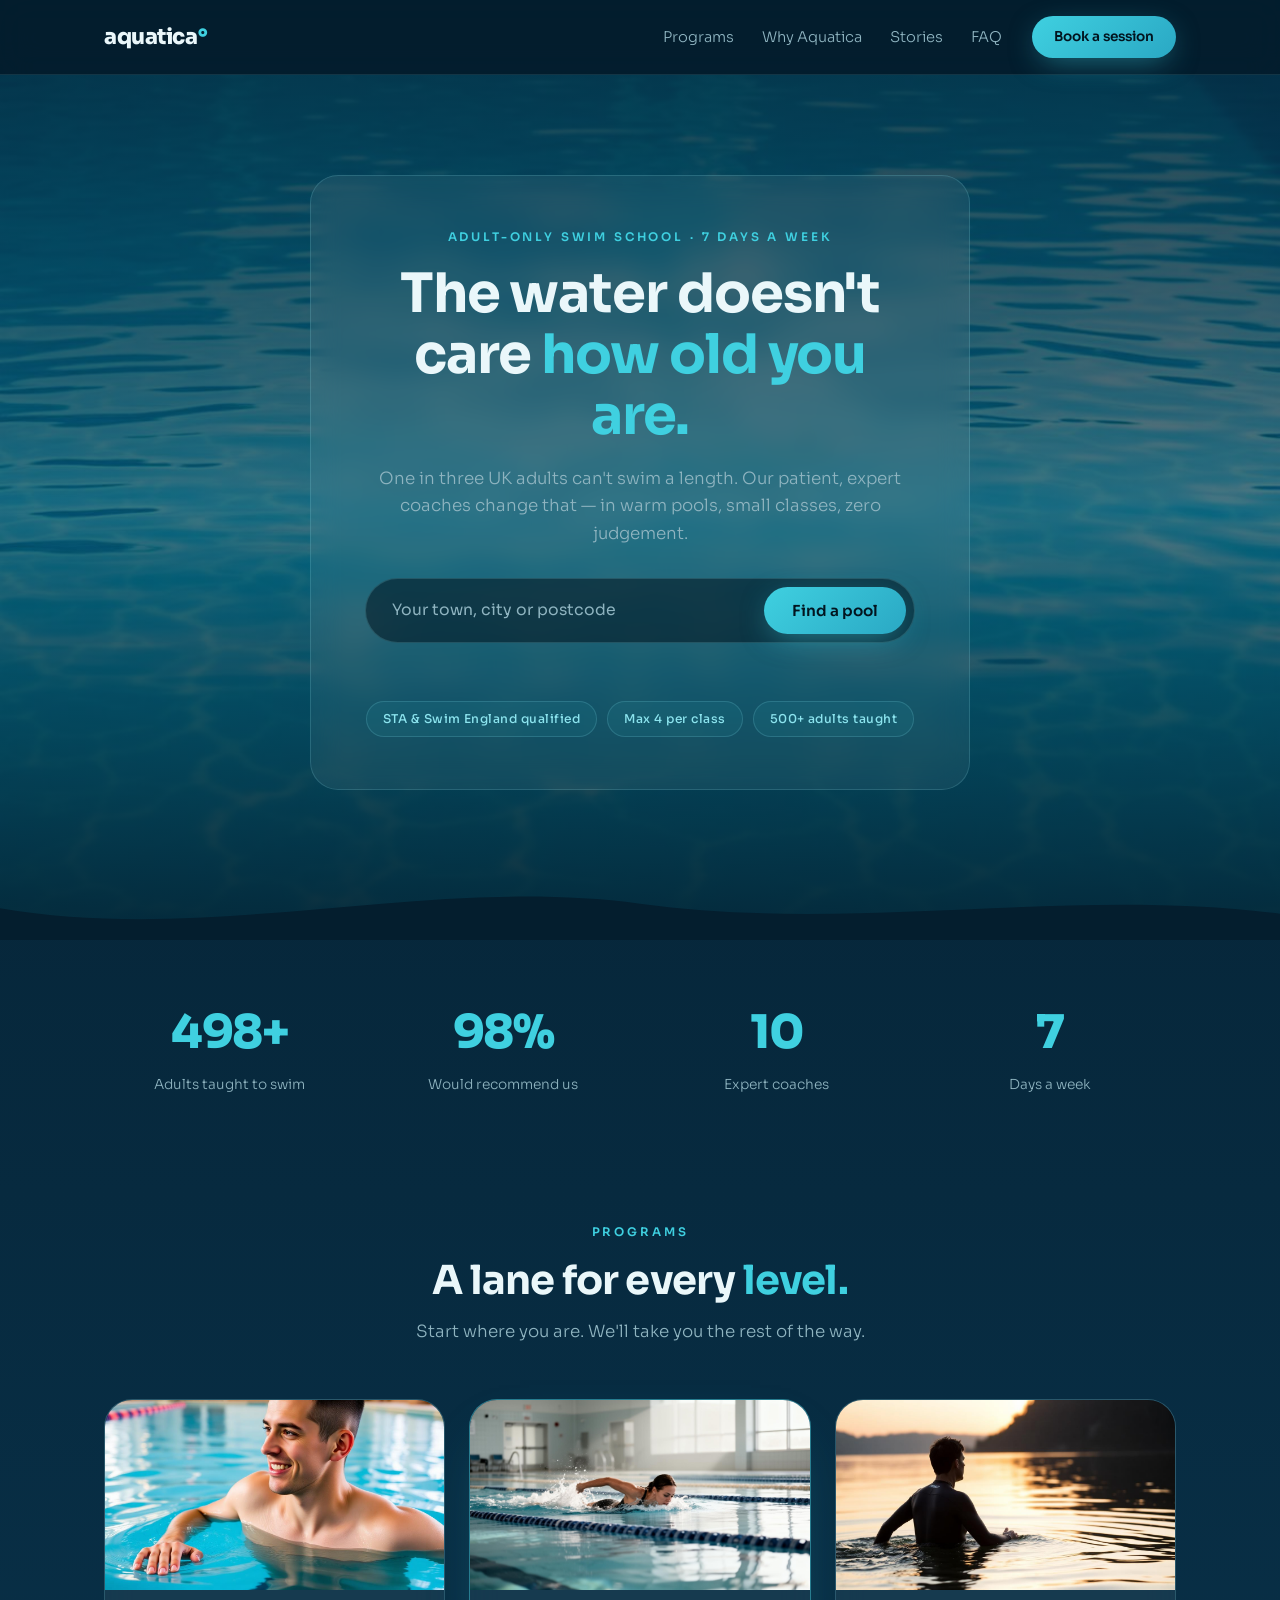
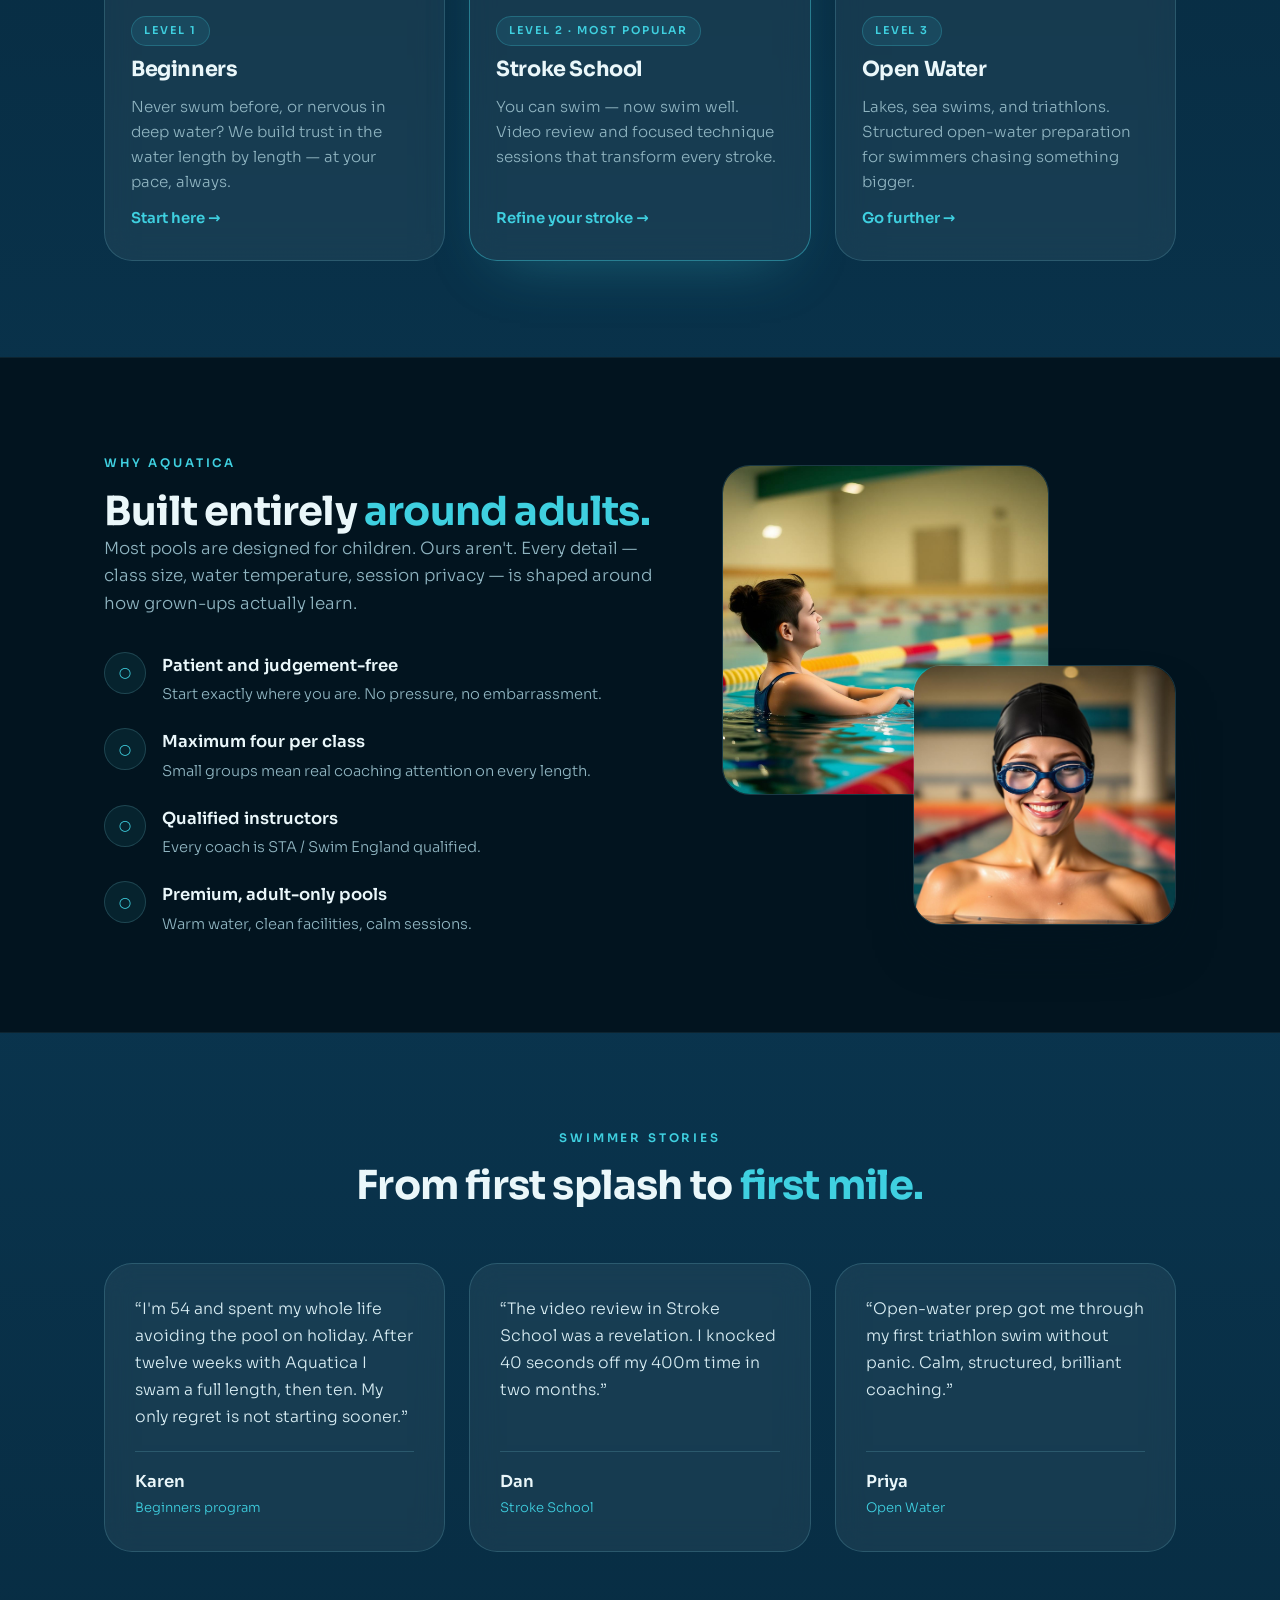
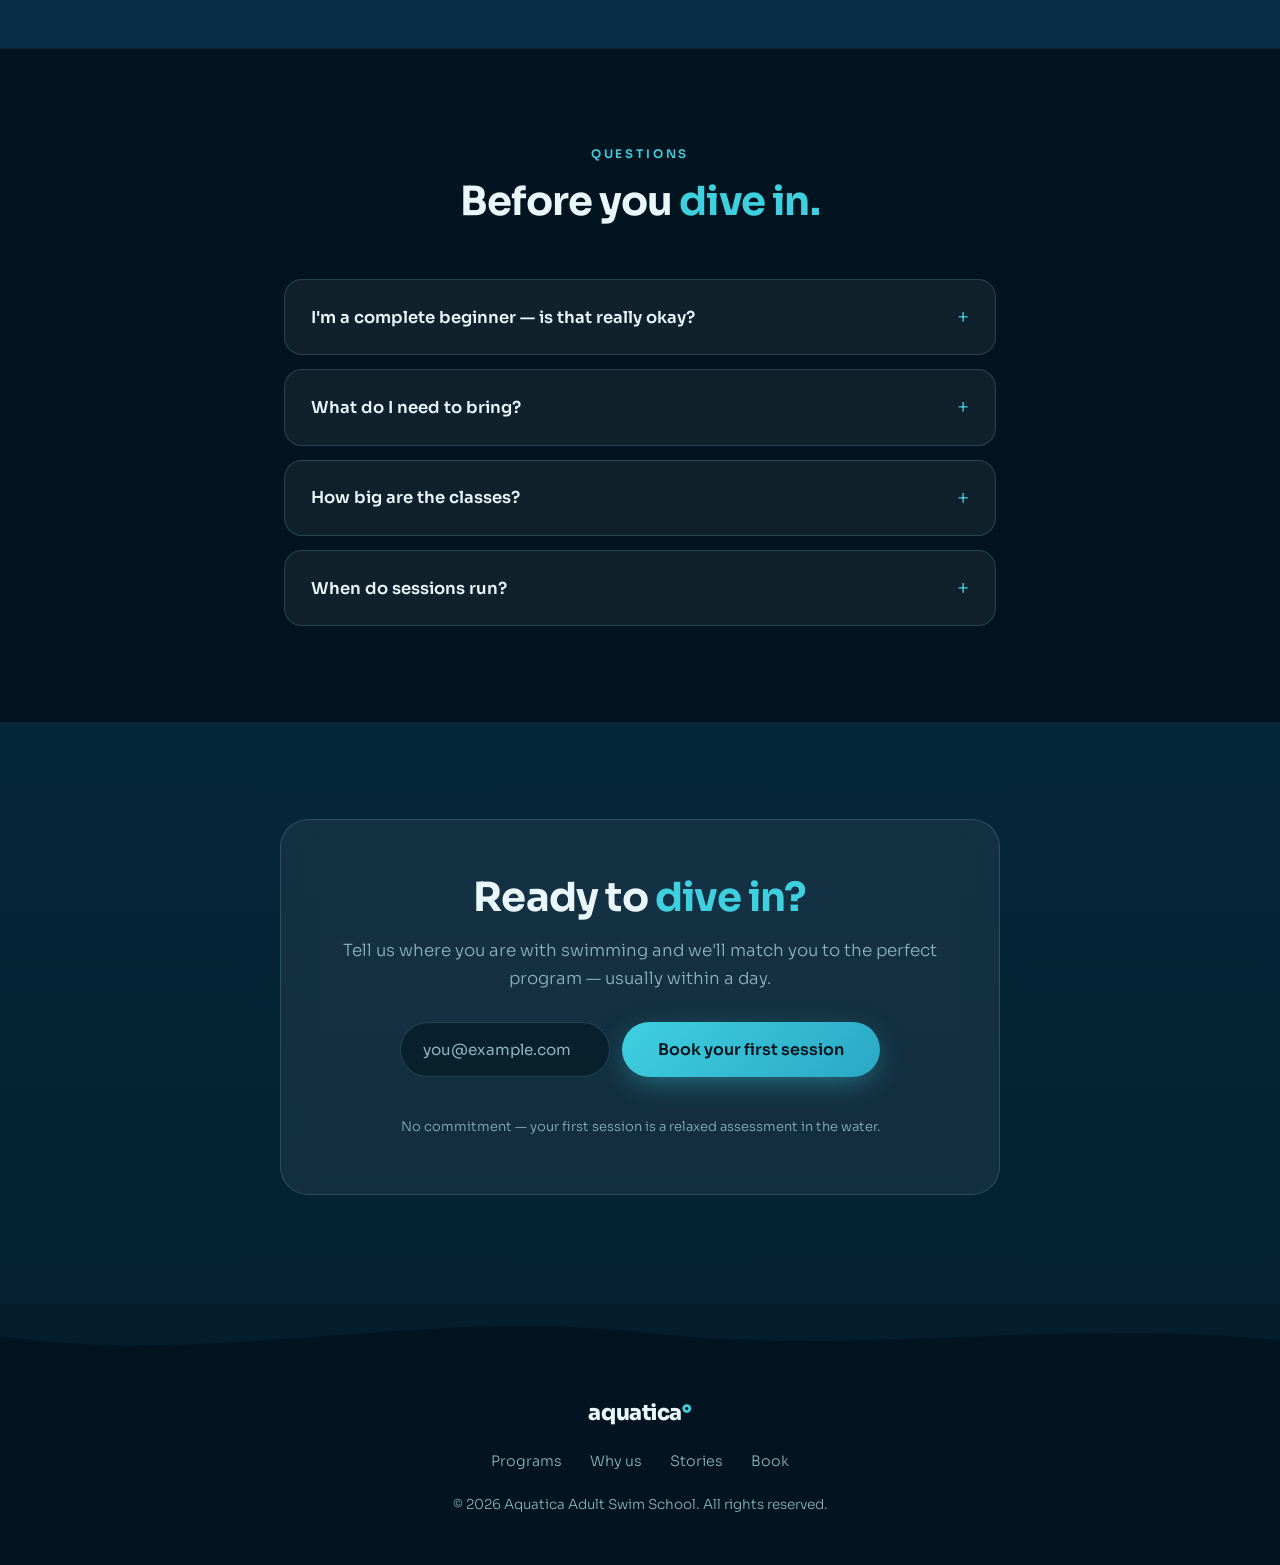
<file: portfolio/aquatica/index.html>
<!doctype html>
<html lang="en">
<head>
  <meta charset="utf-8" />
  <meta name="viewport" content="width=device-width,initial-scale=1" />
  <title>Aquatica — Adult Swim School | Learn to Swim with Confidence</title>
  <meta name="description" content="Aquatica is a specialist adult-only swim school. Patient, expert coaching in warm premium pools — beginners, stroke school, and open-water prep, 7 days a week." />
  <meta name="theme-color" content="#041e2e" />
  <meta property="og:type" content="website" />
  <meta property="og:title" content="Aquatica | Adult swim lessons for beginners & stroke improvement" />
  <meta property="og:description" content="Patient, adult-only swim programs in calm pools with expert coaching for every level." />
  <meta property="og:image" content="images/hero-swim.jpg" />
  <link rel="preconnect" href="https://fonts.googleapis.com" />
  <link rel="preconnect" href="https://fonts.gstatic.com" crossorigin />
  <link href="https://fonts.googleapis.com/css2?family=Sora:wght@300;400;500;600;700;800&display=swap" rel="stylesheet" />
  <link rel="stylesheet" href="styles.css" />
</head>
<body>
  <a class="skip-link" href="#main">Skip to main content</a>

  <!-- NAV -->
  <header class="nav-wrap">
    <nav class="nav container" aria-label="Primary navigation">
      <a href="#main" class="wordmark">aquatica<span>°</span></a>
      <div class="nav-links" id="primary-navigation" data-visible="false">
        <a href="#programs">Programs</a>
        <a href="#why">Why Aquatica</a>
        <a href="#stories">Stories</a>
        <a href="#faq">FAQ</a>
      </div>
      <a href="#book" class="btn btn-glow btn-sm nav-cta">Book a session</a>
      <button type="button" class="nav-toggle" aria-expanded="false" aria-controls="primary-navigation" aria-label="Toggle navigation">
        <span></span><span></span>
      </button>
    </nav>
  </header>

  <main id="main">

  <!-- HERO -->
  <section class="hero">
    <div class="hero-bg" aria-hidden="true">
      <div class="hero-img" style="background-image:url('images/water.jpg')"></div>
      <div class="hero-tint"></div>
    </div>
    <div class="container hero-inner">
      <div class="glass hero-panel reveal">
        <p class="eyebrow">Adult-only swim school · 7 days a week</p>
        <h1>The water doesn't care <span class="aqua">how old you are.</span></h1>
        <p class="lede">One in three UK adults can't swim a length. Our patient, expert coaches change that — in warm pools, small classes, zero judgement.</p>
        <form class="search" novalidate>
          <label class="sr-only" for="pool-search">Search by town, city or postcode</label>
          <input id="pool-search" type="search" placeholder="Your town, city or postcode" aria-describedby="pool-search-feedback" />
          <button class="btn btn-glow" type="submit">Find a pool</button>
        </form>
        <p class="search-feedback" id="pool-search-feedback" aria-live="polite"></p>
        <div class="hero-badges">
          <span>STA &amp; Swim England qualified</span>
          <span>Max 4 per class</span>
          <span>500+ adults taught</span>
        </div>
      </div>
    </div>
    <svg class="wave" viewBox="0 0 1440 90" preserveAspectRatio="none" aria-hidden="true">
      <path d="M0,48 C240,95 480,5 720,42 C960,80 1200,20 1440,55 L1440,90 L0,90 Z" fill="currentColor"/>
    </svg>
  </section>

  <!-- STATS -->
  <section class="stats">
    <div class="container stats-grid">
      <div class="reveal"><span class="stat-n" data-count="500" data-suffix="+">0</span><span class="stat-l">Adults taught to swim</span></div>
      <div class="reveal"><span class="stat-n" data-count="98" data-suffix="%">0</span><span class="stat-l">Would recommend us</span></div>
      <div class="reveal"><span class="stat-n" data-count="10">0</span><span class="stat-l">Expert coaches</span></div>
      <div class="reveal"><span class="stat-n" data-count="7">0</span><span class="stat-l">Days a week</span></div>
    </div>
  </section>

  <!-- PROGRAMS -->
  <section id="programs" class="section">
    <div class="container">
      <div class="sec-head reveal">
        <p class="eyebrow">Programs</p>
        <h2>A lane for every <span class="aqua">level.</span></h2>
        <p class="lede">Start where you are. We'll take you the rest of the way.</p>
      </div>
      <div class="programs">
        <article class="glass program reveal">
          <div class="program-img"><img src="images/beginner.jpg" alt="A beginner adult swimmer gaining confidence" loading="lazy" /></div>
          <div class="program-body">
            <span class="program-tag">Level 1</span>
            <h3>Beginners</h3>
            <p>Never swum before, or nervous in deep water? We build trust in the water length by length — at your pace, always.</p>
            <a href="#book" class="link-arrow">Start here <span aria-hidden="true">→</span></a>
          </div>
        </article>
        <article class="glass program program-featured reveal">
          <div class="program-img"><img src="images/hero-swim.jpg" alt="Swimmer refining freestyle technique" loading="lazy" /></div>
          <div class="program-body">
            <span class="program-tag">Level 2 · Most popular</span>
            <h3>Stroke School</h3>
            <p>You can swim — now swim well. Video review and focused technique sessions that transform every stroke.</p>
            <a href="#book" class="link-arrow">Refine your stroke <span aria-hidden="true">→</span></a>
          </div>
        </article>
        <article class="glass program reveal">
          <div class="program-img"><img src="images/openwater.jpg" alt="Open water swimmer training in a lake" loading="lazy" /></div>
          <div class="program-body">
            <span class="program-tag">Level 3</span>
            <h3>Open Water</h3>
            <p>Lakes, sea swims, and triathlons. Structured open-water preparation for swimmers chasing something bigger.</p>
            <a href="#book" class="link-arrow">Go further <span aria-hidden="true">→</span></a>
          </div>
        </article>
      </div>
    </div>
  </section>

  <!-- WHY -->
  <section id="why" class="section sec-deep">
    <div class="container why-grid">
      <div class="why-copy reveal">
        <p class="eyebrow">Why Aquatica</p>
        <h2>Built entirely <span class="aqua">around adults.</span></h2>
        <p class="lede">Most pools are designed for children. Ours aren't. Every detail — class size, water temperature, session privacy — is shaped around how grown-ups actually learn.</p>
        <ul class="features">
          <li>
            <span class="ficon" aria-hidden="true">○</span>
            <div><strong>Patient and judgement-free</strong><p>Start exactly where you are. No pressure, no embarrassment.</p></div>
          </li>
          <li>
            <span class="ficon" aria-hidden="true">○</span>
            <div><strong>Maximum four per class</strong><p>Small groups mean real coaching attention on every length.</p></div>
          </li>
          <li>
            <span class="ficon" aria-hidden="true">○</span>
            <div><strong>Qualified instructors</strong><p>Every coach is STA / Swim England qualified.</p></div>
          </li>
          <li>
            <span class="ficon" aria-hidden="true">○</span>
            <div><strong>Premium, adult-only pools</strong><p>Warm water, clean facilities, calm sessions.</p></div>
          </li>
        </ul>
      </div>
      <div class="why-photos reveal" aria-hidden="true">
        <div class="why-photo wp-a"><img src="images/coach.jpg" alt="" loading="lazy" /></div>
        <div class="why-photo wp-b"><img src="images/swimmer-portrait.jpg" alt="" loading="lazy" /></div>
      </div>
    </div>
  </section>

  <!-- STORIES -->
  <section id="stories" class="section">
    <div class="container">
      <div class="sec-head reveal">
        <p class="eyebrow">Swimmer stories</p>
        <h2>From first splash to <span class="aqua">first mile.</span></h2>
      </div>
      <div class="stories">
        <figure class="glass story reveal">
          <blockquote>“I'm 54 and spent my whole life avoiding the pool on holiday. After twelve weeks with Aquatica I swam a full length, then ten. My only regret is not starting sooner.”</blockquote>
          <figcaption><strong>Karen</strong><span>Beginners program</span></figcaption>
        </figure>
        <figure class="glass story reveal">
          <blockquote>“The video review in Stroke School was a revelation. I knocked 40 seconds off my 400m time in two months.”</blockquote>
          <figcaption><strong>Dan</strong><span>Stroke School</span></figcaption>
        </figure>
        <figure class="glass story reveal">
          <blockquote>“Open-water prep got me through my first triathlon swim without panic. Calm, structured, brilliant coaching.”</blockquote>
          <figcaption><strong>Priya</strong><span>Open Water</span></figcaption>
        </figure>
      </div>
    </div>
  </section>

  <!-- FAQ -->
  <section id="faq" class="section sec-deep">
    <div class="container faq-wrap">
      <div class="sec-head reveal">
        <p class="eyebrow">Questions</p>
        <h2>Before you <span class="aqua">dive in.</span></h2>
      </div>
      <div class="faq-list reveal">
        <details>
          <summary>I'm a complete beginner — is that really okay?<span class="faq-x" aria-hidden="true">+</span></summary>
          <p>It's exactly who we built Aquatica for. Most of our beginners have never swum a length in their life. You'll start in shallow, warm water and progress only when you're ready.</p>
        </details>
        <details>
          <summary>What do I need to bring?<span class="faq-x" aria-hidden="true">+</span></summary>
          <p>Just swimwear, a towel, and goggles if you have them. We provide everything else, including floats and training aids.</p>
        </details>
        <details>
          <summary>How big are the classes?<span class="faq-x" aria-hidden="true">+</span></summary>
          <p>Never more than four swimmers per coach. Private one-to-one sessions are also available on request.</p>
        </details>
        <details>
          <summary>When do sessions run?<span class="faq-x" aria-hidden="true">+</span></summary>
          <p>Seven days a week — mornings, evenings, and weekends — so lessons fit around your work, not the other way round.</p>
        </details>
      </div>
    </div>
  </section>

  <!-- CTA -->
  <section id="book" class="cta">
    <div class="container">
      <div class="glass cta-panel reveal">
        <h2>Ready to <span class="aqua">dive in?</span></h2>
        <p class="lede">Tell us where you are with swimming and we'll match you to the perfect program — usually within a day.</p>
        <form class="cta-form" novalidate>
          <label class="sr-only" for="cta-email">Your email address</label>
          <input id="cta-email" type="email" placeholder="you@example.com" required />
          <button class="btn btn-glow btn-lg" type="submit">Book your first session</button>
        </form>
        <p class="cta-feedback" aria-live="polite"></p>
        <p class="cta-note">No commitment — your first session is a relaxed assessment in the water.</p>
      </div>
    </div>
  </section>

  </main>

  <!-- FOOTER -->
  <footer class="footer">
    <svg class="wave wave-footer" viewBox="0 0 1440 90" preserveAspectRatio="none" aria-hidden="true">
      <path d="M0,48 C240,95 480,5 720,42 C960,80 1200,20 1440,55 L1440,0 L0,0 Z" fill="currentColor"/>
    </svg>
    <div class="container footer-inner">
      <a href="#main" class="wordmark">aquatica<span>°</span></a>
      <nav class="footer-nav" aria-label="Footer">
        <a href="#programs">Programs</a>
        <a href="#why">Why us</a>
        <a href="#stories">Stories</a>
        <a href="#book">Book</a>
      </nav>
      <p class="muted">© <span id="year"></span> Aquatica Adult Swim School. All rights reserved.</p>
    </div>
  </footer>

  <script src="script.js" defer></script>
</body>
</html>
</file>
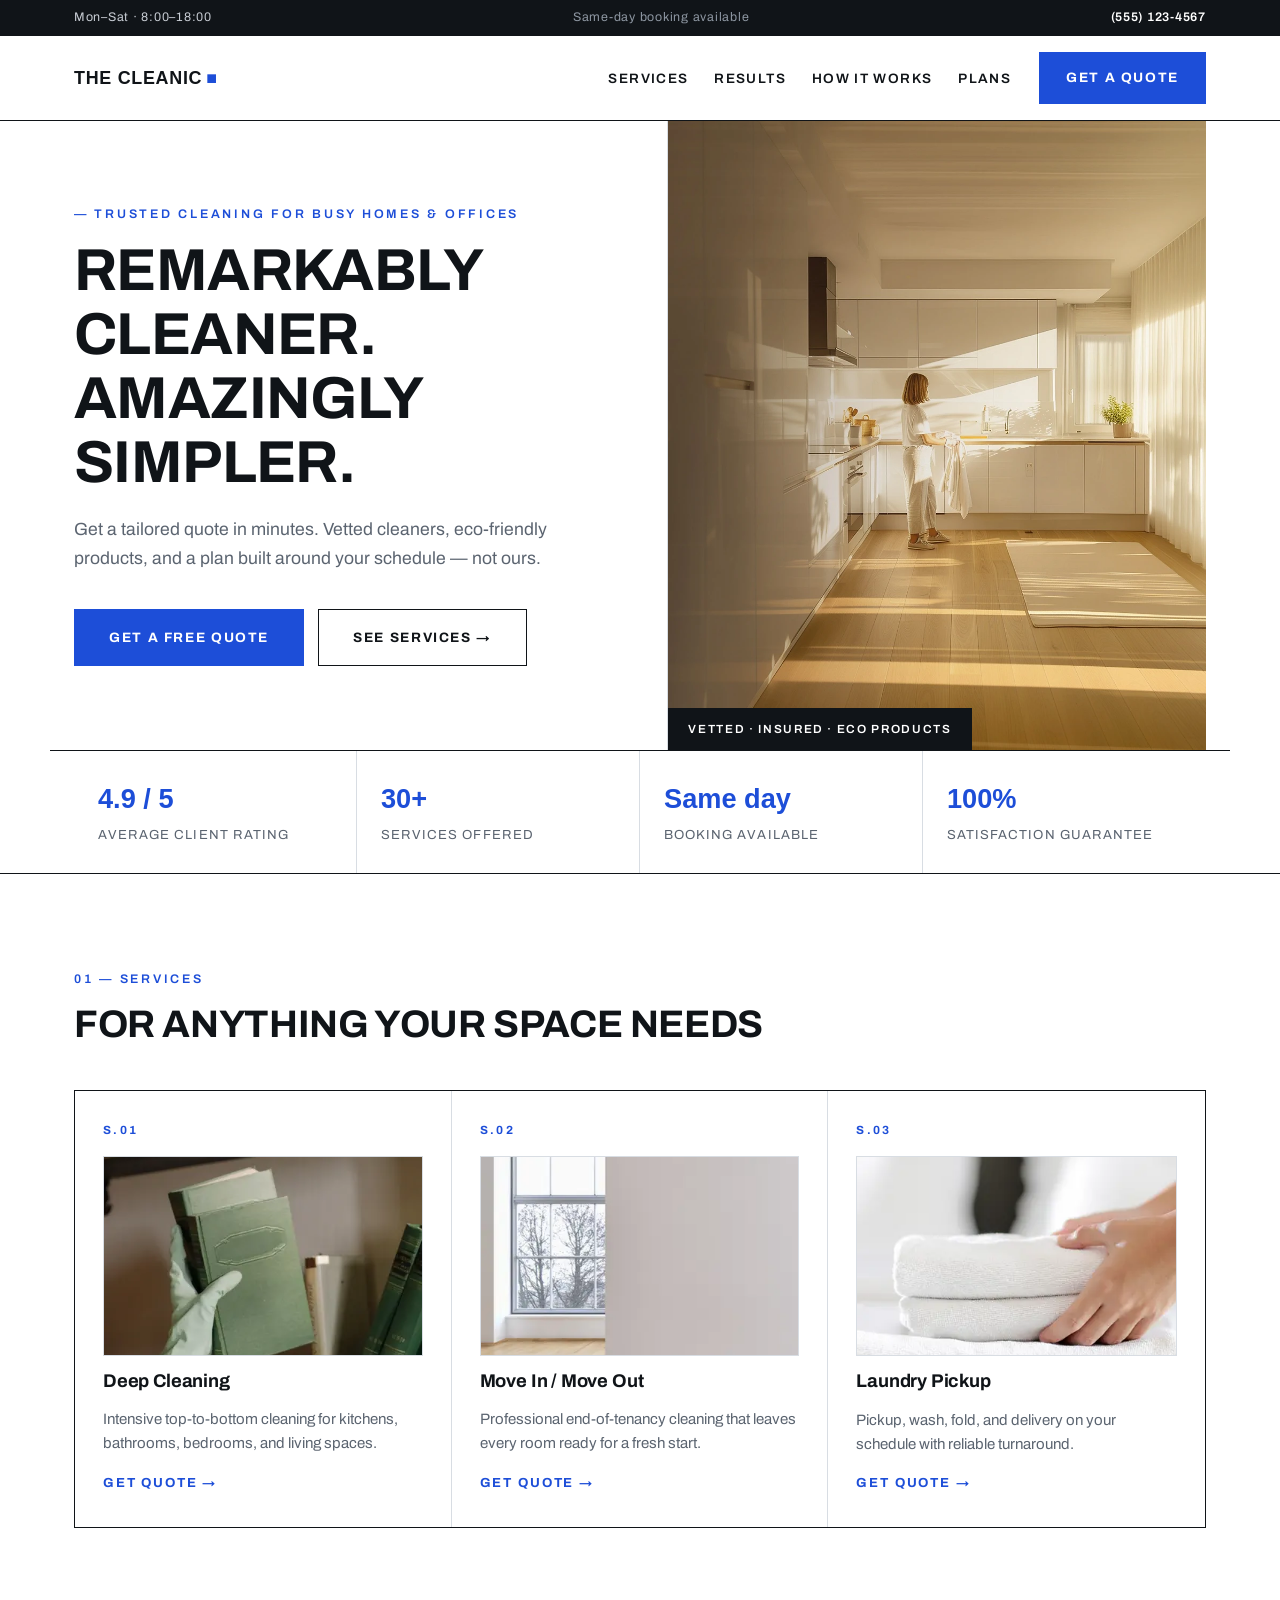
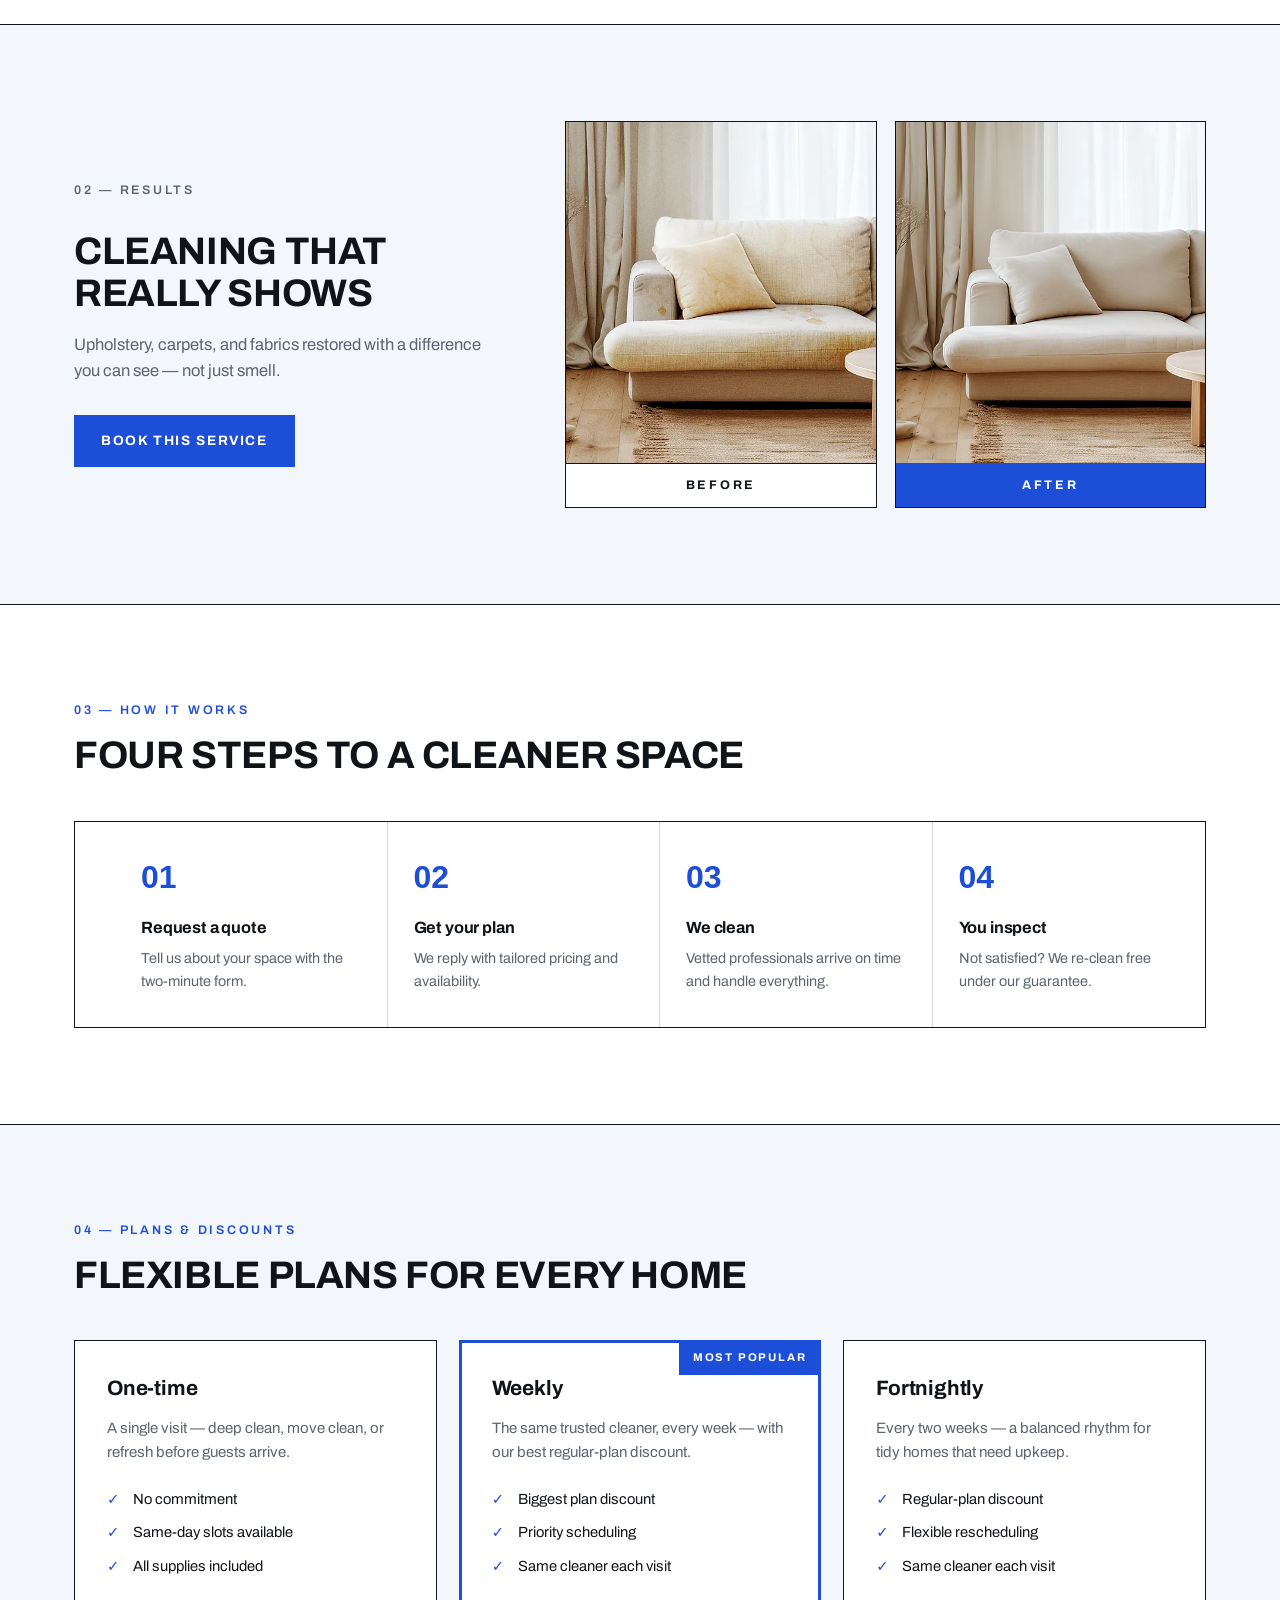
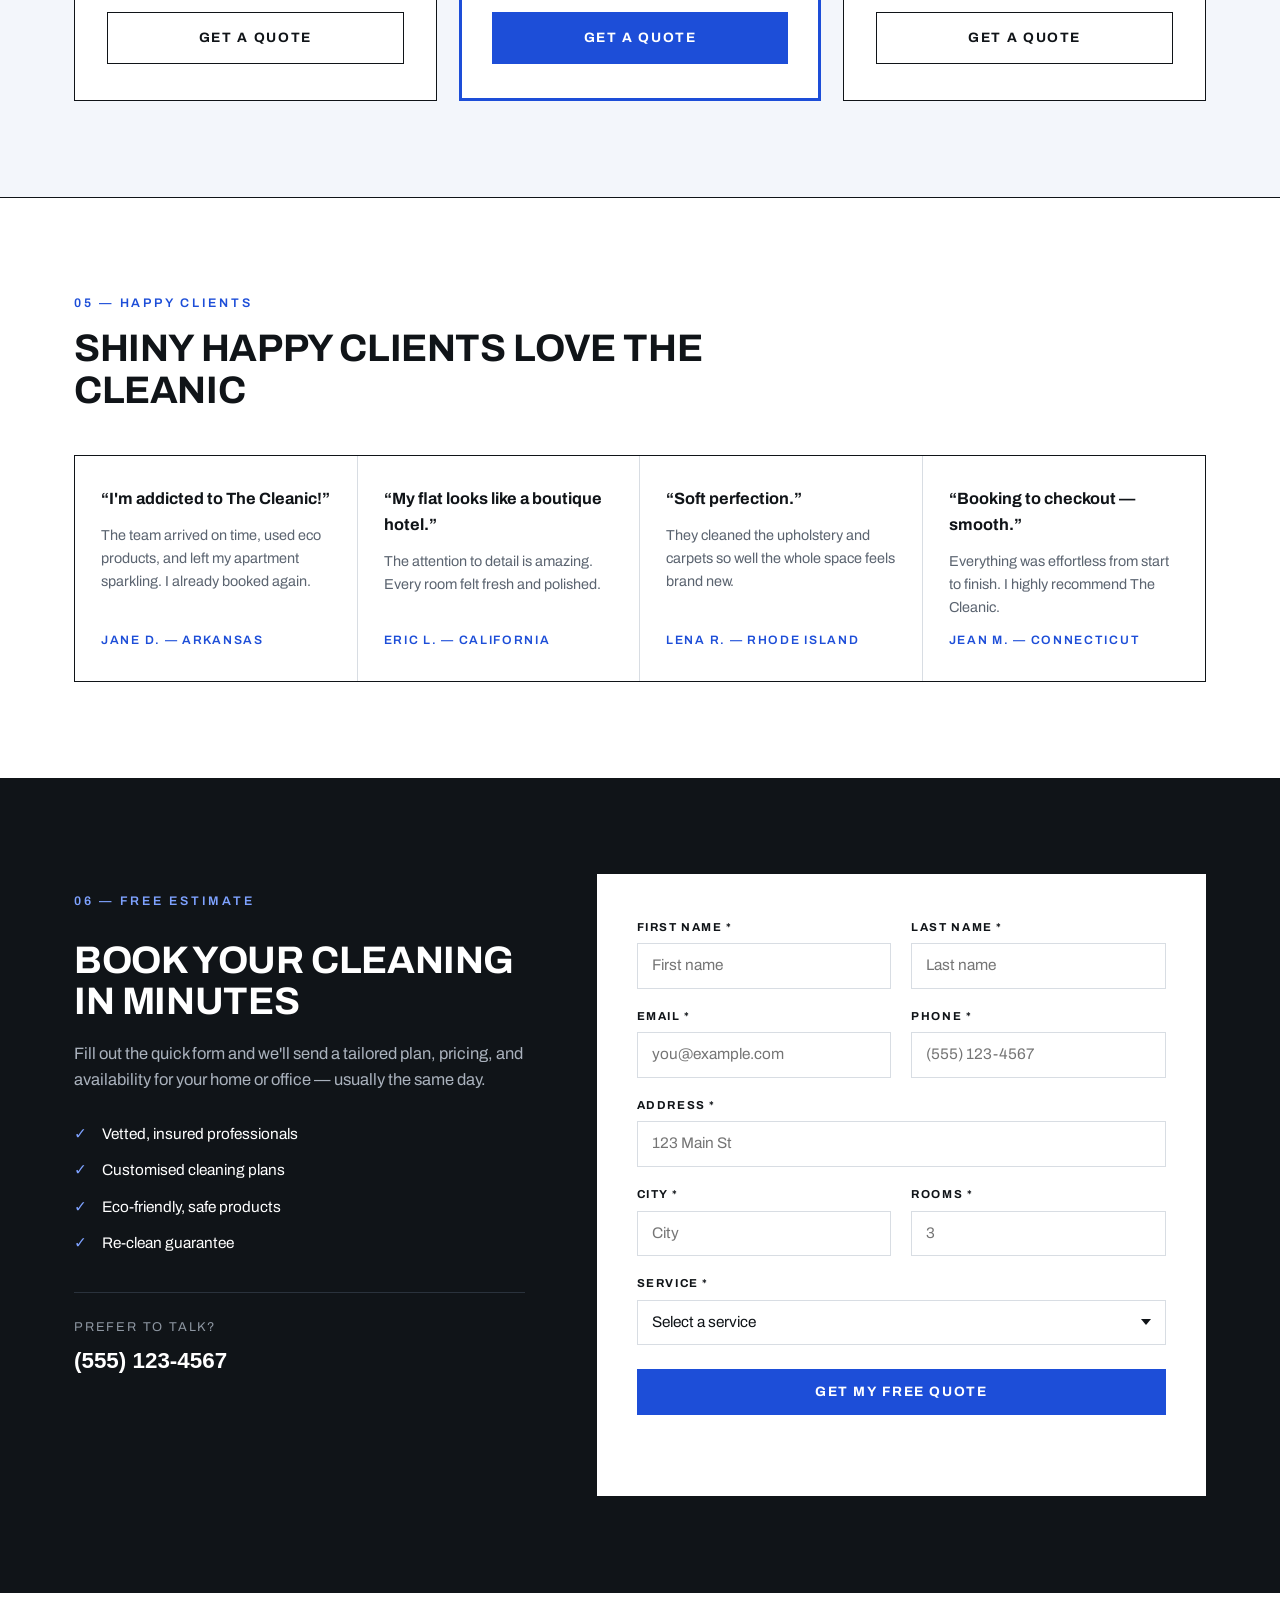
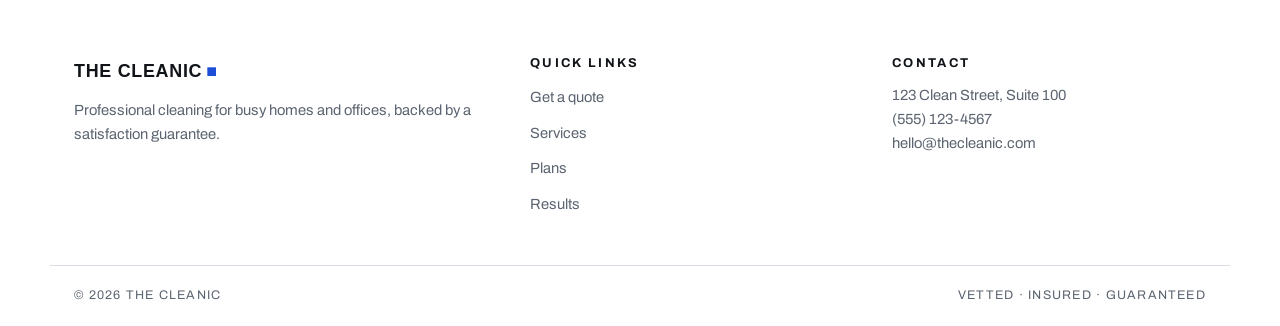
<file: portfolio/cleanic/index.html>
<!DOCTYPE html>
<html lang="en">
<head>
    <meta charset="UTF-8">
    <meta name="viewport" content="width=device-width, initial-scale=1.0">
    <title>The Cleanic — Home &amp; Office Cleaning | Free Quotes in Minutes</title>
    <meta name="description" content="Professional home and office cleaning with fast online quotes, flexible plans, vetted local cleaners, and a satisfaction guarantee. Same-day booking available.">
    <link rel="stylesheet" href="CSS/Normalize.css">
    <link rel="stylesheet" href="CSS/style.css">
    <link rel="preconnect" href="https://fonts.googleapis.com">
    <link rel="preconnect" href="https://fonts.gstatic.com" crossorigin>
    <link href="https://fonts.googleapis.com/css2?family=Archivo:wght@400;500;600;700;800&family=Archivo+Expanded:wght@600;700;800&display=swap" rel="stylesheet">
</head>
<body>
    <!-- Utility bar -->
    <div class="util-bar">
        <div class="container util-inner">
            <span>Mon–Sat · 8:00–18:00</span>
            <span class="util-mid">Same-day booking available</span>
            <a href="tel:+15551234567">(555) 123-4567</a>
        </div>
    </div>

    <header class="site-header">
        <div class="container header-inner">
            <a href="#home" class="brand">THE CLEANIC<span>■</span></a>
            <input type="checkbox" id="menu-toggle" class="menu-toggle" aria-label="Toggle navigation">
            <label for="menu-toggle" class="menu-button" aria-label="Open navigation menu">
                <span></span><span></span><span></span>
            </label>
            <nav class="main-nav" aria-label="Primary navigation">
                <ul>
                    <li><a href="#services">Services</a></li>
                    <li><a href="#proof">Results</a></li>
                    <li><a href="#process">How it works</a></li>
                    <li><a href="#plans">Plans</a></li>
                </ul>
                <a href="#estimate" class="button button-primary">Get a quote</a>
            </nav>
        </div>
    </header>

    <main>
        <!-- HERO -->
        <section id="home" class="hero">
            <div class="container hero-grid">
                <div class="hero-copy">
                    <p class="label">— Trusted cleaning for busy homes &amp; offices</p>
                    <h1>Remarkably cleaner.<br>Amazingly simpler.</h1>
                    <p class="hero-text">Get a tailored quote in minutes. Vetted cleaners, eco-friendly products, and a plan built around your schedule — not ours.</p>
                    <div class="hero-actions">
                        <a href="#estimate" class="button button-primary button-lg">Get a free quote</a>
                        <a href="#services" class="button button-ghost button-lg">See services →</a>
                    </div>
                </div>
                <div class="hero-photo">
                    <img src="images/woman2.webp" alt="Professional cleaner at work" loading="eager">
                    <span class="hero-photo-tag">Vetted · Insured · Eco products</span>
                </div>
            </div>
            <div class="container hero-stats">
                <div><strong>4.9 / 5</strong><span>Average client rating</span></div>
                <div><strong>30+</strong><span>Services offered</span></div>
                <div><strong>Same day</strong><span>Booking available</span></div>
                <div><strong>100%</strong><span>Satisfaction guarantee</span></div>
            </div>
        </section>

        <!-- SERVICES -->
        <section id="services" class="section">
            <div class="container">
                <div class="sec-head">
                    <p class="label">01 — Services</p>
                    <h2>For anything your space needs</h2>
                </div>
                <div class="services-grid">
                    <article class="service-card">
                        <span class="card-num">S.01</span>
                        <img src="images/book.webp" alt="Deep cleaning of a living space" loading="lazy">
                        <h3>Deep Cleaning</h3>
                        <p>Intensive top-to-bottom cleaning for kitchens, bathrooms, bedrooms, and living spaces.</p>
                        <a href="#estimate" class="card-link">Get quote →</a>
                    </article>
                    <article class="service-card">
                        <span class="card-num">S.02</span>
                        <img src="images/floor.webp" alt="Move-in cleaning of an empty room" loading="lazy">
                        <h3>Move In / Move Out</h3>
                        <p>Professional end-of-tenancy cleaning that leaves every room ready for a fresh start.</p>
                        <a href="#estimate" class="card-link">Get quote →</a>
                    </article>
                    <article class="service-card">
                        <span class="card-num">S.03</span>
                        <img src="images/towel.webp" alt="Folded laundry ready for delivery" loading="lazy">
                        <h3>Laundry Pickup</h3>
                        <p>Pickup, wash, fold, and delivery on your schedule with reliable turnaround.</p>
                        <a href="#estimate" class="card-link">Get quote →</a>
                    </article>
                </div>
            </div>
        </section>

        <!-- BEFORE / AFTER -->
        <section id="proof" class="section sec-bordered">
            <div class="container ba-grid">
                <div class="ba-copy">
                    <p class="label">02 — Results</p>
                    <h2>Cleaning that really shows</h2>
                    <p>Upholstery, carpets, and fabrics restored with a difference you can see — not just smell.</p>
                    <a href="#estimate" class="button button-primary">Book this service</a>
                </div>
                <div class="ba-images">
                    <figure>
                        <img src="images/before.webp" alt="Couch before professional cleaning" loading="lazy">
                        <figcaption>Before</figcaption>
                    </figure>
                    <figure class="ba-after">
                        <img src="images/after.webp" alt="Couch after professional cleaning" loading="lazy">
                        <figcaption>After</figcaption>
                    </figure>
                </div>
            </div>
        </section>

        <!-- PROCESS -->
        <section id="process" class="section">
            <div class="container">
                <div class="sec-head">
                    <p class="label">03 — How it works</p>
                    <h2>Four steps to a cleaner space</h2>
                </div>
                <ol class="process-row">
                    <li><span>01</span><h3>Request a quote</h3><p>Tell us about your space with the two-minute form.</p></li>
                    <li><span>02</span><h3>Get your plan</h3><p>We reply with tailored pricing and availability.</p></li>
                    <li><span>03</span><h3>We clean</h3><p>Vetted professionals arrive on time and handle everything.</p></li>
                    <li><span>04</span><h3>You inspect</h3><p>Not satisfied? We re-clean free under our guarantee.</p></li>
                </ol>
            </div>
        </section>

        <!-- PLANS -->
        <section id="plans" class="section sec-bordered">
            <div class="container">
                <div class="sec-head">
                    <p class="label">04 — Plans &amp; discounts</p>
                    <h2>Flexible plans for every home</h2>
                </div>
                <div class="plans-grid">
                    <article class="plan-card">
                        <h3>One-time</h3>
                        <p class="plan-desc">A single visit — deep clean, move clean, or refresh before guests arrive.</p>
                        <ul>
                            <li>No commitment</li>
                            <li>Same-day slots available</li>
                            <li>All supplies included</li>
                        </ul>
                        <a href="#estimate" class="button button-ghost button-block">Get a quote</a>
                    </article>
                    <article class="plan-card plan-featured">
                        <span class="plan-tag">Most popular</span>
                        <h3>Weekly</h3>
                        <p class="plan-desc">The same trusted cleaner, every week — with our best regular-plan discount.</p>
                        <ul>
                            <li>Biggest plan discount</li>
                            <li>Priority scheduling</li>
                            <li>Same cleaner each visit</li>
                        </ul>
                        <a href="#estimate" class="button button-primary button-block">Get a quote</a>
                    </article>
                    <article class="plan-card">
                        <h3>Fortnightly</h3>
                        <p class="plan-desc">Every two weeks — a balanced rhythm for tidy homes that need upkeep.</p>
                        <ul>
                            <li>Regular-plan discount</li>
                            <li>Flexible rescheduling</li>
                            <li>Same cleaner each visit</li>
                        </ul>
                        <a href="#estimate" class="button button-ghost button-block">Get a quote</a>
                    </article>
                </div>
            </div>
        </section>

        <!-- TESTIMONIALS -->
        <section class="section">
            <div class="container">
                <div class="sec-head">
                    <p class="label">05 — Happy clients</p>
                    <h2>Shiny happy clients love The Cleanic</h2>
                </div>
                <div class="testimonial-grid">
                    <article class="testimonial-card">
                        <p class="t-title">“I'm addicted to The Cleanic!”</p>
                        <p class="t-text">The team arrived on time, used eco products, and left my apartment sparkling. I already booked again.</p>
                        <p class="t-author">Jane D. — Arkansas</p>
                    </article>
                    <article class="testimonial-card">
                        <p class="t-title">“My flat looks like a boutique hotel.”</p>
                        <p class="t-text">The attention to detail is amazing. Every room felt fresh and polished.</p>
                        <p class="t-author">Eric L. — California</p>
                    </article>
                    <article class="testimonial-card">
                        <p class="t-title">“Soft perfection.”</p>
                        <p class="t-text">They cleaned the upholstery and carpets so well the whole space feels brand new.</p>
                        <p class="t-author">Lena R. — Rhode Island</p>
                    </article>
                    <article class="testimonial-card">
                        <p class="t-title">“Booking to checkout — smooth.”</p>
                        <p class="t-text">Everything was effortless from start to finish. I highly recommend The Cleanic.</p>
                        <p class="t-author">Jean M. — Connecticut</p>
                    </article>
                </div>
            </div>
        </section>

        <!-- QUOTE FORM -->
        <section id="estimate" class="section estimate-section">
            <div class="container estimate-grid">
                <div class="estimate-copy">
                    <p class="label">06 — Free estimate</p>
                    <h2>Book your cleaning in minutes</h2>
                    <p>Fill out the quick form and we'll send a tailored plan, pricing, and availability for your home or office — usually the same day.</p>
                    <ul class="benefits-list">
                        <li>Vetted, insured professionals</li>
                        <li>Customised cleaning plans</li>
                        <li>Eco-friendly, safe products</li>
                        <li>Re-clean guarantee</li>
                    </ul>
                    <div class="estimate-contact">
                        <span>Prefer to talk?</span>
                        <a href="tel:+15551234567">(555) 123-4567</a>
                    </div>
                </div>
                <form class="estimate-form" novalidate>
                    <div class="field-group">
                        <label for="first">First name *</label>
                        <input type="text" id="first" name="first" placeholder="First name" required>
                    </div>
                    <div class="field-group">
                        <label for="last">Last name *</label>
                        <input type="text" id="last" name="last" placeholder="Last name" required>
                    </div>
                    <div class="field-group">
                        <label for="email">Email *</label>
                        <input type="email" id="email" name="email" placeholder="you@example.com" required>
                    </div>
                    <div class="field-group">
                        <label for="phone">Phone *</label>
                        <input type="tel" id="phone" name="phone" placeholder="(555) 123-4567" required>
                    </div>
                    <div class="field-group full-width">
                        <label for="address">Address *</label>
                        <input type="text" id="address" name="address" placeholder="123 Main St" required>
                    </div>
                    <div class="field-group">
                        <label for="city">City *</label>
                        <input type="text" id="city" name="city" placeholder="City" required>
                    </div>
                    <div class="field-group">
                        <label for="rooms">Rooms *</label>
                        <input type="number" id="rooms" name="rooms" placeholder="3" min="1" required>
                    </div>
                    <div class="field-group full-width">
                        <label for="service">Service *</label>
                        <select id="service" name="service" required>
                            <option value="" disabled selected>Select a service</option>
                            <option>Standard home cleaning</option>
                            <option>Deep cleaning</option>
                            <option>Move in / move out</option>
                            <option>Laundry pickup</option>
                            <option>Office cleaning</option>
                        </select>
                    </div>
                    <button type="submit" class="button button-primary button-block submit-button">Get my free quote</button>
                    <p class="form-feedback" aria-live="polite"></p>
                </form>
            </div>
        </section>
    </main>

    <footer class="site-footer">
        <div class="container footer-grid">
            <div>
                <a href="#home" class="brand footer-brand">THE CLEANIC<span>■</span></a>
                <p>Professional cleaning for busy homes and offices, backed by a satisfaction guarantee.</p>
            </div>
            <div>
                <h3>Quick links</h3>
                <ul>
                    <li><a href="#estimate">Get a quote</a></li>
                    <li><a href="#services">Services</a></li>
                    <li><a href="#plans">Plans</a></li>
                    <li><a href="#proof">Results</a></li>
                </ul>
            </div>
            <div>
                <h3>Contact</h3>
                <p>123 Clean Street, Suite 100</p>
                <p><a href="tel:+15551234567">(555) 123-4567</a></p>
                <p><a href="mailto:hello@thecleanic.com">hello@thecleanic.com</a></p>
            </div>
        </div>
        <div class="container footer-bottom">
            <span>© <span id="year"></span> The Cleanic</span>
            <span>Vetted · Insured · Guaranteed</span>
        </div>
    </footer>

    <script>
    document.addEventListener('DOMContentLoaded', function () {
        var form = document.querySelector('.estimate-form');
        var feedback = document.querySelector('.form-feedback');
        if (form && feedback) {
            form.addEventListener('submit', function (e) {
                e.preventDefault();
                var ok = true;
                form.querySelectorAll('[required]').forEach(function (field) {
                    var bad = !field.value || (field.type === 'email' && !field.checkValidity());
                    field.classList.toggle('field-error', bad);
                    if (bad) ok = false;
                });
                if (!ok) {
                    feedback.textContent = 'Please complete all required fields.';
                    feedback.classList.remove('ok');
                    return;
                }
                feedback.textContent = 'Thank you — your quote request is in. We’ll reply with a tailored plan today.';
                feedback.classList.add('ok');
                form.reset();
            });
            form.addEventListener('input', function (e) {
                e.target.classList.remove('field-error');
            });
        }
        var year = document.getElementById('year');
        if (year) year.textContent = new Date().getFullYear();
    });
    </script>
</body>
</html>
</file>
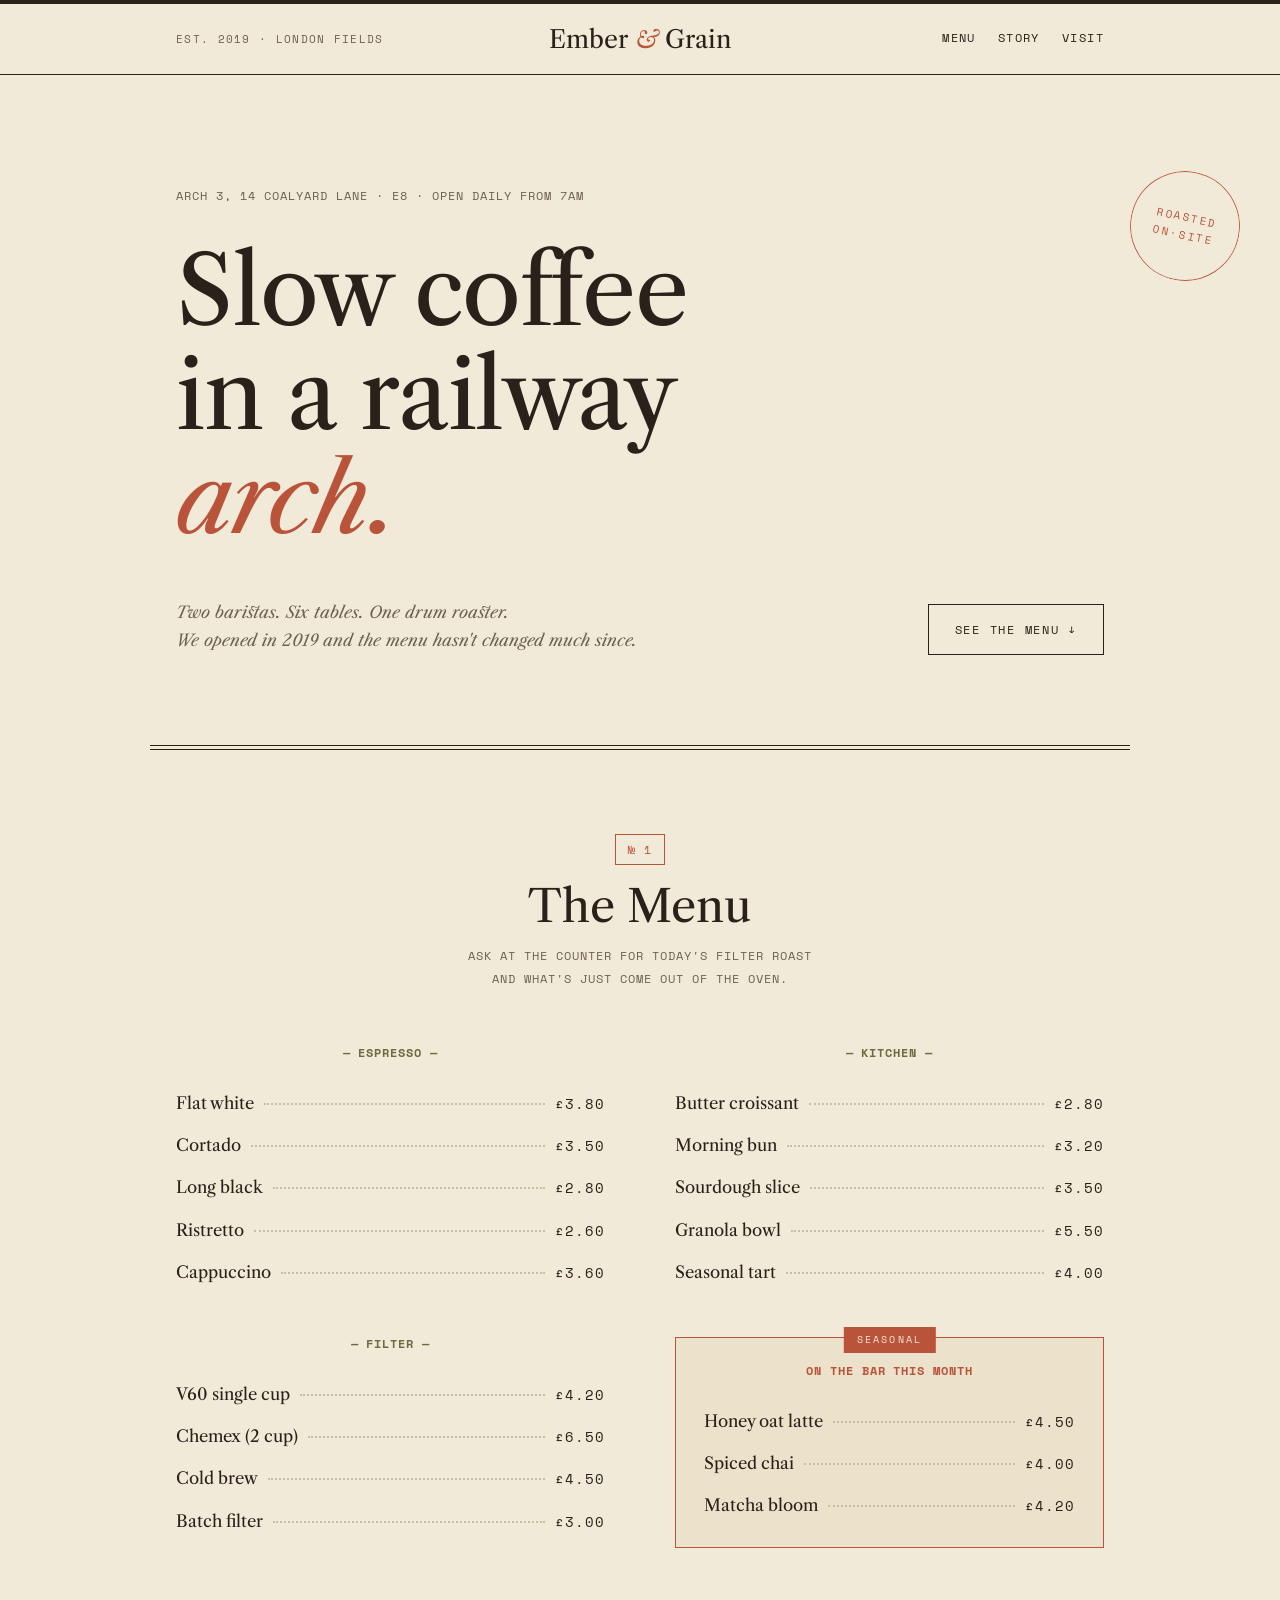
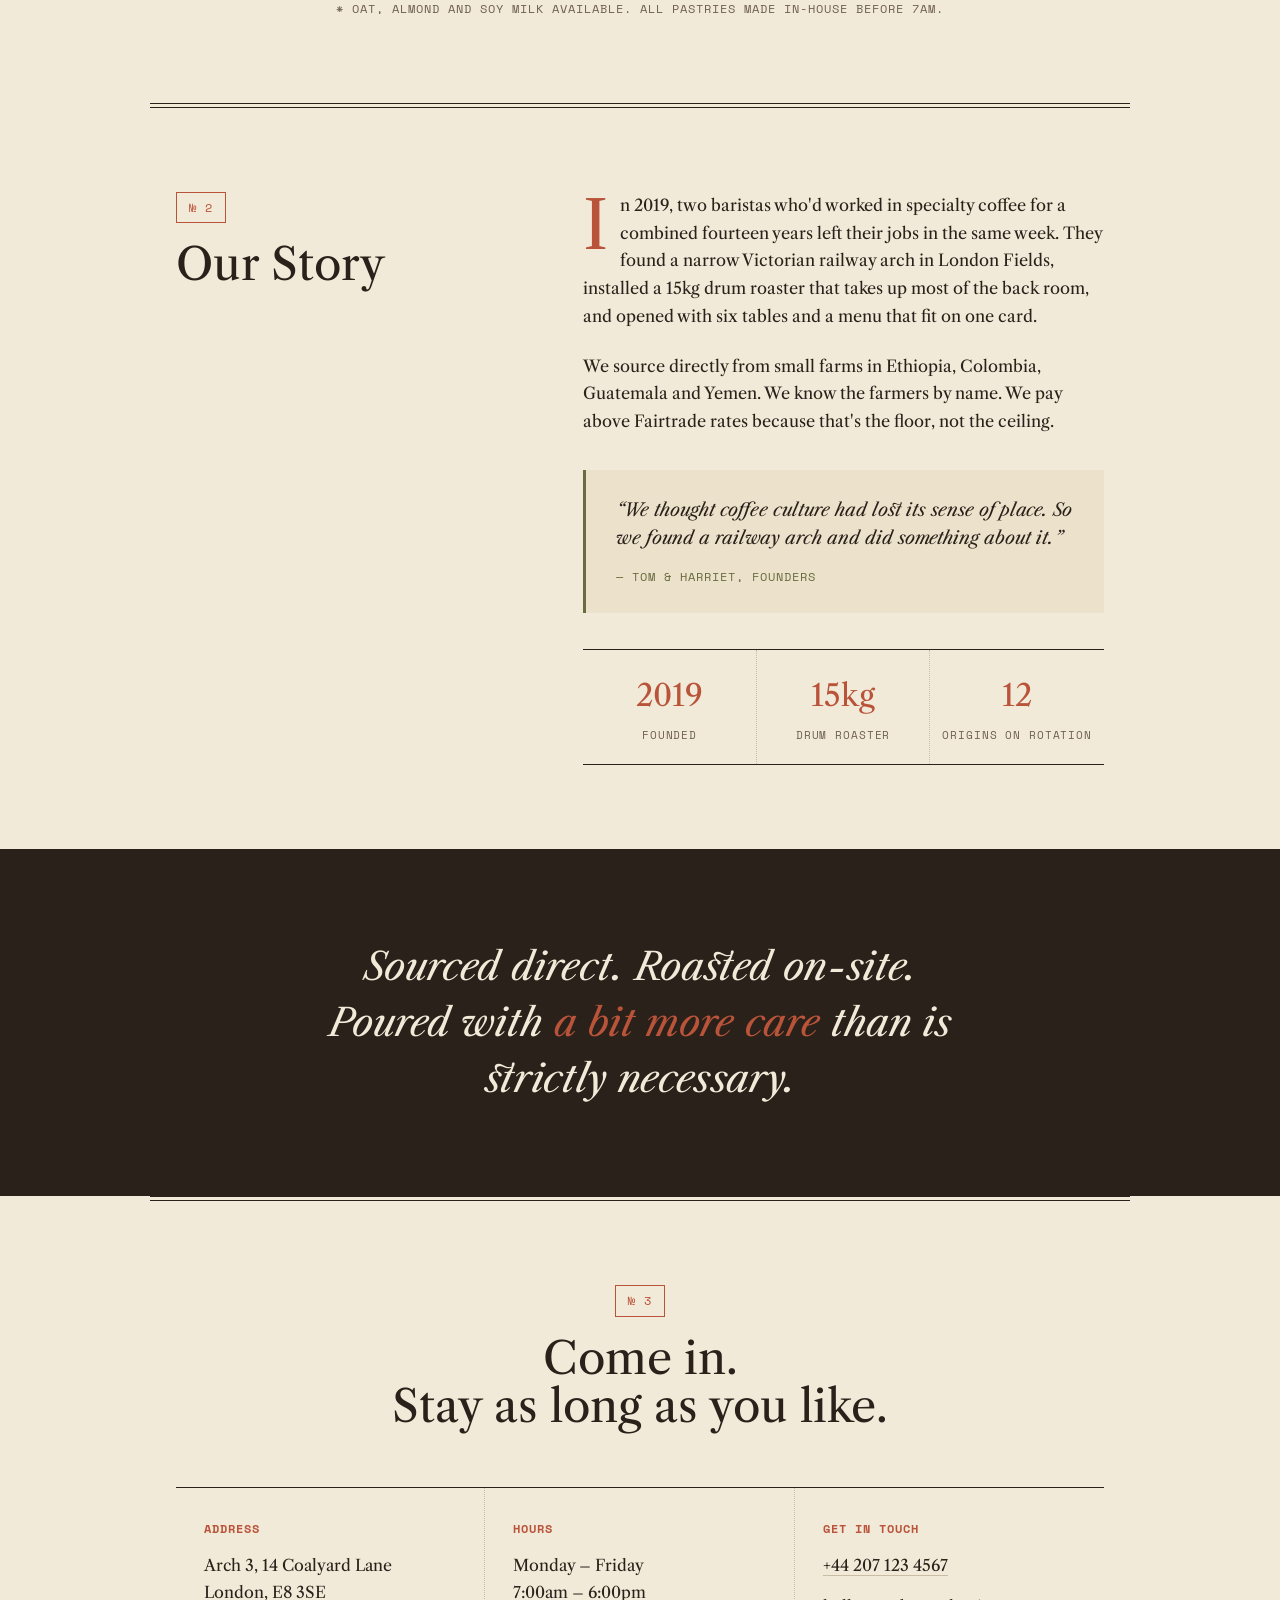
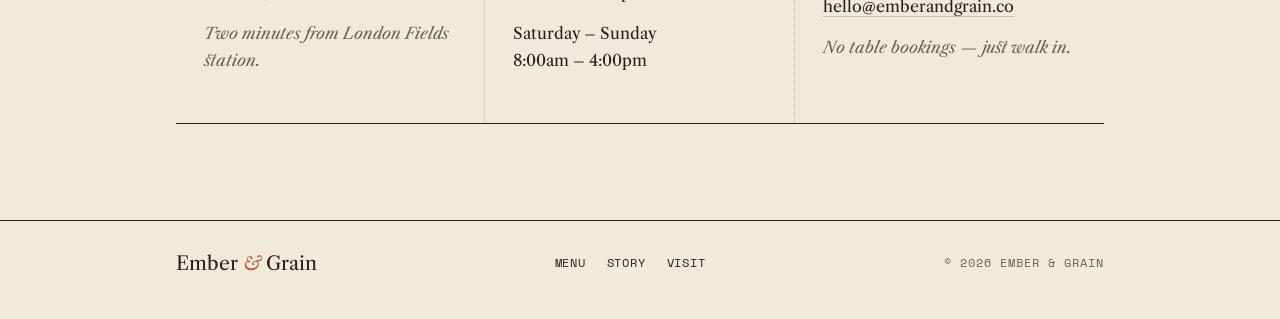
<file: portfolio/coffee/index.html>
<!doctype html>
<html lang="en">
<head>
  <meta charset="utf-8" />
  <meta name="viewport" content="width=device-width,initial-scale=1" />
  <title>Ember &amp; Grain — Slow Coffee, London E8</title>
  <meta name="description" content="Slow-craft coffee and baked goods in a railway arch off London Fields. Roasted on-site, sourced direct. Open daily from 7am." />
  <meta name="theme-color" content="#f2ead9" />
  <link rel="preconnect" href="https://fonts.googleapis.com" />
  <link rel="preconnect" href="https://fonts.gstatic.com" crossorigin />
  <link href="https://fonts.googleapis.com/css2?family=Libre+Caslon+Text:ital,wght@0,400;0,700;1,400&family=Space+Mono:wght@400;700&display=swap" rel="stylesheet" />
  <link rel="stylesheet" href="styles.css" />
</head>
<body>

  <a class="skip-link" href="#main">Skip to main content</a>

  <!-- MASTHEAD -->
  <header class="masthead">
    <div class="masthead-rule masthead-rule-top"></div>
    <div class="masthead-inner">
      <span class="masthead-est">Est. 2019 · London Fields</span>
      <a href="#main" class="masthead-brand">Ember <em>&amp;</em> Grain</a>
      <nav class="masthead-nav" aria-label="Primary navigation">
        <a href="#menu">Menu</a>
        <a href="#story">Story</a>
        <a href="#visit">Visit</a>
      </nav>
    </div>
    <div class="masthead-rule"></div>
  </header>

  <main id="main">

  <!-- COVER -->
  <section class="cover">
    <div class="container">
      <p class="cover-line mono">Arch 3, 14 Coalyard Lane · E8 · Open daily from 7am</p>
      <h1>Slow coffee<br>in a railway<br><em>arch.</em></h1>
      <div class="cover-foot">
        <p>Two baristas. Six tables. One drum roaster.<br>We opened in 2019 and the menu hasn't changed much since.</p>
        <a href="#menu" class="btn-ink">See the menu ↓</a>
      </div>
      <div class="cover-stamp" aria-hidden="true">
        <span>Roasted<br>on·site</span>
      </div>
    </div>
  </section>

  <div class="double-rule container" aria-hidden="true"></div>

  <!-- MENU -->
  <section id="menu" class="section-menu">
    <div class="container">
      <header class="menu-head">
        <span class="mono menu-no">№ 1</span>
        <h2>The Menu</h2>
        <p class="mono">Ask at the counter for today's filter roast<br>and what's just come out of the oven.</p>
      </header>

      <div class="menu-cols">
        <div class="menu-col">
          <div class="menu-cat">
            <h3 class="mono">— Espresso —</h3>
            <div class="menu-row"><span>Flat white</span><i></i><span class="mono">£3.80</span></div>
            <div class="menu-row"><span>Cortado</span><i></i><span class="mono">£3.50</span></div>
            <div class="menu-row"><span>Long black</span><i></i><span class="mono">£2.80</span></div>
            <div class="menu-row"><span>Ristretto</span><i></i><span class="mono">£2.60</span></div>
            <div class="menu-row"><span>Cappuccino</span><i></i><span class="mono">£3.60</span></div>
          </div>
          <div class="menu-cat">
            <h3 class="mono">— Filter —</h3>
            <div class="menu-row"><span>V60 single cup</span><i></i><span class="mono">£4.20</span></div>
            <div class="menu-row"><span>Chemex (2 cup)</span><i></i><span class="mono">£6.50</span></div>
            <div class="menu-row"><span>Cold brew</span><i></i><span class="mono">£4.50</span></div>
            <div class="menu-row"><span>Batch filter</span><i></i><span class="mono">£3.00</span></div>
          </div>
        </div>
        <div class="menu-col">
          <div class="menu-cat">
            <h3 class="mono">— Kitchen —</h3>
            <div class="menu-row"><span>Butter croissant</span><i></i><span class="mono">£2.80</span></div>
            <div class="menu-row"><span>Morning bun</span><i></i><span class="mono">£3.20</span></div>
            <div class="menu-row"><span>Sourdough slice</span><i></i><span class="mono">£3.50</span></div>
            <div class="menu-row"><span>Granola bowl</span><i></i><span class="mono">£5.50</span></div>
            <div class="menu-row"><span>Seasonal tart</span><i></i><span class="mono">£4.00</span></div>
          </div>
          <div class="menu-special">
            <h3 class="mono">On the bar this month</h3>
            <div class="menu-row"><span>Honey oat latte</span><i></i><span class="mono">£4.50</span></div>
            <div class="menu-row"><span>Spiced chai</span><i></i><span class="mono">£4.00</span></div>
            <div class="menu-row"><span>Matcha bloom</span><i></i><span class="mono">£4.20</span></div>
          </div>
        </div>
      </div>
      <p class="menu-foot mono">* Oat, almond and soy milk available. All pastries made in-house before 7am.</p>
    </div>
  </section>

  <div class="double-rule container" aria-hidden="true"></div>

  <!-- STORY -->
  <section id="story" class="section-story">
    <div class="container story-grid">
      <header class="story-head">
        <span class="mono menu-no">№ 2</span>
        <h2>Our Story</h2>
      </header>
      <div class="story-body">
        <p class="has-dropcap">In 2019, two baristas who'd worked in specialty coffee for a combined fourteen years left their jobs in the same week. They found a narrow Victorian railway arch in London Fields, installed a 15kg drum roaster that takes up most of the back room, and opened with six tables and a menu that fit on one card.</p>
        <p>We source directly from small farms in Ethiopia, Colombia, Guatemala and Yemen. We know the farmers by name. We pay above Fairtrade rates because that's the floor, not the ceiling.</p>
        <blockquote>
          “We thought coffee culture had lost its sense of place. So we found a railway arch and did something about it.”
          <cite class="mono">— Tom &amp; Harriet, founders</cite>
        </blockquote>
        <div class="story-facts">
          <div><span class="fact-n">2019</span><span class="mono">Founded</span></div>
          <div><span class="fact-n">15kg</span><span class="mono">Drum roaster</span></div>
          <div><span class="fact-n">12</span><span class="mono">Origins on rotation</span></div>
        </div>
      </div>
    </div>
  </section>

  <!-- PULL -->
  <section class="section-pull">
    <div class="container">
      <p class="pull-text">Sourced direct. Roasted on-site. Poured with <em>a bit more care</em> than is strictly necessary.</p>
    </div>
  </section>

  <div class="double-rule container" aria-hidden="true"></div>

  <!-- VISIT -->
  <section id="visit" class="section-visit">
    <div class="container">
      <header class="menu-head">
        <span class="mono menu-no">№ 3</span>
        <h2>Come in.<br>Stay as long as you like.</h2>
      </header>
      <div class="visit-grid">
        <div class="visit-block">
          <h3 class="mono">Address</h3>
          <p>Arch 3, 14 Coalyard Lane<br>London, E8 3SE</p>
          <p class="visit-note">Two minutes from London Fields station.</p>
        </div>
        <div class="visit-block">
          <h3 class="mono">Hours</h3>
          <p>Monday – Friday<br>7:00am – 6:00pm</p>
          <p>Saturday – Sunday<br>8:00am – 4:00pm</p>
        </div>
        <div class="visit-block">
          <h3 class="mono">Get in touch</h3>
          <p><a href="tel:+442071234567">+44 207 123 4567</a></p>
          <p><a href="mailto:hello@emberandgrain.co">hello@emberandgrain.co</a></p>
          <p class="visit-note">No table bookings — just walk in.</p>
        </div>
      </div>
    </div>
  </section>

  </main>

  <!-- FOOTER -->
  <footer class="site-footer">
    <div class="masthead-rule"></div>
    <div class="container footer-inner">
      <span class="footer-brand">Ember <em>&amp;</em> Grain</span>
      <nav class="footer-nav mono" aria-label="Footer">
        <a href="#menu">Menu</a>
        <a href="#story">Story</a>
        <a href="#visit">Visit</a>
      </nav>
      <span class="mono copyright">© <span id="year"></span> Ember &amp; Grain</span>
    </div>
  </footer>

  <script src="script.js" defer></script>
</body>
</html>
</file>
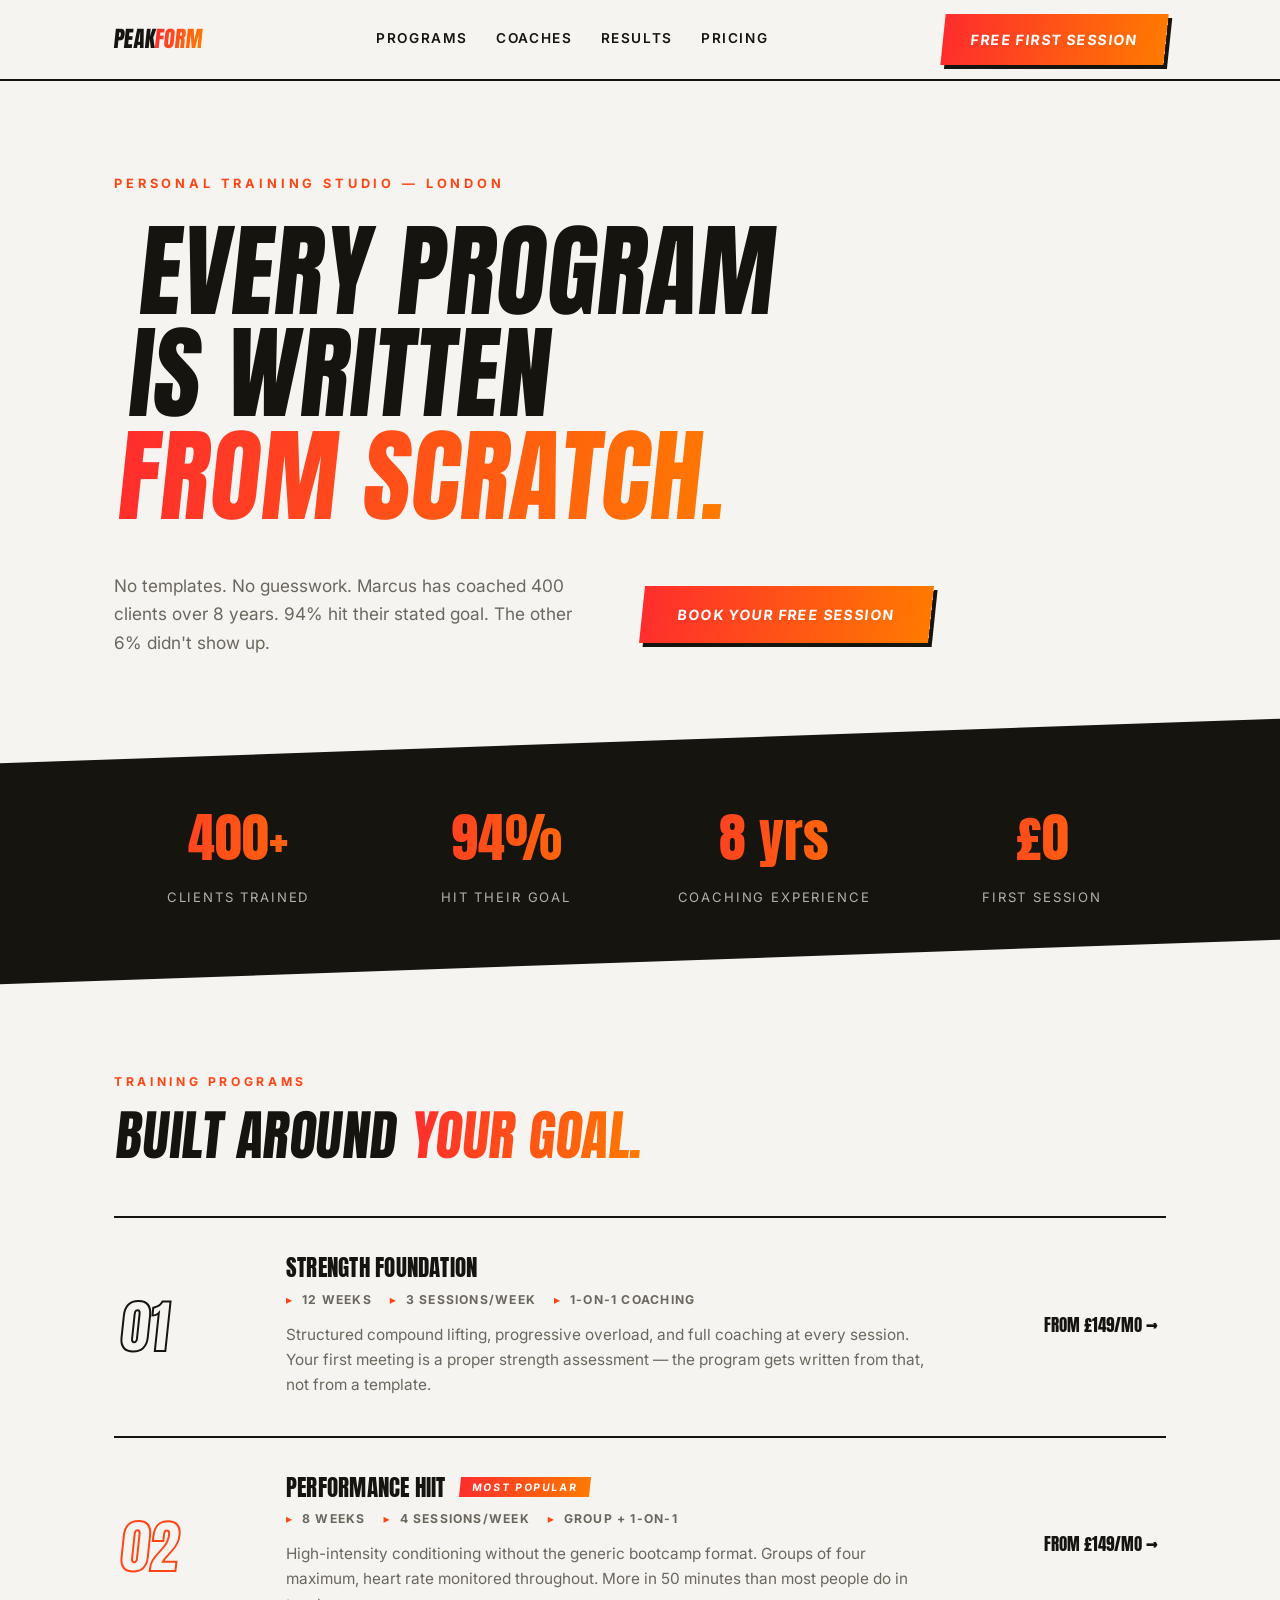
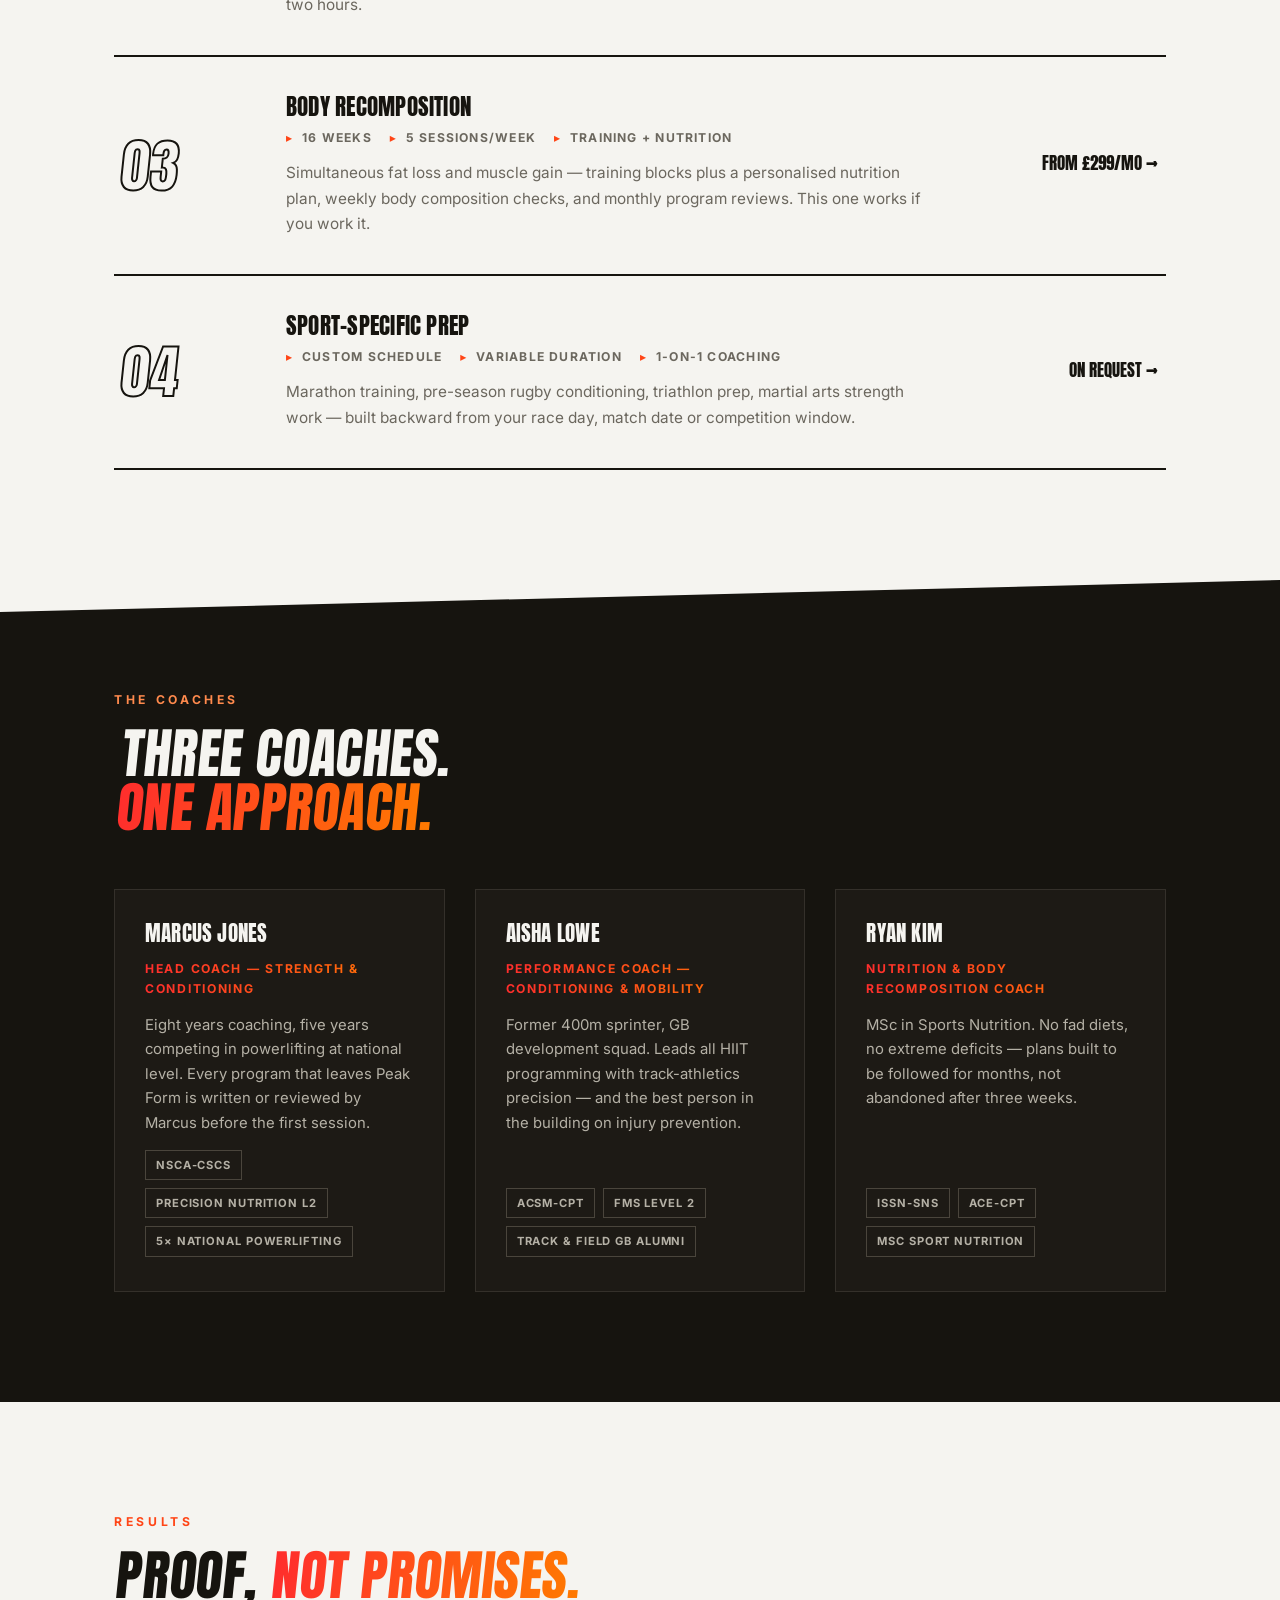
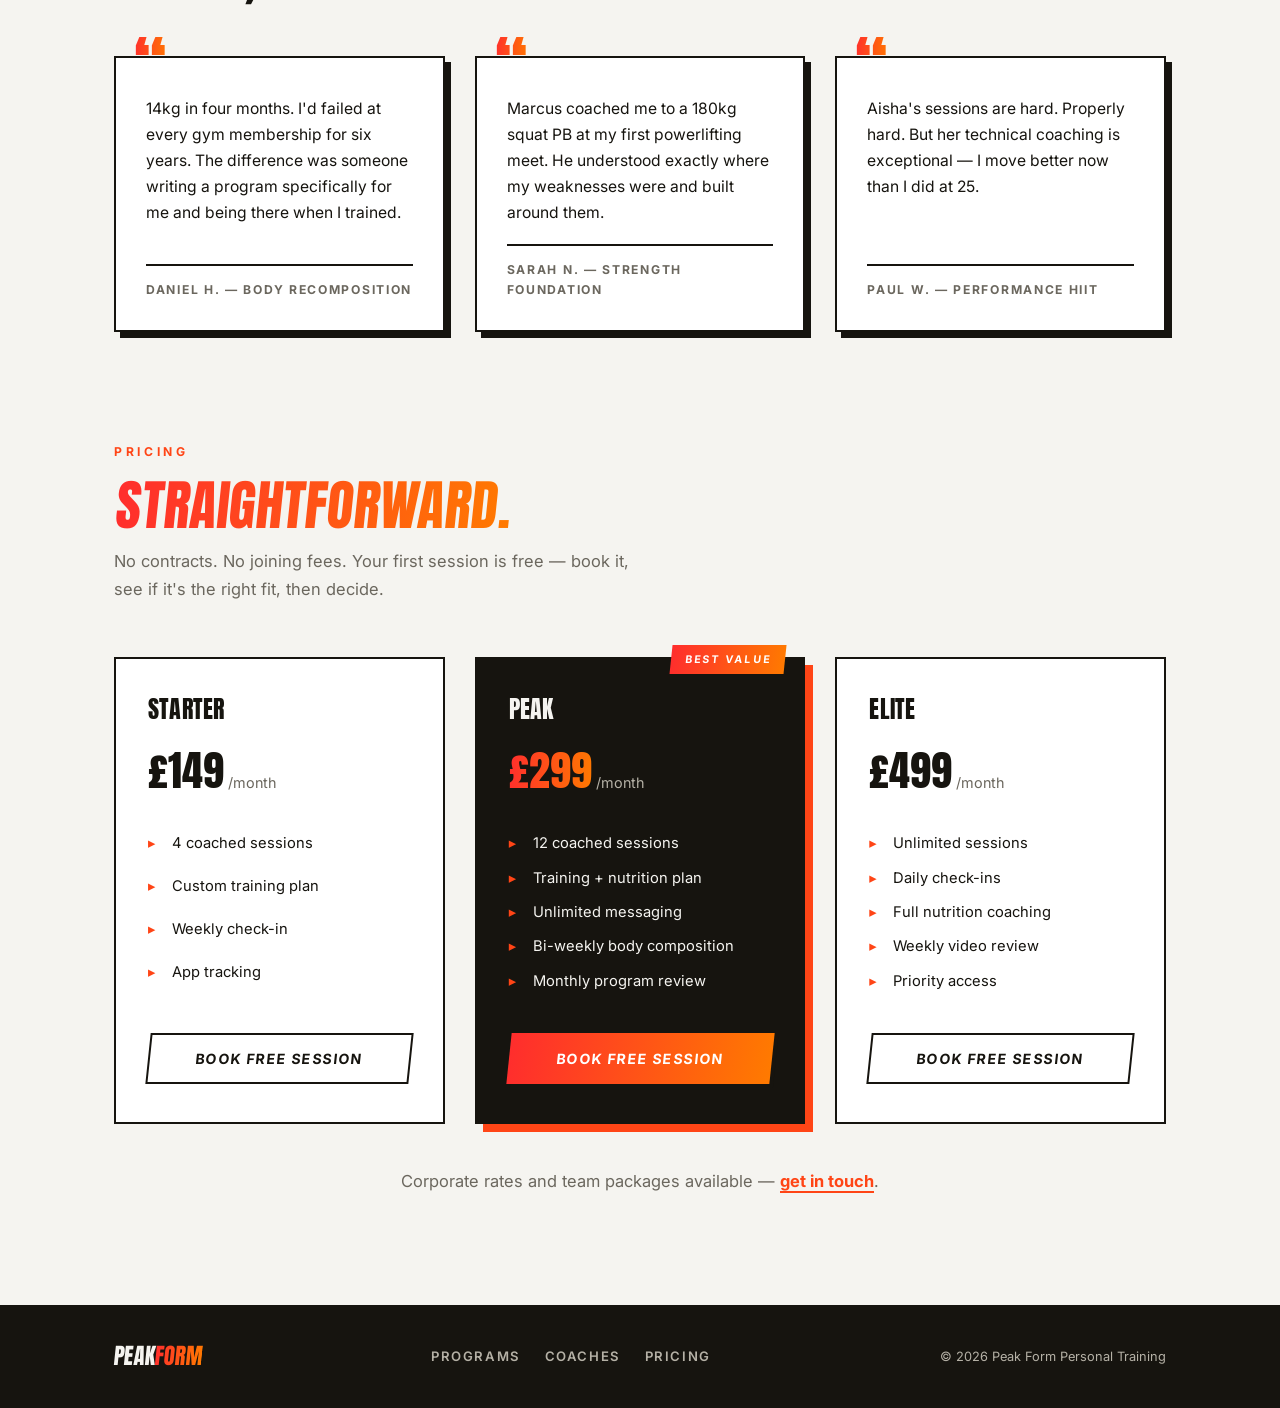
<file: portfolio/fitness/index.html>
<!doctype html>
<html lang="en">
<head>
  <meta charset="utf-8" />
  <meta name="viewport" content="width=device-width,initial-scale=1" />
  <title>Peak Form — Personal Training, London | First Session Free</title>
  <meta name="description" content="Peak Form personal training, London. Every program written from scratch. 400+ clients coached, 94% hit their goal. Strength, HIIT, body recomposition. First session free." />
  <meta name="theme-color" content="#f5f4f0" />
  <link rel="preconnect" href="https://fonts.googleapis.com" />
  <link rel="preconnect" href="https://fonts.gstatic.com" crossorigin />
  <link href="https://fonts.googleapis.com/css2?family=Anton&family=Inter:wght@300;400;500;600;700&display=swap" rel="stylesheet" />
  <link rel="stylesheet" href="styles.css" />
</head>
<body>

  <a class="skip-link" href="#main">Skip to main content</a>

  <header class="site-header">
    <div class="container header-inner">
      <a href="#main" class="wordmark">PEAK<span>FORM</span></a>
      <nav class="desktop-nav" aria-label="Primary navigation">
        <a href="#programs">Programs</a>
        <a href="#coaches">Coaches</a>
        <a href="#results">Results</a>
        <a href="#pricing">Pricing</a>
      </nav>
      <a href="#pricing" class="btn-grad header-cta">Free first session</a>
      <button class="hamburger" id="menu-toggle" aria-label="Open menu" aria-expanded="false" aria-controls="mobile-nav">
        <span></span><span></span>
      </button>
    </div>
    <nav class="mobile-nav" id="mobile-nav" aria-hidden="true">
      <a href="#programs">Programs</a>
      <a href="#coaches">Coaches</a>
      <a href="#results">Results</a>
      <a href="#pricing">Pricing</a>
      <a href="#pricing" class="btn-grad">Free first session</a>
    </nav>
  </header>

  <main id="main">

    <!-- HERO -->
    <section class="hero">
      <div class="container">
        <p class="hero-label">Personal training studio — London</p>
        <h1 class="skew">Every program<br>is written<br><em>from scratch.</em></h1>
        <div class="hero-body">
          <p>No templates. No guesswork. Marcus has coached 400 clients over 8 years. 94% hit their stated goal. The other 6% didn't show up.</p>
          <a href="#pricing" class="btn-grad btn-lg">Book your free session</a>
        </div>
      </div>
      <div class="stats-band">
        <div class="container stats-inner">
          <div class="stat"><span class="stat-n">400+</span><span class="stat-l">Clients trained</span></div>
          <div class="stat"><span class="stat-n">94%</span><span class="stat-l">Hit their goal</span></div>
          <div class="stat"><span class="stat-n">8 yrs</span><span class="stat-l">Coaching experience</span></div>
          <div class="stat"><span class="stat-n">£0</span><span class="stat-l">First session</span></div>
        </div>
      </div>
    </section>

    <!-- PROGRAMS -->
    <section id="programs" class="section-programs">
      <div class="container">
        <div class="section-head reveal">
          <p class="label">Training programs</p>
          <h2 class="skew">Built around <em>your goal.</em></h2>
        </div>
        <div class="programs-list">

          <article class="program-row reveal">
            <span class="prog-n" aria-hidden="true">01</span>
            <div class="prog-info">
              <h3>Strength Foundation</h3>
              <ul class="prog-meta">
                <li>12 weeks</li><li>3 sessions/week</li><li>1-on-1 coaching</li>
              </ul>
              <p>Structured compound lifting, progressive overload, and full coaching at every session. Your first meeting is a proper strength assessment — the program gets written from that, not from a template.</p>
            </div>
            <a href="#pricing" class="prog-link">From £149/mo<span aria-hidden="true"> →</span></a>
          </article>

          <article class="program-row prog-hot reveal">
            <span class="prog-n" aria-hidden="true">02</span>
            <div class="prog-info">
              <h3>Performance HIIT <span class="prog-tag">Most popular</span></h3>
              <ul class="prog-meta">
                <li>8 weeks</li><li>4 sessions/week</li><li>Group + 1-on-1</li>
              </ul>
              <p>High-intensity conditioning without the generic bootcamp format. Groups of four maximum, heart rate monitored throughout. More in 50 minutes than most people do in two hours.</p>
            </div>
            <a href="#pricing" class="prog-link">From £149/mo<span aria-hidden="true"> →</span></a>
          </article>

          <article class="program-row reveal">
            <span class="prog-n" aria-hidden="true">03</span>
            <div class="prog-info">
              <h3>Body Recomposition</h3>
              <ul class="prog-meta">
                <li>16 weeks</li><li>5 sessions/week</li><li>Training + nutrition</li>
              </ul>
              <p>Simultaneous fat loss and muscle gain — training blocks plus a personalised nutrition plan, weekly body composition checks, and monthly program reviews. This one works if you work it.</p>
            </div>
            <a href="#pricing" class="prog-link">From £299/mo<span aria-hidden="true"> →</span></a>
          </article>

          <article class="program-row reveal">
            <span class="prog-n" aria-hidden="true">04</span>
            <div class="prog-info">
              <h3>Sport-Specific Prep</h3>
              <ul class="prog-meta">
                <li>Custom schedule</li><li>Variable duration</li><li>1-on-1 coaching</li>
              </ul>
              <p>Marathon training, pre-season rugby conditioning, triathlon prep, martial arts strength work — built backward from your race day, match date or competition window.</p>
            </div>
            <a href="#pricing" class="prog-link">On request<span aria-hidden="true"> →</span></a>
          </article>

        </div>
      </div>
    </section>

    <!-- COACHES (dark band) -->
    <section id="coaches" class="section-coaches">
      <div class="container">
        <div class="section-head reveal">
          <p class="label">The coaches</p>
          <h2 class="skew">Three coaches.<br><em>One approach.</em></h2>
        </div>
        <div class="coaches-grid">
          <article class="coach reveal">
            <h3>Marcus Jones</h3>
            <p class="coach-role">Head Coach — Strength &amp; Conditioning</p>
            <p class="coach-bio">Eight years coaching, five years competing in powerlifting at national level. Every program that leaves Peak Form is written or reviewed by Marcus before the first session.</p>
            <ul class="coach-certs">
              <li>NSCA-CSCS</li><li>Precision Nutrition L2</li><li>5× National Powerlifting</li>
            </ul>
          </article>
          <article class="coach reveal">
            <h3>Aisha Lowe</h3>
            <p class="coach-role">Performance Coach — Conditioning &amp; Mobility</p>
            <p class="coach-bio">Former 400m sprinter, GB development squad. Leads all HIIT programming with track-athletics precision — and the best person in the building on injury prevention.</p>
            <ul class="coach-certs">
              <li>ACSM-CPT</li><li>FMS Level 2</li><li>Track &amp; Field GB Alumni</li>
            </ul>
          </article>
          <article class="coach reveal">
            <h3>Ryan Kim</h3>
            <p class="coach-role">Nutrition &amp; Body Recomposition Coach</p>
            <p class="coach-bio">MSc in Sports Nutrition. No fad diets, no extreme deficits — plans built to be followed for months, not abandoned after three weeks.</p>
            <ul class="coach-certs">
              <li>ISSN-SNS</li><li>ACE-CPT</li><li>MSc Sport Nutrition</li>
            </ul>
          </article>
        </div>
      </div>
    </section>

    <!-- RESULTS -->
    <section id="results" class="section-results">
      <div class="container">
        <div class="section-head reveal">
          <p class="label">Results</p>
          <h2 class="skew">Proof, <em>not promises.</em></h2>
        </div>
        <div class="testi-grid">
          <blockquote class="testi reveal">
            <span class="testi-mark" aria-hidden="true">“</span>
            <p>14kg in four months. I'd failed at every gym membership for six years. The difference was someone writing a program specifically for me and being there when I trained.</p>
            <cite>Daniel H. — Body Recomposition</cite>
          </blockquote>
          <blockquote class="testi reveal">
            <span class="testi-mark" aria-hidden="true">“</span>
            <p>Marcus coached me to a 180kg squat PB at my first powerlifting meet. He understood exactly where my weaknesses were and built around them.</p>
            <cite>Sarah N. — Strength Foundation</cite>
          </blockquote>
          <blockquote class="testi reveal">
            <span class="testi-mark" aria-hidden="true">“</span>
            <p>Aisha's sessions are hard. Properly hard. But her technical coaching is exceptional — I move better now than I did at 25.</p>
            <cite>Paul W. — Performance HIIT</cite>
          </blockquote>
        </div>
      </div>
    </section>

    <!-- PRICING -->
    <section id="pricing" class="section-pricing">
      <div class="container">
        <div class="section-head reveal">
          <p class="label">Pricing</p>
          <h2 class="skew"><em>Straightforward.</em></h2>
          <p class="pricing-sub">No contracts. No joining fees. Your first session is free — book it, see if it's the right fit, then decide.</p>
        </div>
        <div class="pricing-grid">
          <article class="price-card reveal">
            <h3>Starter</h3>
            <p class="price"><span>£149</span>/month</p>
            <ul>
              <li>4 coached sessions</li>
              <li>Custom training plan</li>
              <li>Weekly check-in</li>
              <li>App tracking</li>
            </ul>
            <a href="mailto:hello@peakform.co" class="btn-line btn-block">Book free session</a>
          </article>
          <article class="price-card price-featured reveal">
            <span class="best-val">Best value</span>
            <h3>Peak</h3>
            <p class="price"><span>£299</span>/month</p>
            <ul>
              <li>12 coached sessions</li>
              <li>Training + nutrition plan</li>
              <li>Unlimited messaging</li>
              <li>Bi-weekly body composition</li>
              <li>Monthly program review</li>
            </ul>
            <a href="mailto:hello@peakform.co" class="btn-grad btn-block">Book free session</a>
          </article>
          <article class="price-card reveal">
            <h3>Elite</h3>
            <p class="price"><span>£499</span>/month</p>
            <ul>
              <li>Unlimited sessions</li>
              <li>Daily check-ins</li>
              <li>Full nutrition coaching</li>
              <li>Weekly video review</li>
              <li>Priority access</li>
            </ul>
            <a href="mailto:hello@peakform.co" class="btn-line btn-block">Book free session</a>
          </article>
        </div>
        <p class="pricing-foot reveal">Corporate rates and team packages available — <a href="mailto:hello@peakform.co">get in touch</a>.</p>
      </div>
    </section>

  </main>

  <footer class="site-footer">
    <div class="container footer-inner">
      <span class="wordmark">PEAK<span>FORM</span></span>
      <nav class="footer-nav" aria-label="Footer">
        <a href="#programs">Programs</a>
        <a href="#coaches">Coaches</a>
        <a href="#pricing">Pricing</a>
      </nav>
      <span class="copyright">© <span id="year"></span> Peak Form Personal Training</span>
    </div>
  </footer>

  <script src="script.js" defer></script>
</body>
</html>
</file>
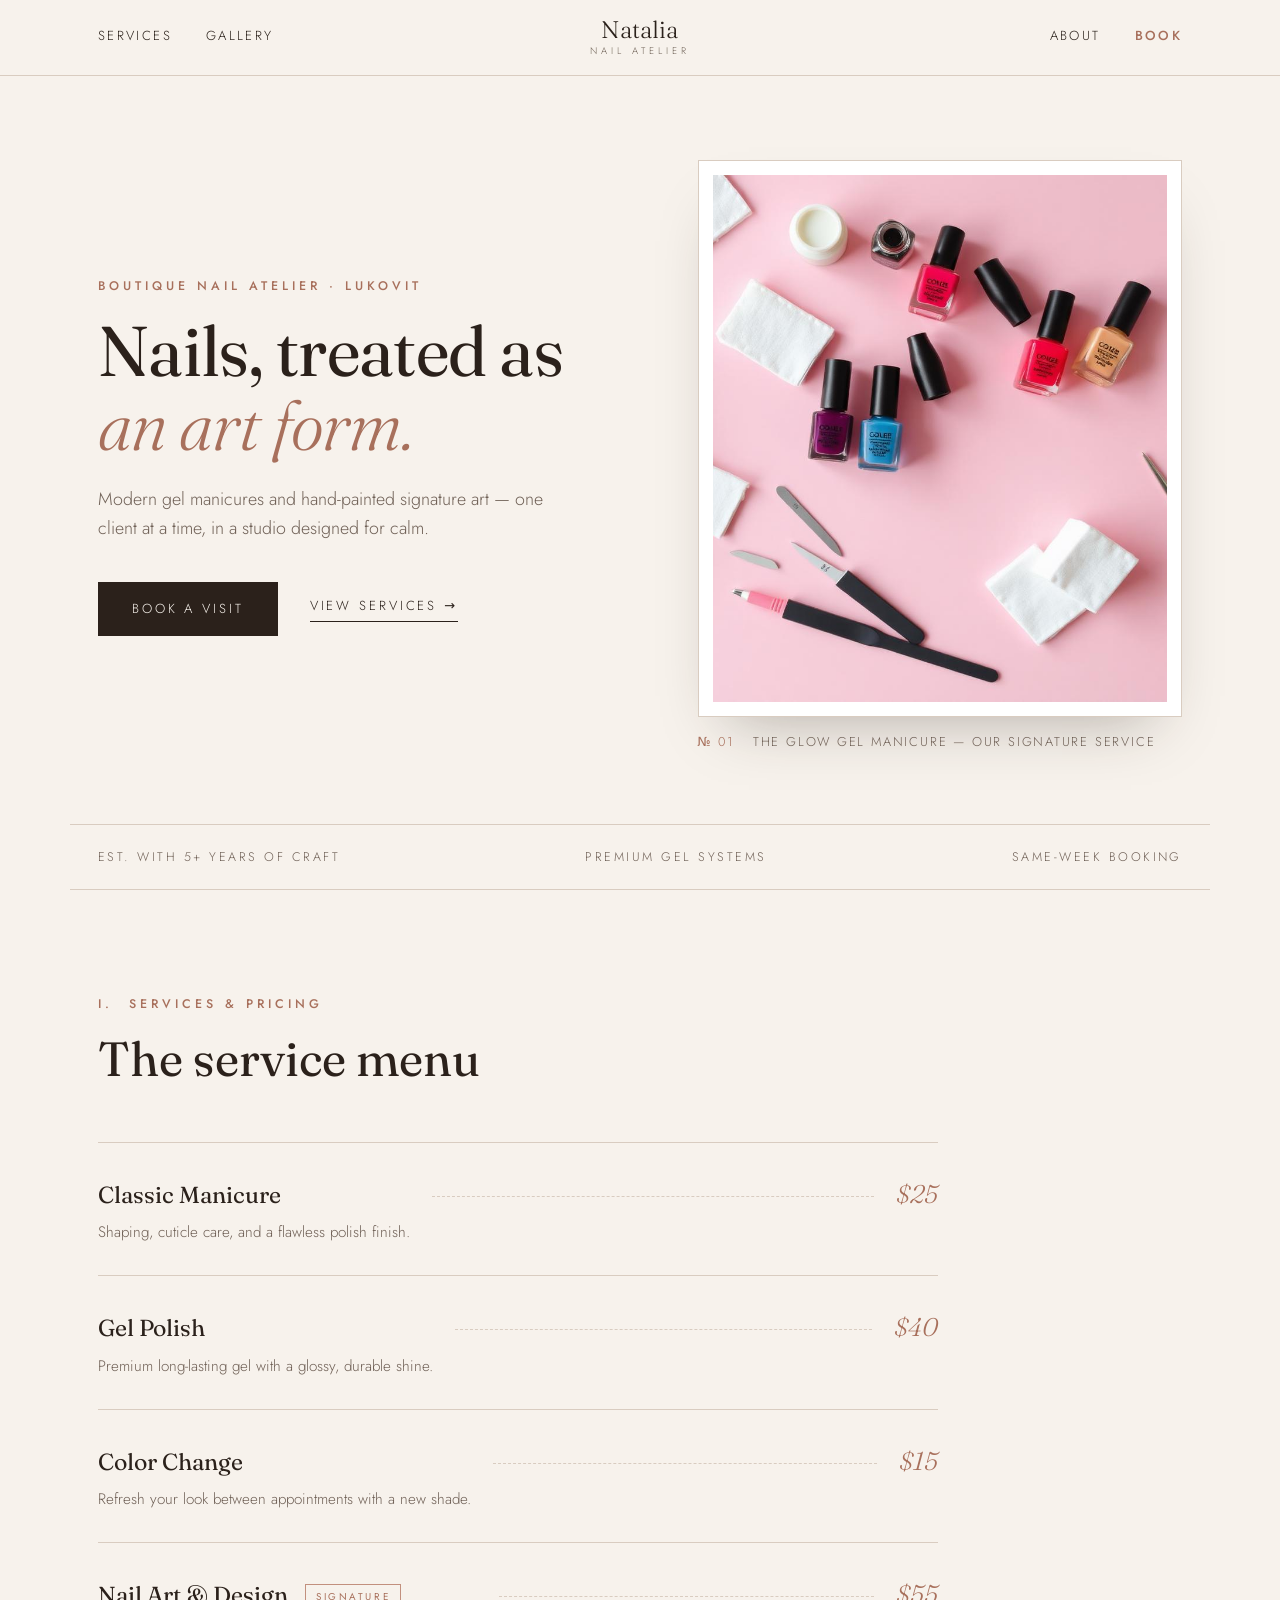
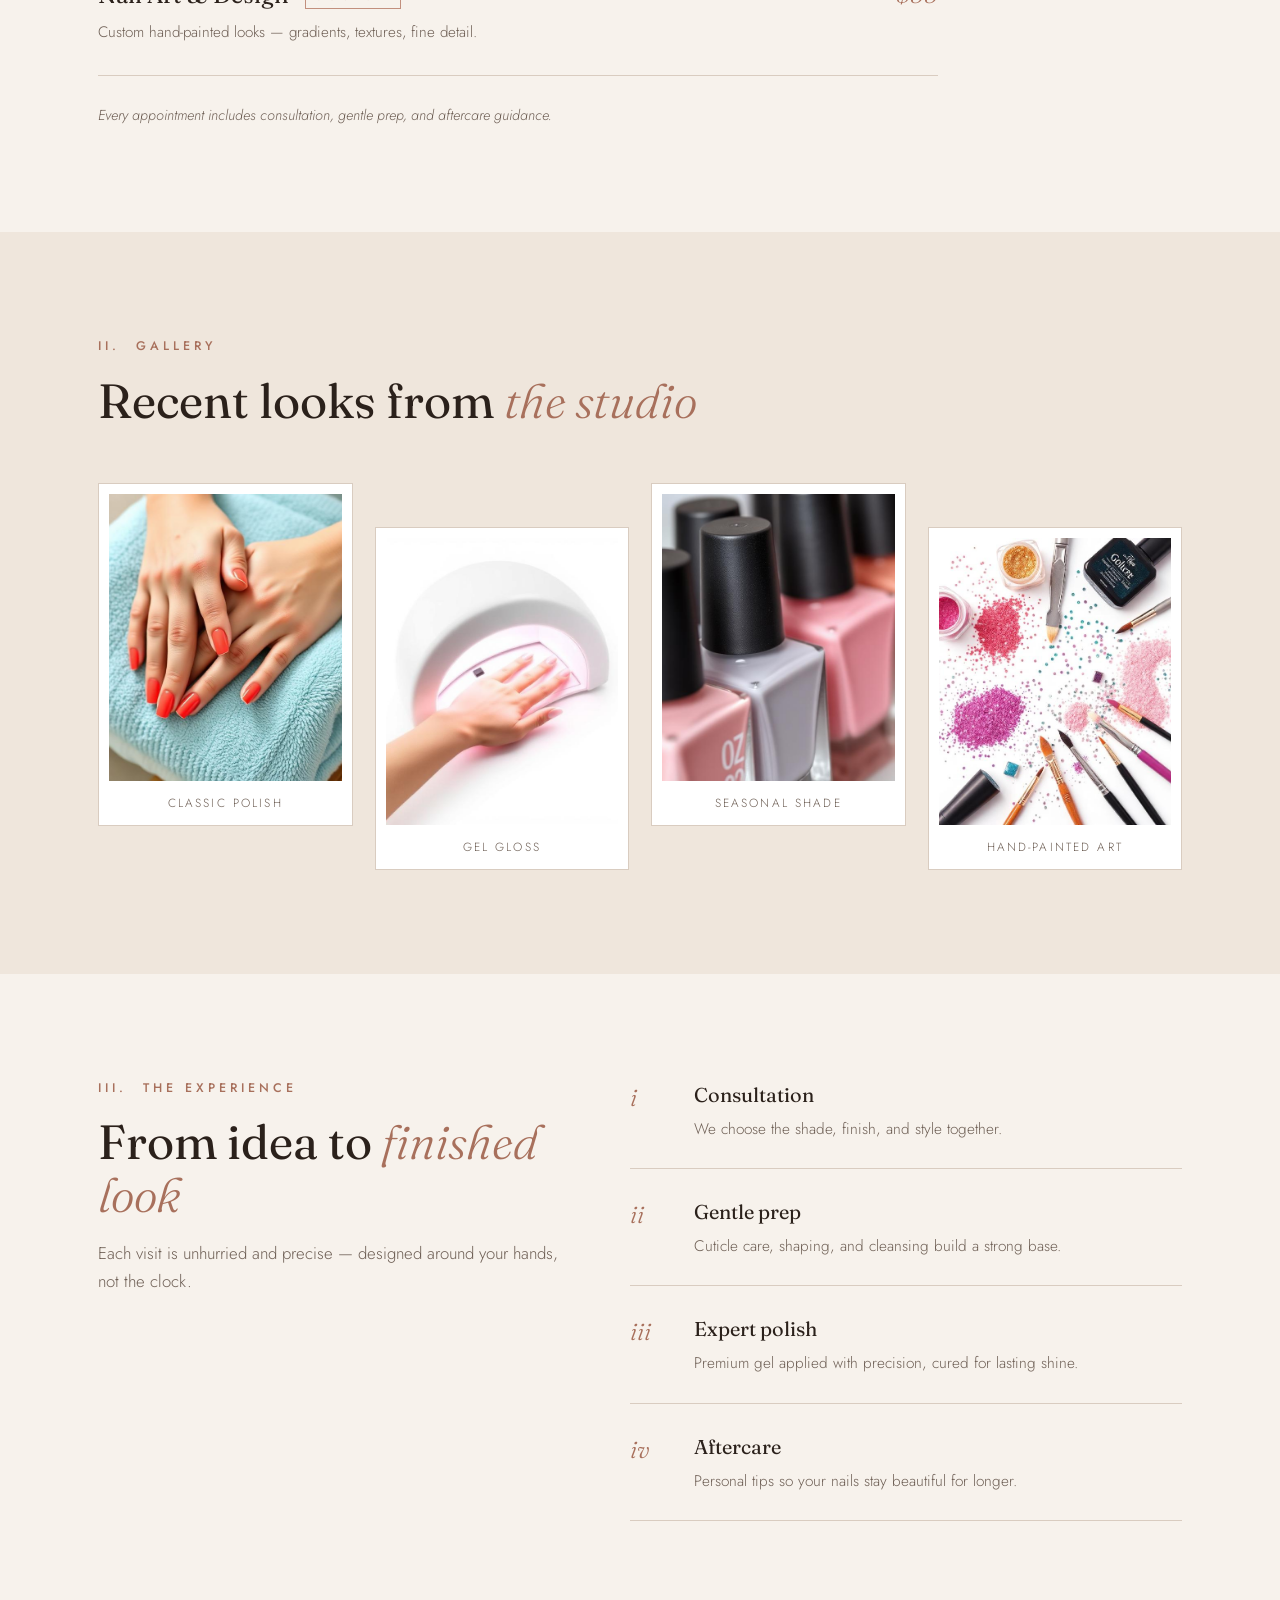
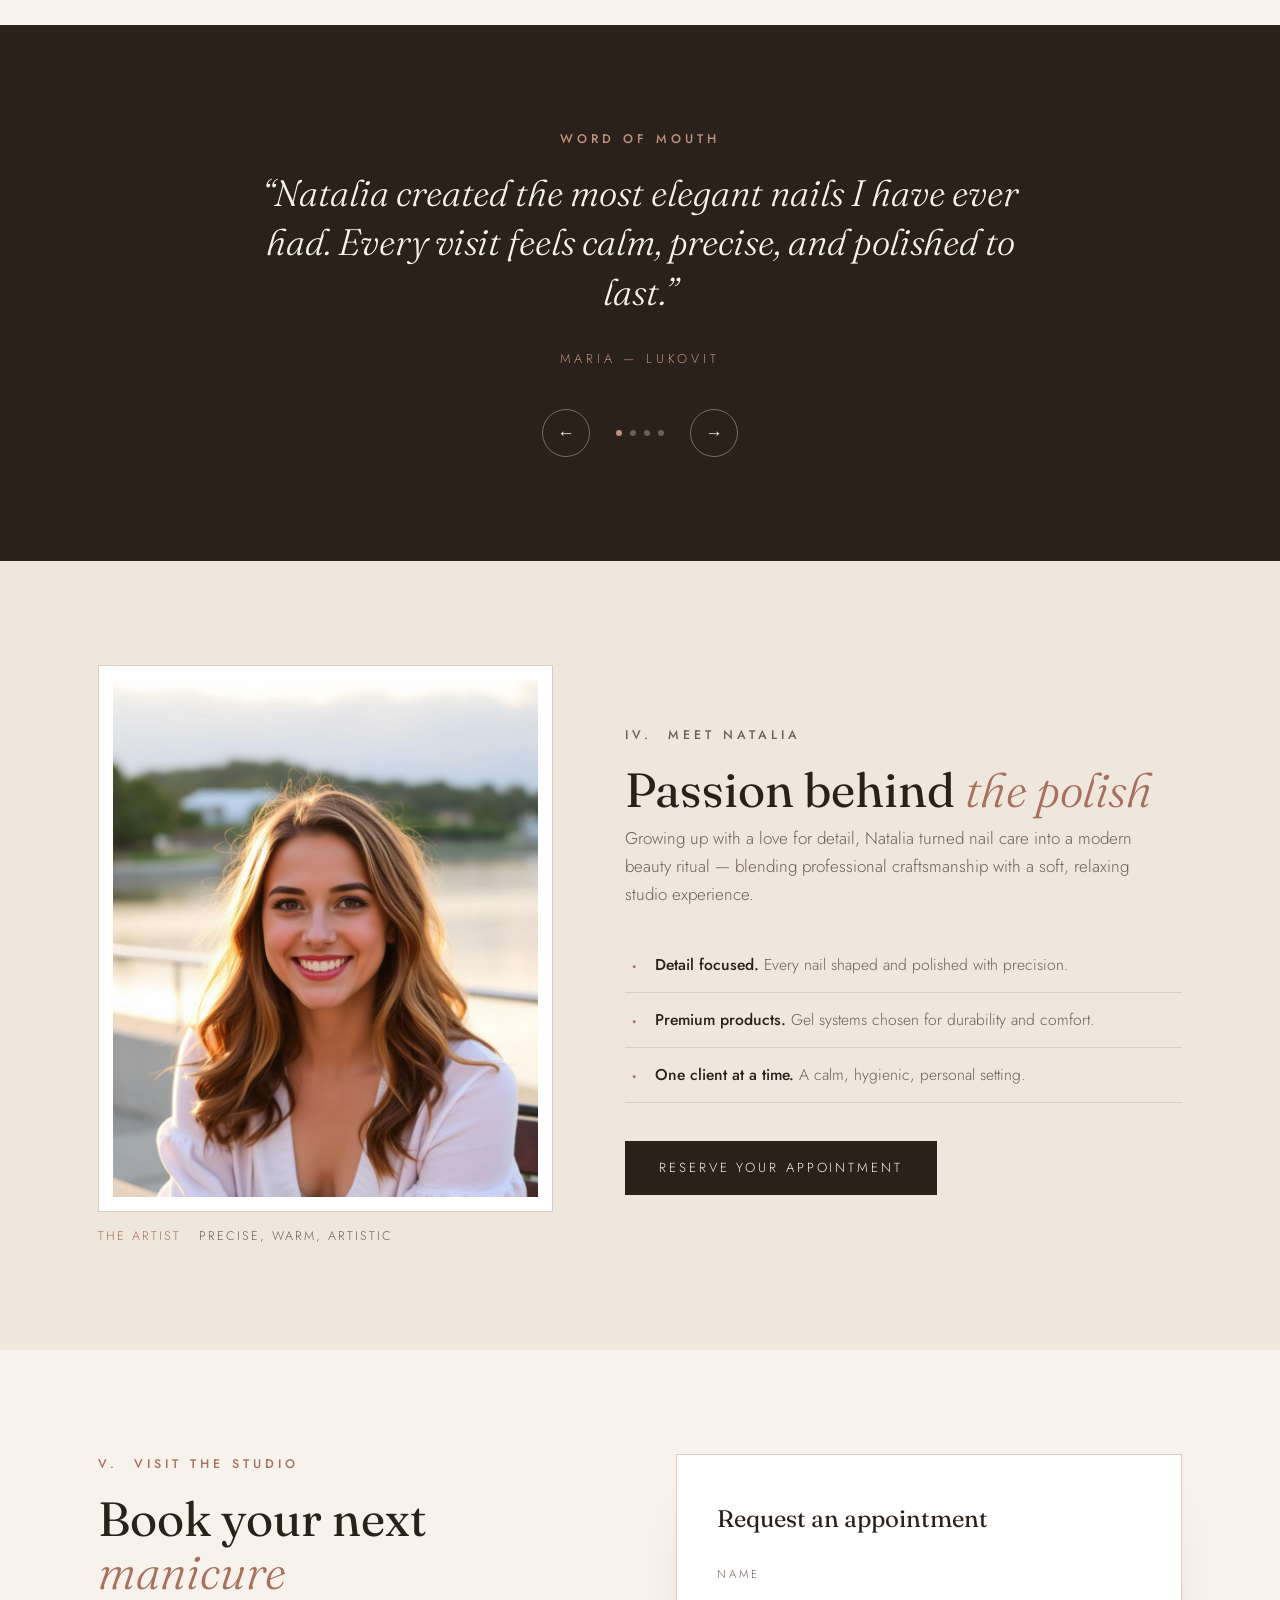
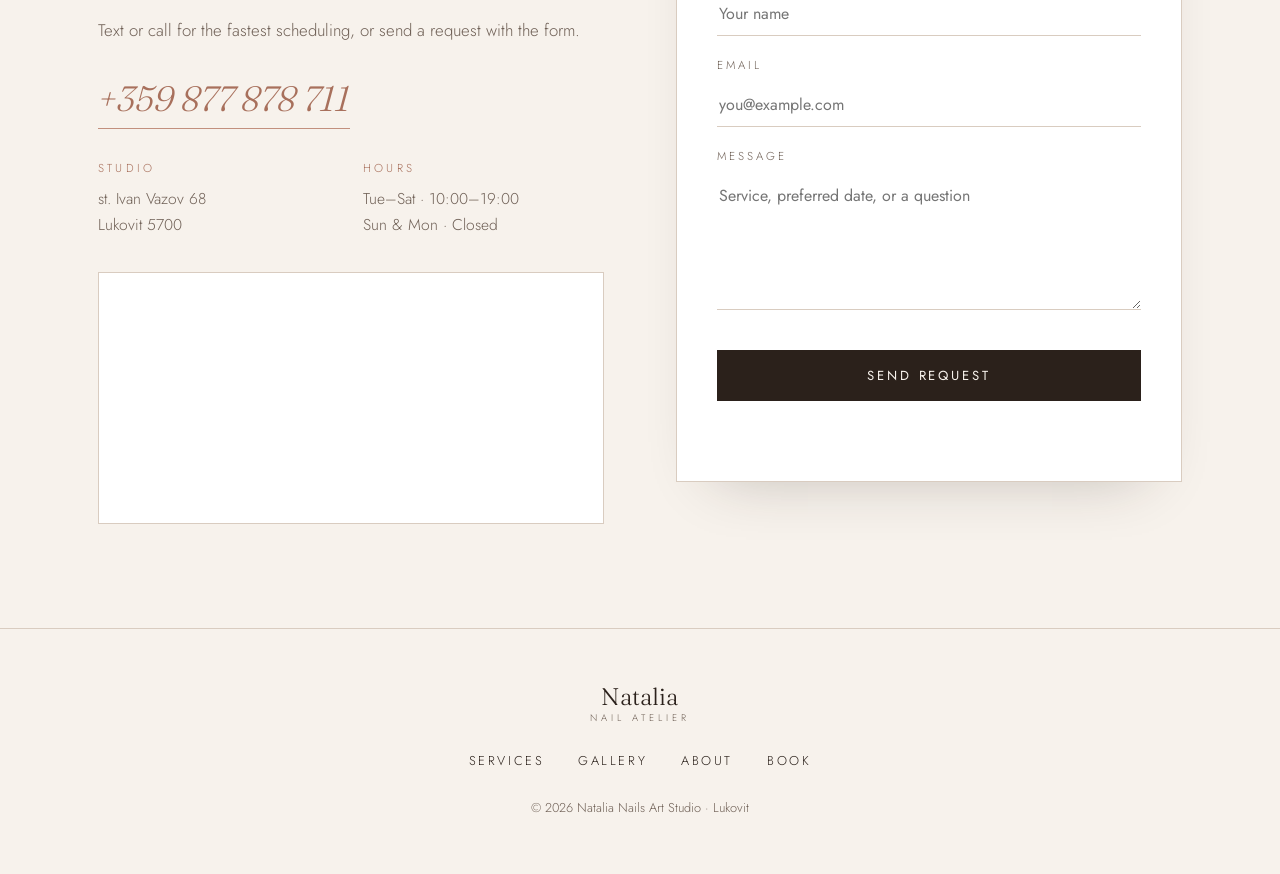
<file: portfolio/nails/index.html>
<!DOCTYPE html>
<html lang="en">
<head>
<meta charset="UTF-8" />
<meta name="viewport" content="width=device-width, initial-scale=1" />
<title>Natalia Nails Art Studio — Boutique Manicure & Nail Art, Lukovit</title>
<meta name="description" content="A boutique nail atelier in Lukovit. Gel manicures, signature nail art, and one-client-at-a-time care. Tue–Sat, 10:00–19:00." />
<meta name="theme-color" content="#f7f2ec" />
<meta property="og:title" content="Natalia Nails Art Studio — Boutique Manicure & Nail Art" />
<meta property="og:description" content="Gel manicures, signature nail art, and one-client-at-a-time care in a calm boutique studio." />
<meta property="og:image" content="images/hero.jpg" />
<link rel="icon" href="images/nail_site_logo.png" />
<link rel="preconnect" href="https://fonts.googleapis.com">
<link rel="preconnect" href="https://fonts.gstatic.com" crossorigin>
<link href="https://fonts.googleapis.com/css2?family=Fraunces:ital,opsz,wght@0,9..144,300;0,9..144,400;0,9..144,500;1,9..144,300;1,9..144,400&family=Jost:wght@300;400;500&display=swap" rel="stylesheet">
<link rel="stylesheet" href="styles.css" />
</head>
<body>
<a class="skip-link" href="#main">Skip to main content</a>

<header class="site-header" id="top">
  <div class="header-inner">
    <nav class="nav-side nav-left" aria-label="Primary navigation">
      <a href="#services">Services</a>
      <a href="#gallery">Gallery</a>
    </nav>
    <a href="#top" class="wordmark">Natalia<span>Nail Atelier</span></a>
    <nav class="nav-side nav-right" aria-label="Secondary navigation">
      <a href="#about">About</a>
      <a href="#visit" class="nav-book">Book</a>
    </nav>
    <button id="menu-toggle" class="menu-btn" aria-controls="mobile-nav" aria-label="Open menu" aria-expanded="false">
      <span></span><span></span>
    </button>
  </div>
  <nav id="mobile-nav" class="mobile-nav" aria-hidden="true" aria-label="Mobile navigation">
    <a href="#services">Services</a>
    <a href="#gallery">Gallery</a>
    <a href="#about">About</a>
    <a href="#visit">Book a visit</a>
  </nav>
</header>

<main id="main">

<!-- HERO -->
<section class="hero">
  <div class="wrap hero-grid">
    <div class="hero-copy">
      <p class="label">Boutique nail atelier · Lukovit</p>
      <h1>Nails, treated as <em>an art form.</em></h1>
      <p class="hero-sub">Modern gel manicures and hand-painted signature art — one client at a time, in a studio designed for calm.</p>
      <div class="hero-actions">
        <a href="#visit" class="btn-fill">Book a visit</a>
        <a href="#services" class="btn-text">View services <span aria-hidden="true">→</span></a>
      </div>
    </div>
    <figure class="hero-figure">
      <img src="images/hero.jpg" alt="Manicure tools and polish flat lay" loading="eager" />
      <figcaption><span>№ 01</span> The Glow Gel Manicure — our signature service</figcaption>
    </figure>
  </div>
  <div class="hero-rule wrap">
    <span>Est. with 5+ years of craft</span>
    <span>Premium gel systems</span>
    <span>Same-week booking</span>
  </div>
</section>

<!-- SERVICES -->
<section id="services" class="section">
  <div class="wrap">
    <div class="sec-head reveal">
      <p class="label">I.&nbsp;&nbsp;Services &amp; pricing</p>
      <h2>The service menu</h2>
    </div>
    <div class="menu-list reveal">
      <article class="menu-row">
        <div class="menu-row-name">
          <h3>Classic Manicure</h3>
          <p>Shaping, cuticle care, and a flawless polish finish.</p>
        </div>
        <span class="menu-row-rule" aria-hidden="true"></span>
        <span class="menu-row-price">$25</span>
      </article>
      <article class="menu-row">
        <div class="menu-row-name">
          <h3>Gel Polish</h3>
          <p>Premium long-lasting gel with a glossy, durable shine.</p>
        </div>
        <span class="menu-row-rule" aria-hidden="true"></span>
        <span class="menu-row-price">$40</span>
      </article>
      <article class="menu-row">
        <div class="menu-row-name">
          <h3>Color Change</h3>
          <p>Refresh your look between appointments with a new shade.</p>
        </div>
        <span class="menu-row-rule" aria-hidden="true"></span>
        <span class="menu-row-price">$15</span>
      </article>
      <article class="menu-row">
        <div class="menu-row-name">
          <h3>Nail Art &amp; Design <span class="menu-tag">Signature</span></h3>
          <p>Custom hand-painted looks — gradients, textures, fine detail.</p>
        </div>
        <span class="menu-row-rule" aria-hidden="true"></span>
        <span class="menu-row-price">$55</span>
      </article>
    </div>
    <p class="menu-note reveal">Every appointment includes consultation, gentle prep, and aftercare guidance.</p>
  </div>
</section>

<!-- GALLERY -->
<section id="gallery" class="section sec-tinted">
  <div class="wrap">
    <div class="sec-head reveal">
      <p class="label">II.&nbsp;&nbsp;Gallery</p>
      <h2>Recent looks from <em>the studio</em></h2>
    </div>
    <div class="gallery reveal">
      <figure><img src="images/svc1.jpg" alt="Classic manicure example" loading="lazy" /><figcaption>Classic polish</figcaption></figure>
      <figure class="gallery-tall"><img src="images/svc2.jpg" alt="Gel polish example" loading="lazy" /><figcaption>Gel gloss</figcaption></figure>
      <figure><img src="images/svc3.jpg" alt="Soft color change look" loading="lazy" /><figcaption>Seasonal shade</figcaption></figure>
      <figure class="gallery-tall"><img src="images/svc4.jpg" alt="Hand painted nail art" loading="lazy" /><figcaption>Hand-painted art</figcaption></figure>
    </div>
  </div>
</section>

<!-- PROCESS -->
<section id="process" class="section">
  <div class="wrap process-grid">
    <div class="sec-head reveal">
      <p class="label">III.&nbsp;&nbsp;The experience</p>
      <h2>From idea to <em>finished look</em></h2>
      <p class="sec-sub">Each visit is unhurried and precise — designed around your hands, not the clock.</p>
    </div>
    <ol class="process-list reveal">
      <li><span>i</span><div><h3>Consultation</h3><p>We choose the shade, finish, and style together.</p></div></li>
      <li><span>ii</span><div><h3>Gentle prep</h3><p>Cuticle care, shaping, and cleansing build a strong base.</p></div></li>
      <li><span>iii</span><div><h3>Expert polish</h3><p>Premium gel applied with precision, cured for lasting shine.</p></div></li>
      <li><span>iv</span><div><h3>Aftercare</h3><p>Personal tips so your nails stay beautiful for longer.</p></div></li>
    </ol>
  </div>
</section>

<!-- QUOTE -->
<section class="section sec-quote" aria-label="Client testimonials">
  <div class="wrap">
    <p class="label centered reveal">Word of mouth</p>
    <blockquote class="big-quote reveal">
      <p id="testimonial-quote">“Natalia created the most elegant nails I have ever had. Every visit feels calm, precise, and polished to last.”</p>
      <cite id="testimonial-author">Maria — Lukovit</cite>
    </blockquote>
    <div class="quote-controls reveal">
      <button type="button" id="testimonial-prev" aria-label="Previous testimonial">←</button>
      <span class="quote-dots" id="quote-dots" aria-hidden="true"></span>
      <button type="button" id="testimonial-next" aria-label="Next testimonial">→</button>
    </div>
  </div>
</section>

<!-- ABOUT -->
<section id="about" class="section sec-tinted">
  <div class="wrap about-grid">
    <figure class="about-figure reveal">
      <img src="images/portrait.jpg" alt="Natalia in her nail studio" loading="lazy" />
      <figcaption><span>The artist</span> Precise, warm, artistic</figcaption>
    </figure>
    <div class="about-copy reveal">
      <p class="label">IV.&nbsp;&nbsp;Meet Natalia</p>
      <h2>Passion behind <em>the polish</em></h2>
      <p>Growing up with a love for detail, Natalia turned nail care into a modern beauty ritual — blending professional craftsmanship with a soft, relaxing studio experience.</p>
      <ul class="about-list">
        <li><strong>Detail focused.</strong> Every nail shaped and polished with precision.</li>
        <li><strong>Premium products.</strong> Gel systems chosen for durability and comfort.</li>
        <li><strong>One client at a time.</strong> A calm, hygienic, personal setting.</li>
      </ul>
      <a href="#visit" class="btn-fill">Reserve your appointment</a>
    </div>
  </div>
</section>

<!-- VISIT / CONTACT -->
<section id="visit" class="section">
  <div class="wrap visit-grid">
    <div class="visit-info reveal">
      <p class="label">V.&nbsp;&nbsp;Visit the studio</p>
      <h2>Book your next <em>manicure</em></h2>
      <p class="sec-sub">Text or call for the fastest scheduling, or send a request with the form.</p>
      <a class="visit-phone" href="tel:+359877878711">+359 877 878 711</a>
      <dl class="visit-details">
        <div><dt>Studio</dt><dd>st. Ivan Vazov 68<br/>Lukovit 5700</dd></div>
        <div><dt>Hours</dt><dd>Tue–Sat · 10:00–19:00<br/>Sun &amp; Mon · Closed</dd></div>
      </dl>
      <div class="map-frame">
        <iframe title="Map showing the studio location in Lukovit" src="https://www.openstreetmap.org/export/embed.html?bbox=24.16%2C43.20%2C24.20%2C43.22&layer=mapnik" loading="lazy"></iframe>
      </div>
    </div>
    <form class="visit-form reveal" novalidate>
      <h3>Request an appointment</h3>
      <label for="name">Name</label>
      <input type="text" id="name" name="name" required autocomplete="name" placeholder="Your name" />
      <label for="email">Email</label>
      <input type="email" id="email" name="email" required autocomplete="email" placeholder="you@example.com" />
      <label for="message">Message</label>
      <textarea id="message" name="message" rows="5" required placeholder="Service, preferred date, or a question"></textarea>
      <button type="submit" class="btn-fill btn-block">Send request</button>
      <p class="form-message" aria-live="polite" role="status"></p>
    </form>
  </div>
</section>
</main>

<footer class="footer">
  <div class="wrap footer-inner">
    <a href="#top" class="wordmark wordmark-footer">Natalia<span>Nail Atelier</span></a>
    <nav class="footer-nav" aria-label="Footer">
      <a href="#services">Services</a>
      <a href="#gallery">Gallery</a>
      <a href="#about">About</a>
      <a href="#visit">Book</a>
    </nav>
    <p class="copyright">© <span id="year"></span> Natalia Nails Art Studio · Lukovit</p>
  </div>
</footer>

<script src="script.js" defer></script>
</body>
</html>
</file>
<file: portfolio/aquatica/styles.css>
/* ============================================================
   AQUATICA — liquid glass
   Deep ocean gradient, glassmorphic panels, wave dividers.
   Sora — rounded geometric sans.
   ============================================================ */

:root {
  --deep: #041e2e;
  --deeper: #02141f;
  --mid: #0a3650;
  --aqua: #3fd0e0;
  --aqua-soft: #8ce4ee;
  --foam: #eaf7fa;
  --text: #d7ecf2;
  --text-dim: #8fb4c0;
  --glass-bg: rgba(255, 255, 255, 0.06);
  --glass-line: rgba(140, 228, 238, 0.18);
  --r-lg: 28px;
  --r-full: 999px;
}

* { margin: 0; padding: 0; box-sizing: border-box; }

html { scroll-behavior: smooth; }

body {
  background: linear-gradient(180deg, var(--deep) 0%, var(--mid) 50%, var(--deep) 100%);
  color: var(--text);
  font-family: "Sora", system-ui, sans-serif;
  font-weight: 300;
  font-size: 16.5px;
  line-height: 1.65;
  -webkit-font-smoothing: antialiased;
}

img { display: block; max-width: 100%; }
a { color: inherit; text-decoration: none; }

.container { max-width: 1120px; margin: 0 auto; padding: 0 24px; }

.sr-only {
  position: absolute; width: 1px; height: 1px;
  clip: rect(0 0 0 0); overflow: hidden; white-space: nowrap;
}

.skip-link { position: absolute; left: -999px; background: var(--aqua); color: var(--deeper); padding: 10px 16px; z-index: 99; border-radius: 0 0 12px 0; }
.skip-link:focus { left: 0; top: 0; }

/* ---------- type ---------- */
h1, h2, h3 { font-weight: 700; line-height: 1.12; color: var(--foam); letter-spacing: -0.02em; }

h1 { font-size: clamp(2.1rem, 4.6vw, 3.4rem); }
h2 { font-size: clamp(1.7rem, 3.4vw, 2.5rem); }

.aqua { color: var(--aqua); }

.eyebrow {
  font-size: .74rem;
  font-weight: 600;
  letter-spacing: .24em;
  text-transform: uppercase;
  color: var(--aqua);
  margin-bottom: 16px;
}

.lede { color: var(--text-dim); font-size: 1.05rem; max-width: 56ch; }

.sec-head { text-align: center; max-width: 620px; margin: 0 auto 54px; }
.sec-head .lede { margin: 14px auto 0; }

.muted { color: var(--text-dim); font-size: .85rem; }

/* ---------- glass ---------- */
.glass {
  background: var(--glass-bg);
  border: 1px solid var(--glass-line);
  border-radius: var(--r-lg);
  backdrop-filter: blur(14px);
  -webkit-backdrop-filter: blur(14px);
}

/* ---------- nav ---------- */
.nav-wrap {
  position: sticky; top: 0; z-index: 60;
  background: rgba(4, 30, 46, 0.72);
  backdrop-filter: blur(16px);
  border-bottom: 1px solid rgba(140, 228, 238, 0.12);
}

.nav { display: flex; align-items: center; gap: 30px; padding-top: 16px; padding-bottom: 16px; }

.wordmark { font-size: 1.35rem; font-weight: 800; color: var(--foam); letter-spacing: -0.02em; }
.wordmark span { color: var(--aqua); }

.nav-links { display: flex; gap: 28px; margin-left: auto; font-size: .92rem; color: var(--text-dim); }
.nav-links a { transition: color .25s; }
.nav-links a:hover { color: var(--aqua); }

.nav-cta { white-space: nowrap; }

.nav-toggle { display: none; background: none; border: 0; cursor: pointer; padding: 8px; margin-left: auto; }
.nav-toggle span { display: block; width: 24px; height: 2px; background: var(--foam); margin: 6px 0; border-radius: 2px; transition: .3s; }
.nav-toggle[aria-expanded="true"] span:first-child { transform: translateY(4px) rotate(45deg); }
.nav-toggle[aria-expanded="true"] span:last-child { transform: translateY(-4px) rotate(-45deg); }

/* ---------- buttons ---------- */
.btn {
  display: inline-flex;
  align-items: center;
  justify-content: center;
  gap: 8px;
  border: 0;
  border-radius: var(--r-full);
  font-family: inherit;
  font-weight: 600;
  cursor: pointer;
  transition: transform .25s ease, box-shadow .25s ease, background .25s ease;
}

.btn-glow {
  background: linear-gradient(135deg, var(--aqua) 0%, #2aa8c4 100%);
  color: var(--deeper);
  padding: 14px 28px;
  font-size: .95rem;
  box-shadow: 0 8px 30px -8px rgba(63, 208, 224, 0.55);
}

.btn-glow:hover { transform: translateY(-2px); box-shadow: 0 14px 38px -8px rgba(63, 208, 224, 0.7); }

.btn-sm { padding: 10px 22px; font-size: .85rem; }
.btn-lg { padding: 17px 36px; font-size: 1rem; }

.link-arrow { color: var(--aqua); font-weight: 600; font-size: .93rem; }
.link-arrow span { display: inline-block; transition: transform .3s; }
.link-arrow:hover span { transform: translateX(5px); }

/* ---------- hero ---------- */
.hero { position: relative; padding: 100px 0 150px; overflow: hidden; }

.hero-bg { position: absolute; inset: 0; z-index: -1; }

.hero-img { position: absolute; inset: 0; background-size: cover; background-position: center; }

.hero-tint {
  position: absolute; inset: 0;
  background: linear-gradient(180deg, rgba(4, 30, 46, .82) 0%, rgba(4, 30, 46, .6) 50%, rgba(4, 30, 46, .94) 100%);
}

.hero-inner { display: flex; justify-content: center; }

.hero-panel { max-width: 660px; padding: 52px 54px; text-align: center; }

.hero-panel .lede { margin: 18px auto 30px; }

.search {
  display: flex;
  gap: 10px;
  background: rgba(2, 20, 31, 0.55);
  border: 1px solid var(--glass-line);
  border-radius: var(--r-full);
  padding: 8px;
}

.search input {
  flex: 1;
  min-width: 0;
  background: transparent;
  border: 0;
  padding: 10px 18px;
  color: var(--foam);
  font-family: inherit;
  font-size: .98rem;
}

.search input::placeholder { color: var(--text-dim); }
.search input:focus { outline: none; }

.search-feedback { margin-top: 12px; font-size: .88rem; color: var(--aqua-soft); min-height: 1.4em; }

.hero-badges {
  display: flex;
  justify-content: center;
  flex-wrap: wrap;
  gap: 10px;
  margin-top: 26px;
}

.hero-badges span {
  font-size: .76rem;
  font-weight: 500;
  letter-spacing: .04em;
  color: var(--aqua-soft);
  border: 1px solid var(--glass-line);
  border-radius: var(--r-full);
  padding: 7px 16px;
  background: rgba(63, 208, 224, 0.07);
}

/* wave dividers */
.wave {
  position: absolute;
  bottom: -1px; left: 0;
  width: 100%; height: 70px;
  color: var(--deep);
  display: block;
}

/* ---------- stats ---------- */
.stats { padding: 54px 0 30px; }

.stats-grid {
  display: grid;
  grid-template-columns: repeat(4, 1fr);
  gap: 22px;
  text-align: center;
}

.stat-n {
  display: block;
  font-size: clamp(2rem, 4vw, 2.9rem);
  font-weight: 800;
  color: var(--aqua);
  letter-spacing: -0.03em;
}

.stat-l { font-size: .86rem; color: var(--text-dim); }

/* ---------- sections ---------- */
.section { padding: 96px 0; }

.sec-deep {
  background: var(--deeper);
  border-top: 1px solid rgba(140, 228, 238, 0.08);
  border-bottom: 1px solid rgba(140, 228, 238, 0.08);
}

/* ---------- programs ---------- */
.programs {
  display: grid;
  grid-template-columns: repeat(3, 1fr);
  gap: 24px;
  align-items: stretch;
}

.program { overflow: hidden; display: flex; flex-direction: column; transition: transform .35s ease, border-color .35s ease; }

.program:hover { transform: translateY(-6px); border-color: rgba(63, 208, 224, 0.45); }

.program-featured { border-color: rgba(63, 208, 224, 0.45); box-shadow: 0 24px 60px -30px rgba(63, 208, 224, 0.35); }

.program-img { height: 190px; overflow: hidden; }

.program-img img { width: 100%; height: 100%; object-fit: cover; transition: transform .8s cubic-bezier(.22,1,.36,1); }

.program:hover .program-img img { transform: scale(1.07); }

.program-body { padding: 26px 26px 30px; display: flex; flex-direction: column; gap: 12px; flex: 1; }

.program-tag {
  align-self: flex-start;
  font-size: .68rem;
  font-weight: 600;
  letter-spacing: .18em;
  text-transform: uppercase;
  color: var(--aqua);
  background: rgba(63, 208, 224, 0.1);
  border: 1px solid rgba(63, 208, 224, 0.25);
  border-radius: var(--r-full);
  padding: 5px 12px;
}

.program h3 { font-size: 1.3rem; }

.program p { color: var(--text-dim); font-size: .95rem; flex: 1; }

/* ---------- why ---------- */
.why-grid {
  display: grid;
  grid-template-columns: 1.1fr .9fr;
  gap: 64px;
  align-items: center;
}

.features { list-style: none; margin-top: 34px; display: grid; gap: 22px; }

.features li { display: flex; gap: 16px; }

.ficon {
  flex: none;
  width: 42px; height: 42px;
  display: grid; place-items: center;
  border-radius: var(--r-full);
  border: 1px solid var(--glass-line);
  background: rgba(63, 208, 224, 0.08);
  color: var(--aqua);
  font-size: .9rem;
}

.features strong { color: var(--foam); font-weight: 600; display: block; margin-bottom: 3px; }

.features p { color: var(--text-dim); font-size: .92rem; }

.why-photos { position: relative; min-height: 460px; }

.why-photo { position: absolute; border-radius: var(--r-lg); overflow: hidden; border: 1px solid var(--glass-line); }

.why-photo img { width: 100%; height: 100%; object-fit: cover; }

.wp-a { width: 72%; height: 330px; top: 0; left: 0; }
.wp-b { width: 58%; height: 260px; bottom: 0; right: 0; box-shadow: 0 30px 60px -25px rgba(2, 20, 31, .8); }

/* ---------- stories ---------- */
.stories { display: grid; grid-template-columns: repeat(3, 1fr); gap: 24px; }

.story { padding: 32px 30px; display: flex; flex-direction: column; gap: 20px; }

.story blockquote { font-size: .99rem; color: var(--text); line-height: 1.7; flex: 1; }

.story figcaption { display: flex; flex-direction: column; gap: 2px; border-top: 1px solid var(--glass-line); padding-top: 16px; }

.story strong { color: var(--foam); font-weight: 600; }

.story span { font-size: .82rem; color: var(--aqua); }

/* ---------- FAQ ---------- */
.faq-wrap { max-width: 760px; }

.faq-list { display: grid; gap: 14px; }

.faq-list details {
  background: var(--glass-bg);
  border: 1px solid var(--glass-line);
  border-radius: 18px;
  padding: 0 26px;
  transition: border-color .3s;
}

.faq-list details[open] { border-color: rgba(63, 208, 224, 0.4); }

.faq-list summary {
  list-style: none;
  cursor: pointer;
  display: flex;
  align-items: center;
  justify-content: space-between;
  gap: 18px;
  padding: 20px 0;
  font-weight: 600;
  color: var(--foam);
}

.faq-list summary::-webkit-details-marker { display: none; }

.faq-x { color: var(--aqua); font-size: 1.3rem; font-weight: 300; transition: transform .3s; }

.faq-list details[open] .faq-x { transform: rotate(45deg); }

.faq-list details p { padding: 0 0 22px; color: var(--text-dim); font-size: .95rem; }

/* ---------- CTA ---------- */
.cta { padding: 96px 0 110px; }

.cta-panel { max-width: 720px; margin: 0 auto; padding: 56px 52px; text-align: center; }

.cta-panel .lede { margin: 16px auto 30px; }

.cta-form { display: flex; gap: 12px; max-width: 480px; margin: 0 auto; }

.cta-form input {
  flex: 1;
  min-width: 0;
  background: rgba(2, 20, 31, 0.55);
  border: 1px solid var(--glass-line);
  border-radius: var(--r-full);
  padding: 14px 22px;
  color: var(--foam);
  font-family: inherit;
  font-size: .95rem;
}

.cta-form input::placeholder { color: var(--text-dim); }
.cta-form input:focus { outline: none; border-color: var(--aqua); }

.cta-feedback { margin-top: 14px; font-size: .9rem; color: var(--aqua-soft); min-height: 1.3em; }

.cta-note { margin-top: 6px; font-size: .82rem; color: var(--text-dim); }

/* ---------- footer ---------- */
.footer { position: relative; background: var(--deeper); padding: 90px 0 48px; }

.wave-footer { position: absolute; top: -1px; bottom: auto; height: 60px; color: var(--deep); }

.footer-inner { text-align: center; display: grid; gap: 20px; justify-items: center; }

.footer-nav { display: flex; gap: 28px; font-size: .9rem; color: var(--text-dim); flex-wrap: wrap; }

.footer-nav a:hover { color: var(--aqua); }

/* ---------- reveal ---------- */
.reveal { opacity: 0; transform: translateY(28px); transition: opacity .8s ease, transform .8s ease; }
.reveal.visible { opacity: 1; transform: none; }

@media (prefers-reduced-motion: reduce) {
  .reveal { opacity: 1; transform: none; transition: none; }
  html { scroll-behavior: auto; }
}

/* ---------- responsive ---------- */
@media (max-width: 980px) {
  .programs, .stories { grid-template-columns: 1fr; max-width: 560px; margin: 0 auto; }
  .why-grid { grid-template-columns: 1fr; gap: 48px; }
  .why-photos { min-height: 380px; }
}

@media (max-width: 760px) {
  .nav-links {
    position: absolute;
    top: 100%; left: 0; right: 0;
    flex-direction: column;
    gap: 0;
    background: var(--deeper);
    border-bottom: 1px solid var(--glass-line);
    padding: 10px 24px 18px;
    display: none;
  }
  .nav-links[data-visible="true"] { display: flex; }
  .nav-links a { padding: 13px 0; border-bottom: 1px solid rgba(140, 228, 238, 0.08); font-size: 1.05rem; }
  .nav-toggle { display: block; }
  .nav-cta { display: none; }
  .hero { padding: 64px 0 120px; }
  .hero-panel { padding: 38px 26px; }
  .search { flex-direction: column; border-radius: 22px; }
  .search .btn { width: 100%; }
  .stats-grid { grid-template-columns: repeat(2, 1fr); gap: 30px 16px; }
  .section { padding: 70px 0; }
  .cta-form { flex-direction: column; }
  .cta-panel { padding: 40px 26px; }
}
</file>
<file: portfolio/cleanic/CSS/style.css>
/* ============================================================
   THE CLEANIC — Swiss utility
   Pure white, ink black, cobalt accent. Hard 1px grid,
   zero border-radius, numbered sections. Archivo.
   ============================================================ */

:root {
  --white: #ffffff;
  --ink: #101418;
  --grey: #5b6470;
  --line: #d8dde3;
  --cobalt: #1d4ed8;
  --cobalt-dark: #1638a8;
  --tint: #f3f6fb;
}

* { box-sizing: border-box; }

html { scroll-behavior: smooth; }

body {
  margin: 0;
  background: var(--white);
  color: var(--ink);
  font-family: "Archivo", system-ui, sans-serif;
  font-size: 16.5px;
  line-height: 1.6;
  -webkit-font-smoothing: antialiased;
}

img { display: block; max-width: 100%; }
a { color: inherit; text-decoration: none; }
ul { margin: 0; padding: 0; }

.container { max-width: 1180px; margin: 0 auto; padding: 0 24px; }

/* ---------- type ---------- */
h1, h2, h3 {
  font-family: "Archivo Expanded", "Archivo", sans-serif;
  font-weight: 700;
  line-height: 1.08;
  margin: 0;
  letter-spacing: -0.01em;
}

h1 { font-size: clamp(2.3rem, 5vw, 3.7rem); text-transform: uppercase; }
h2 { font-size: clamp(1.6rem, 3.2vw, 2.4rem); text-transform: uppercase; }

.label {
  font-size: .78rem;
  font-weight: 600;
  letter-spacing: .22em;
  text-transform: uppercase;
  color: var(--cobalt);
  margin: 0 0 14px;
}

.sec-head { margin-bottom: 44px; max-width: 720px; }

p { margin: 0; }

/* ---------- utility bar ---------- */
.util-bar {
  background: var(--ink);
  color: #c8cdd4;
  font-size: .78rem;
  letter-spacing: .06em;
}

.util-inner {
  display: flex;
  justify-content: space-between;
  gap: 16px;
  padding-top: 8px;
  padding-bottom: 8px;
}

.util-bar a { color: var(--white); font-weight: 600; }

.util-mid { color: #8d96a1; }

/* ---------- header ---------- */
.site-header {
  position: sticky; top: 0; z-index: 50;
  background: var(--white);
  border-bottom: 1px solid var(--ink);
}

.header-inner {
  display: flex;
  align-items: center;
  justify-content: space-between;
  padding-top: 16px;
  padding-bottom: 16px;
  gap: 24px;
}

.brand {
  font-family: "Archivo Expanded", sans-serif;
  font-weight: 800;
  font-size: 1.12rem;
  letter-spacing: .04em;
}

.brand span { color: var(--cobalt); margin-left: 4px; }

.main-nav { display: flex; align-items: center; gap: 28px; }

.main-nav ul { display: flex; gap: 26px; list-style: none; }

.main-nav ul a {
  font-size: .85rem;
  font-weight: 600;
  letter-spacing: .1em;
  text-transform: uppercase;
  padding-bottom: 4px;
  border-bottom: 2px solid transparent;
  transition: border-color .2s;
}

.main-nav ul a:hover { border-color: var(--cobalt); }

.menu-toggle { display: none; }

.menu-button { display: none; flex-direction: column; gap: 5px; cursor: pointer; padding: 6px; }
.menu-button span { width: 24px; height: 2px; background: var(--ink); transition: .25s; }

/* ---------- buttons ---------- */
.button {
  display: inline-block;
  font-family: "Archivo", sans-serif;
  font-size: .85rem;
  font-weight: 700;
  letter-spacing: .12em;
  text-transform: uppercase;
  padding: 14px 26px;
  border: 1px solid var(--ink);
  cursor: pointer;
  transition: background .2s, color .2s, transform .2s;
  text-align: center;
}

.button-primary { background: var(--cobalt); border-color: var(--cobalt); color: var(--white); }
.button-primary:hover { background: var(--cobalt-dark); border-color: var(--cobalt-dark); transform: translateY(-2px); }

.button-ghost { background: transparent; color: var(--ink); }
.button-ghost:hover { background: var(--ink); color: var(--white); }

.button-lg { padding: 17px 34px; }
.button-block { display: block; width: 100%; }

/* ---------- hero ---------- */
.hero { border-bottom: 1px solid var(--ink); }

.hero-grid {
  display: grid;
  grid-template-columns: 1.05fr .95fr;
  gap: 0;
  align-items: stretch;
}

.hero-copy { padding: 84px 56px 84px 0; border-right: 1px solid var(--line); }

.hero-text { color: var(--grey); font-size: 1.1rem; max-width: 48ch; margin: 22px 0 36px; }

.hero-actions { display: flex; gap: 14px; flex-wrap: wrap; }

.hero-photo { position: relative; }

.hero-photo img { width: 100%; height: 100%; object-fit: cover; }

.hero-photo-tag {
  position: absolute;
  left: 0; bottom: 0;
  background: var(--ink);
  color: var(--white);
  font-size: .74rem;
  font-weight: 600;
  letter-spacing: .14em;
  text-transform: uppercase;
  padding: 12px 20px;
}

.hero-stats {
  display: grid;
  grid-template-columns: repeat(4, 1fr);
  border-top: 1px solid var(--ink);
}

.hero-stats > div {
  padding: 26px 24px;
  border-right: 1px solid var(--line);
}

.hero-stats > div:last-child { border-right: 0; }

.hero-stats strong {
  display: block;
  font-family: "Archivo Expanded", sans-serif;
  font-size: 1.7rem;
  font-weight: 800;
  color: var(--cobalt);
}

.hero-stats span { font-size: .82rem; color: var(--grey); text-transform: uppercase; letter-spacing: .08em; }

/* ---------- sections ---------- */
.section { padding: 96px 0; }

.sec-bordered {
  background: var(--tint);
  border-top: 1px solid var(--ink);
  border-bottom: 1px solid var(--ink);
}

/* ---------- services ---------- */
.services-grid {
  display: grid;
  grid-template-columns: repeat(3, 1fr);
  border: 1px solid var(--ink);
}

.service-card {
  position: relative;
  padding: 30px 28px 34px;
  border-right: 1px solid var(--line);
  display: flex;
  flex-direction: column;
  gap: 16px;
  background: var(--white);
  transition: background .25s;
}

.service-card:last-child { border-right: 0; }

.service-card:hover { background: var(--tint); }

.card-num {
  font-size: .74rem;
  font-weight: 700;
  letter-spacing: .2em;
  color: var(--cobalt);
}

.service-card img { width: 100%; aspect-ratio: 16/10; object-fit: cover; border: 1px solid var(--line); }

.service-card h3 { font-size: 1.15rem; }

.service-card p { color: var(--grey); font-size: .94rem; flex: 1; }

.card-link {
  font-size: .82rem;
  font-weight: 700;
  letter-spacing: .14em;
  text-transform: uppercase;
  color: var(--cobalt);
}

.card-link:hover { text-decoration: underline; }

/* ---------- before / after ---------- */
.ba-grid {
  display: grid;
  grid-template-columns: .8fr 1.2fr;
  gap: 64px;
  align-items: center;
}

.ba-copy p { color: var(--grey); margin: 18px 0 30px; }

.ba-images { display: grid; grid-template-columns: 1fr 1fr; gap: 18px; }

.ba-images figure { margin: 0; border: 1px solid var(--ink); background: var(--white); }

.ba-images img { width: 100%; aspect-ratio: 4/4.4; object-fit: cover; }

.ba-images figcaption {
  text-align: center;
  font-size: .78rem;
  font-weight: 700;
  letter-spacing: .22em;
  text-transform: uppercase;
  padding: 12px;
  border-top: 1px solid var(--ink);
}

.ba-after figcaption { background: var(--cobalt); color: var(--white); border-top-color: var(--cobalt); }

/* ---------- process ---------- */
.process-row {
  display: grid;
  grid-template-columns: repeat(4, 1fr);
  border: 1px solid var(--ink);
  list-style: none;
  counter-reset: step;
  margin: 0;
}

.process-row li {
  padding: 30px 26px 34px;
  border-right: 1px solid var(--line);
}

.process-row li:last-child { border-right: 0; }

.process-row li > span {
  font-family: "Archivo Expanded", sans-serif;
  font-size: 2rem;
  font-weight: 800;
  color: var(--cobalt);
  display: block;
  margin-bottom: 16px;
}

.process-row h3 { font-size: 1.02rem; margin-bottom: 10px; }

.process-row p { color: var(--grey); font-size: .9rem; }

/* ---------- plans ---------- */
.plans-grid {
  display: grid;
  grid-template-columns: repeat(3, 1fr);
  gap: 22px;
  align-items: stretch;
}

.plan-card {
  background: var(--white);
  border: 1px solid var(--ink);
  padding: 36px 32px;
  display: flex;
  flex-direction: column;
  gap: 16px;
  position: relative;
}

.plan-featured { outline: 3px solid var(--cobalt); outline-offset: -3px; }

.plan-tag {
  position: absolute;
  top: 0; right: 0;
  background: var(--cobalt);
  color: var(--white);
  font-size: .7rem;
  font-weight: 700;
  letter-spacing: .16em;
  text-transform: uppercase;
  padding: 8px 14px;
}

.plan-card h3 { font-size: 1.3rem; }

.plan-desc { color: var(--grey); font-size: .94rem; }

.plan-card ul { list-style: none; display: grid; gap: 10px; margin: 8px 0 18px; flex: 1; }

.plan-card li {
  font-size: .92rem;
  padding-left: 26px;
  position: relative;
}

.plan-card li::before {
  content: "✓";
  position: absolute; left: 0;
  color: var(--cobalt);
  font-weight: 800;
}

/* ---------- testimonials ---------- */
.testimonial-grid {
  display: grid;
  grid-template-columns: repeat(4, 1fr);
  border: 1px solid var(--ink);
}

.testimonial-card {
  padding: 30px 26px;
  border-right: 1px solid var(--line);
  display: flex;
  flex-direction: column;
  gap: 12px;
}

.testimonial-card:last-child { border-right: 0; }

.t-title { font-weight: 700; font-size: 1.02rem; }

.t-text { color: var(--grey); font-size: .9rem; flex: 1; }

.t-author {
  font-size: .76rem;
  font-weight: 600;
  letter-spacing: .14em;
  text-transform: uppercase;
  color: var(--cobalt);
}

/* ---------- estimate ---------- */
.estimate-section {
  background: var(--ink);
  color: var(--white);
}

.estimate-section .label { color: #7ea2ff; }

.estimate-grid {
  display: grid;
  grid-template-columns: .85fr 1.15fr;
  gap: 72px;
  align-items: start;
}

.estimate-copy > p { color: #aab2bd; margin: 18px 0 28px; }

.benefits-list { list-style: none; display: grid; gap: 12px; }

.benefits-list li { padding-left: 28px; position: relative; font-size: .96rem; }

.benefits-list li::before {
  content: "✓";
  position: absolute; left: 0;
  color: #7ea2ff;
  font-weight: 800;
}

.estimate-contact { margin-top: 36px; padding-top: 24px; border-top: 1px solid #2a323c; }

.estimate-contact span { display: block; font-size: .8rem; color: #8d96a1; text-transform: uppercase; letter-spacing: .14em; margin-bottom: 6px; }

.estimate-contact a { font-family: "Archivo Expanded", sans-serif; font-size: 1.4rem; font-weight: 700; color: var(--white); }

.estimate-form {
  background: var(--white);
  color: var(--ink);
  padding: 44px 40px;
  display: grid;
  grid-template-columns: 1fr 1fr;
  gap: 18px 20px;
}

.field-group { display: flex; flex-direction: column; gap: 7px; }

.full-width { grid-column: 1 / -1; }

.field-group label {
  font-size: .72rem;
  font-weight: 700;
  letter-spacing: .14em;
  text-transform: uppercase;
}

.field-group input,
.field-group select {
  font-family: "Archivo", sans-serif;
  font-size: .96rem;
  padding: 13px 14px;
  border: 1px solid var(--line);
  background: var(--white);
  color: var(--ink);
  border-radius: 0;
  -webkit-appearance: none;
  appearance: none;
}

.field-group select {
  background-image: url("data:image/svg+xml;charset=utf-8,%3Csvg xmlns='http://www.w3.org/2000/svg' width='10' height='6'%3E%3Cpath d='M0 0l5 6 5-6z' fill='%23101418'/%3E%3C/svg%3E");
  background-repeat: no-repeat;
  background-position: right 14px center;
}

.field-group input:focus,
.field-group select:focus { outline: 2px solid var(--cobalt); outline-offset: -1px; border-color: var(--cobalt); }

.field-error { border-color: #cc2936 !important; }

.submit-button { grid-column: 1 / -1; margin-top: 6px; }

.form-feedback { grid-column: 1 / -1; font-size: .9rem; color: #cc2936; min-height: 1.3em; }
.form-feedback.ok { color: #1a7f4e; }

/* ---------- footer ---------- */
.site-footer { border-top: 1px solid var(--ink); padding: 64px 0 0; }

.footer-grid {
  display: grid;
  grid-template-columns: 1.3fr 1fr 1fr;
  gap: 48px;
  padding-bottom: 48px;
}

.footer-brand { display: inline-block; margin-bottom: 14px; }

.site-footer p { color: var(--grey); font-size: .92rem; }

.site-footer h3 {
  font-size: .8rem;
  letter-spacing: .18em;
  text-transform: uppercase;
  margin-bottom: 14px;
}

.site-footer ul { list-style: none; display: grid; gap: 9px; }

.site-footer ul a { color: var(--grey); font-size: .92rem; }
.site-footer ul a:hover { color: var(--cobalt); }

.footer-bottom {
  display: flex;
  justify-content: space-between;
  gap: 16px;
  border-top: 1px solid var(--line);
  padding-top: 20px;
  padding-bottom: 20px;
  font-size: .78rem;
  letter-spacing: .1em;
  text-transform: uppercase;
  color: var(--grey);
}

/* ---------- responsive ---------- */
@media (max-width: 1020px) {
  .services-grid { grid-template-columns: 1fr; }
  .service-card { border-right: 0; border-bottom: 1px solid var(--line); }
  .service-card:last-child { border-bottom: 0; }
  .testimonial-grid { grid-template-columns: 1fr 1fr; }
  .testimonial-card:nth-child(2n) { border-right: 0; }
  .testimonial-card:nth-child(-n+2) { border-bottom: 1px solid var(--line); }
  .process-row { grid-template-columns: 1fr 1fr; }
  .process-row li:nth-child(2n) { border-right: 0; }
  .process-row li:nth-child(-n+2) { border-bottom: 1px solid var(--line); }
  .plans-grid { grid-template-columns: 1fr; max-width: 480px; margin: 0 auto; }
  .hero-grid { grid-template-columns: 1fr; }
  .hero-copy { padding: 64px 0 48px; border-right: 0; }
  .hero-photo img { max-height: 420px; }
  .hero-stats { grid-template-columns: 1fr 1fr; }
  .hero-stats > div:nth-child(2n) { border-right: 0; }
  .hero-stats > div:nth-child(-n+2) { border-bottom: 1px solid var(--line); }
  .ba-grid, .estimate-grid { grid-template-columns: 1fr; gap: 44px; }
}

@media (max-width: 760px) {
  .util-mid { display: none; }
  .menu-button { display: flex; }
  .main-nav {
    display: none;
    position: absolute;
    top: 100%; left: 0; right: 0;
    background: var(--white);
    border-bottom: 1px solid var(--ink);
    flex-direction: column;
    align-items: stretch;
    padding: 12px 24px 22px;
    gap: 16px;
  }
  .main-nav ul { flex-direction: column; gap: 0; }
  .main-nav ul a { display: block; padding: 13px 0; border-bottom: 1px solid var(--line); }
  .menu-toggle:checked ~ .main-nav { display: flex; }
  .menu-toggle:checked ~ .menu-button span:nth-child(1) { transform: translateY(7px) rotate(45deg); }
  .menu-toggle:checked ~ .menu-button span:nth-child(2) { opacity: 0; }
  .menu-toggle:checked ~ .menu-button span:nth-child(3) { transform: translateY(-7px) rotate(-45deg); }
  .section { padding: 64px 0; }
  .estimate-form { grid-template-columns: 1fr; padding: 30px 22px; }
  .testimonial-grid { grid-template-columns: 1fr; }
  .testimonial-card { border-right: 0; border-bottom: 1px solid var(--line); }
  .testimonial-card:last-child { border-bottom: 0; }
  .process-row { grid-template-columns: 1fr; }
  .process-row li { border-right: 0; border-bottom: 1px solid var(--line); }
  .process-row li:last-child { border-bottom: 0; }
  .ba-images { grid-template-columns: 1fr 1fr; gap: 10px; }
  .footer-grid { grid-template-columns: 1fr; gap: 32px; }
  .footer-bottom { flex-direction: column; gap: 6px; }
}
</file>
<file: portfolio/coffee/styles.css>
/* =========================================================
   EMBER & GRAIN — letterpress paper
   Warm paper, ink brown, terracotta + olive.
   Libre Caslon Text (serif) · Space Mono (labels/prices)
   ========================================================= */

:root {
  --paper: #f2ead9;
  --paper-warm: #ece1cb;
  --ink: #2a211a;
  --ink-soft: #6e6052;
  --terra: #b9543a;
  --olive: #6a6b3f;
  --rule: #c9bda4;
}

* { margin: 0; padding: 0; box-sizing: border-box; }

html { scroll-behavior: smooth; }

body {
  background: var(--paper);
  color: var(--ink);
  font-family: "Libre Caslon Text", Georgia, serif;
  font-size: 17px;
  line-height: 1.7;
  -webkit-font-smoothing: antialiased;
}

a { color: inherit; text-decoration: none; }

.container { max-width: 980px; margin: 0 auto; padding: 0 26px; }

.mono {
  font-family: "Space Mono", monospace;
  font-size: .78rem;
  letter-spacing: .08em;
  text-transform: uppercase;
}

.skip-link { position: absolute; left: -999px; background: var(--ink); color: var(--paper); padding: 10px 16px; z-index: 99; }
.skip-link:focus { left: 0; top: 0; }

h1, h2, h3 { font-weight: 400; line-height: 1.08; }

h1 {
  font-size: clamp(3rem, 8.4vw, 6rem);
  letter-spacing: -0.015em;
}

h1 em, h2 em, .pull-text em { font-style: italic; color: var(--terra); }

h2 { font-size: clamp(1.9rem, 4vw, 2.8rem); }

/* ---------- masthead ---------- */
.masthead {
  position: sticky; top: 0; z-index: 50;
  background: var(--paper);
}

.masthead-rule { height: 1px; background: var(--ink); }

.masthead-rule-top { height: 4px; }

.masthead-inner {
  max-width: 980px;
  margin: 0 auto;
  padding: 14px 26px;
  display: grid;
  grid-template-columns: 1fr auto 1fr;
  align-items: center;
  gap: 18px;
}

.masthead-est {
  font-family: "Space Mono", monospace;
  font-size: .68rem;
  letter-spacing: .12em;
  text-transform: uppercase;
  color: var(--ink-soft);
}

.masthead-brand {
  font-size: 1.55rem;
  text-align: center;
  white-space: nowrap;
}

.masthead-brand em { font-style: italic; color: var(--terra); }

.masthead-nav {
  display: flex;
  justify-content: flex-end;
  gap: 22px;
  font-family: "Space Mono", monospace;
  font-size: .74rem;
  letter-spacing: .12em;
  text-transform: uppercase;
}

.masthead-nav a { border-bottom: 1px solid transparent; padding-bottom: 2px; transition: all .25s; }
.masthead-nav a:hover { color: var(--terra); border-color: var(--terra); }

/* ---------- cover ---------- */
.cover { padding: 110px 0 90px; position: relative; }

.cover-line { color: var(--ink-soft); margin-bottom: 34px; }

.cover h1 { max-width: 12ch; }

.cover-foot {
  display: flex;
  align-items: flex-end;
  justify-content: space-between;
  gap: 30px;
  margin-top: 48px;
  flex-wrap: wrap;
}

.cover-foot p { color: var(--ink-soft); font-size: 1.02rem; font-style: italic; }

.btn-ink {
  display: inline-block;
  font-family: "Space Mono", monospace;
  font-size: .78rem;
  letter-spacing: .14em;
  text-transform: uppercase;
  border: 1.5px solid var(--ink);
  padding: 14px 26px;
  transition: all .25s;
  background: transparent;
  white-space: nowrap;
}

.btn-ink:hover { background: var(--ink); color: var(--paper); }

.cover-stamp {
  position: absolute;
  top: 96px; right: 40px;
  width: 110px; height: 110px;
  border: 1.5px solid var(--terra);
  border-radius: 50%;
  display: grid;
  place-items: center;
  text-align: center;
  font-family: "Space Mono", monospace;
  font-size: .68rem;
  letter-spacing: .16em;
  text-transform: uppercase;
  color: var(--terra);
  transform: rotate(12deg);
  -webkit-mask-image: radial-gradient(circle, black 60%, rgba(0,0,0,.82) 100%);
}

/* ---------- rules ---------- */
.double-rule {
  border-top: 1px solid var(--ink);
  position: relative;
  height: 5px;
}

.double-rule::after {
  content: "";
  position: absolute;
  left: 0; right: 0; top: 3px;
  border-top: 1px solid var(--ink);
}

/* ---------- menu ---------- */
.section-menu { padding: 84px 0; }

.menu-head { text-align: center; margin-bottom: 56px; }

.menu-no {
  display: inline-block;
  color: var(--terra);
  border: 1px solid var(--terra);
  padding: 4px 12px;
  margin-bottom: 18px;
}

.menu-head .mono:not(.menu-no) { color: var(--ink-soft); margin-top: 14px; line-height: 1.8; }

.menu-cols {
  display: grid;
  grid-template-columns: 1fr 1fr;
  gap: 0 70px;
}

.menu-cat { margin-bottom: 44px; }

.menu-cat h3, .menu-special h3 {
  text-align: center;
  color: var(--olive);
  margin-bottom: 22px;
  font-weight: 700;
}

.menu-row {
  display: flex;
  align-items: baseline;
  gap: 10px;
  padding: 7px 0;
  font-size: 1.04rem;
}

.menu-row i {
  flex: 1;
  border-bottom: 2px dotted var(--rule);
  transform: translateY(-4px);
}

.menu-row .mono { font-size: .85rem; color: var(--ink); }

.menu-special {
  border: 1.5px solid var(--terra);
  padding: 26px 28px 20px;
  position: relative;
  background: var(--paper-warm);
}

.menu-special::before {
  content: "Seasonal";
  position: absolute;
  top: -11px; left: 50%;
  transform: translateX(-50%);
  background: var(--terra);
  color: var(--paper);
  font-family: "Space Mono", monospace;
  font-size: .64rem;
  letter-spacing: .2em;
  text-transform: uppercase;
  padding: 4px 14px;
}

.menu-special h3 { color: var(--terra); }

.menu-foot { text-align: center; color: var(--ink-soft); margin-top: 12px; }

/* ---------- story ---------- */
.section-story { padding: 84px 0; }

.story-grid {
  display: grid;
  grid-template-columns: .8fr 1.2fr;
  gap: 60px;
  align-items: start;
}

.story-head h2 { margin-top: 0; }

.story-body p { margin-bottom: 22px; font-size: 1.02rem; }

.has-dropcap::first-letter {
  font-size: 4.1em;
  line-height: .82;
  float: left;
  padding: 6px 12px 0 0;
  color: var(--terra);
  font-style: normal;
}

.story-body blockquote {
  margin: 34px 0;
  padding: 26px 30px;
  border-left: 3px solid var(--olive);
  background: var(--paper-warm);
  font-style: italic;
  font-size: 1.12rem;
  line-height: 1.6;
}

.story-body cite {
  display: block;
  margin-top: 14px;
  font-style: normal;
  color: var(--olive);
}

.story-facts {
  display: grid;
  grid-template-columns: repeat(3, 1fr);
  border-top: 1px solid var(--ink);
  border-bottom: 1px solid var(--ink);
  margin-top: 36px;
}

.story-facts > div {
  text-align: center;
  padding: 20px 10px;
  border-right: 1px dotted var(--rule);
  display: grid;
  gap: 4px;
}

.story-facts > div:last-child { border-right: 0; }

.fact-n { font-size: 1.9rem; color: var(--terra); }

.story-facts .mono { color: var(--ink-soft); font-size: .68rem; }

/* ---------- pull ---------- */
.section-pull {
  background: var(--ink);
  color: var(--paper);
  padding: 90px 0;
  text-align: center;
}

.pull-text {
  font-size: clamp(1.5rem, 3.4vw, 2.4rem);
  font-style: italic;
  line-height: 1.45;
  max-width: 26ch;
  margin: 0 auto;
}

/* ---------- visit ---------- */
.section-visit { padding: 84px 0 96px; }

.visit-grid {
  display: grid;
  grid-template-columns: repeat(3, 1fr);
  gap: 0;
  border-top: 1px solid var(--ink);
  border-bottom: 1px solid var(--ink);
}

.visit-block {
  padding: 34px 28px;
  border-right: 1px dotted var(--rule);
}

.visit-block:last-child { border-right: 0; }

.visit-block h3 {
  color: var(--terra);
  font-weight: 700;
  margin-bottom: 16px;
}

.visit-block p { margin-bottom: 14px; font-size: 1rem; }

.visit-block a { border-bottom: 1px solid var(--rule); transition: all .25s; }
.visit-block a:hover { color: var(--terra); border-color: var(--terra); }

.visit-note { font-style: italic; color: var(--ink-soft); font-size: .92rem; }

/* ---------- footer ---------- */
.site-footer { padding-bottom: 40px; }

.footer-inner {
  display: flex;
  align-items: center;
  justify-content: space-between;
  gap: 18px;
  padding-top: 26px;
  flex-wrap: wrap;
}

.footer-brand { font-size: 1.2rem; }
.footer-brand em { font-style: italic; color: var(--terra); }

.footer-nav { display: flex; gap: 20px; }
.footer-nav a:hover { color: var(--terra); }

.copyright { color: var(--ink-soft); }

/* ---------- responsive ---------- */
@media (max-width: 860px) {
  .masthead-inner { grid-template-columns: 1fr auto; }
  .masthead-est { display: none; }
  .masthead-brand { text-align: left; font-size: 1.3rem; }
  .menu-cols { grid-template-columns: 1fr; }
  .story-grid { grid-template-columns: 1fr; gap: 28px; }
  .visit-grid { grid-template-columns: 1fr; }
  .visit-block { border-right: 0; border-bottom: 1px dotted var(--rule); }
  .visit-block:last-child { border-bottom: 0; }
  .cover { padding: 70px 0 60px; }
  .cover-stamp { display: none; }
}

@media (max-width: 560px) {
  .masthead-nav { gap: 14px; }
  .story-facts { grid-template-columns: 1fr; }
  .story-facts > div { border-right: 0; border-bottom: 1px dotted var(--rule); }
  .story-facts > div:last-child { border-bottom: 0; }
}
</file>
<file: portfolio/fitness/styles.css>
/* =========================================================
   PEAK FORM — sports poster
   Off-white ground, ink, crimson→orange gradient.
   Anton (display, CSS-skewed) · Inter (body)
   ========================================================= */

:root {
  --ground: #f5f4f0;
  --ink: #16140f;
  --ink-band: #16140f;
  --grey: #6b675e;
  --line: #dcd9d0;
  --grad: linear-gradient(94deg, #ff2d2d 0%, #ff7a00 100%);
  --hot: #ff4516;
}

* { margin: 0; padding: 0; box-sizing: border-box; }

html { scroll-behavior: smooth; overflow-x: hidden; }

body {
  background: var(--ground);
  color: var(--ink);
  font-family: "Inter", system-ui, sans-serif;
  font-weight: 400;
  font-size: 16.5px;
  line-height: 1.65;
  -webkit-font-smoothing: antialiased;
  overflow-x: hidden;
}

a { color: inherit; text-decoration: none; }
ul { list-style: none; }

.container { max-width: 1100px; margin: 0 auto; padding: 0 24px; }

.skip-link { position: absolute; left: -999px; background: var(--ink); color: var(--ground); padding: 10px 16px; z-index: 99; }
.skip-link:focus { left: 0; top: 0; }

/* ---------- type ---------- */
h1, h2, h3, .wordmark {
  font-family: "Anton", sans-serif;
  font-weight: 400;
  text-transform: uppercase;
  line-height: 1.0;
  letter-spacing: .01em;
}

h1 { font-size: clamp(3rem, 9vw, 6.4rem); }
h2 { font-size: clamp(2rem, 5vw, 3.4rem); }

.skew { transform: skewX(-6deg); transform-origin: left bottom; }

h1 em, h2 em {
  font-style: normal;
  background: var(--grad);
  -webkit-background-clip: text;
  background-clip: text;
  color: transparent;
}

.label {
  font-size: .76rem;
  font-weight: 700;
  letter-spacing: .3em;
  text-transform: uppercase;
  color: var(--hot);
  margin-bottom: 16px;
}

.section-head { margin-bottom: 54px; }

/* ---------- header ---------- */
.site-header {
  position: sticky; top: 0; z-index: 60;
  background: rgba(245, 244, 240, .92);
  backdrop-filter: blur(10px);
  border-bottom: 2px solid var(--ink);
}

.header-inner {
  display: flex;
  align-items: center;
  justify-content: space-between;
  gap: 22px;
  padding-top: 14px;
  padding-bottom: 14px;
}

.wordmark { font-size: 1.4rem; transform: skewX(-6deg); }

.wordmark span {
  background: var(--grad);
  -webkit-background-clip: text;
  background-clip: text;
  color: transparent;
}

.desktop-nav { display: flex; gap: 28px; font-size: .85rem; font-weight: 600; letter-spacing: .12em; text-transform: uppercase; }

.desktop-nav a { position: relative; padding-bottom: 3px; }
.desktop-nav a::after {
  content: "";
  position: absolute; left: 0; bottom: 0;
  width: 0; height: 2px;
  background: var(--grad);
  transition: width .3s;
}
.desktop-nav a:hover::after { width: 100%; }

.hamburger { display: none; background: none; border: 0; cursor: pointer; padding: 8px; }
.hamburger span { display: block; width: 26px; height: 3px; background: var(--ink); margin: 5px 0; transition: .3s; }
.hamburger.open span:first-child { transform: translateY(4px) rotate(45deg); }
.hamburger.open span:last-child { transform: translateY(-4px) rotate(-45deg); }

.mobile-nav {
  display: none;
  flex-direction: column;
  background: var(--ground);
  border-bottom: 2px solid var(--ink);
  padding: 8px 24px 22px;
}
.mobile-nav.open { display: flex; }
.mobile-nav a {
  font-family: "Anton", sans-serif;
  text-transform: uppercase;
  font-size: 1.4rem;
  padding: 12px 0;
  border-bottom: 1px solid var(--line);
}
.mobile-nav .btn-grad { margin-top: 18px; text-align: center; font-family: "Inter", sans-serif; font-size: .9rem; }

/* ---------- buttons ---------- */
.btn-grad {
  display: inline-block;
  background: var(--grad);
  color: #fff;
  font-weight: 700;
  font-size: .88rem;
  letter-spacing: .1em;
  text-transform: uppercase;
  padding: 14px 28px;
  transform: skewX(-6deg);
  transition: transform .25s, box-shadow .25s;
  box-shadow: 4px 4px 0 var(--ink);
}

.btn-grad:hover { transform: skewX(-6deg) translate(-2px, -2px); box-shadow: 7px 7px 0 var(--ink); }

.btn-grad > * { transform: skewX(6deg); }

.btn-line {
  display: inline-block;
  border: 2px solid var(--ink);
  color: var(--ink);
  font-weight: 700;
  font-size: .88rem;
  letter-spacing: .1em;
  text-transform: uppercase;
  padding: 12px 26px;
  transform: skewX(-6deg);
  transition: background .25s, color .25s;
}

.btn-line:hover { background: var(--ink); color: var(--ground); }

.btn-lg { padding: 17px 36px; }
.btn-block { display: block; text-align: center; }

/* ---------- hero ---------- */
.hero { padding-top: 92px; }

.hero-label {
  font-size: .8rem;
  font-weight: 700;
  letter-spacing: .3em;
  text-transform: uppercase;
  color: var(--hot);
  margin-bottom: 26px;
}

.hero-body {
  display: flex;
  align-items: center;
  gap: 44px;
  margin: 44px 0 84px;
  flex-wrap: wrap;
}

.hero-body p { max-width: 44ch; color: var(--grey); font-size: 1.08rem; }

/* stats band */
.stats-band {
  background: var(--ink-band);
  color: var(--ground);
  transform: skewY(-2deg);
}

.stats-inner {
  transform: skewY(2deg);
  display: grid;
  grid-template-columns: repeat(4, 1fr);
  gap: 20px;
  padding: 52px 24px;
  text-align: center;
}

.stat-n {
  display: block;
  font-family: "Anton", sans-serif;
  font-size: clamp(2.2rem, 4.6vw, 3.4rem);
  background: var(--grad);
  -webkit-background-clip: text;
  background-clip: text;
  color: transparent;
}

.stat-l { font-size: .82rem; letter-spacing: .14em; text-transform: uppercase; color: #b5b1a6; }

/* ---------- programs ---------- */
.section-programs { padding: 110px 0 90px; }

.programs-list { display: grid; gap: 0; border-top: 2px solid var(--ink); }

.program-row {
  display: grid;
  grid-template-columns: 130px 1fr auto;
  gap: 34px;
  align-items: center;
  padding: 38px 8px;
  border-bottom: 2px solid var(--ink);
  transition: background .25s, padding-left .25s;
}

.program-row:hover { background: #fff; padding-left: 22px; }

.prog-n {
  font-family: "Anton", sans-serif;
  font-size: 3.6rem;
  color: transparent;
  -webkit-text-stroke: 2px var(--ink);
  transform: skewX(-6deg);
  line-height: 1;
}

.prog-hot .prog-n { -webkit-text-stroke: 2px var(--hot); }

.prog-info h3 {
  font-size: 1.45rem;
  margin-bottom: 10px;
  display: flex;
  align-items: center;
  gap: 14px;
  flex-wrap: wrap;
}

.prog-tag {
  font-family: "Inter", sans-serif;
  font-size: .64rem;
  font-weight: 700;
  letter-spacing: .18em;
  background: var(--grad);
  color: #fff;
  padding: 5px 12px;
  transform: skewX(-6deg);
  white-space: nowrap;
}

.prog-meta { display: flex; gap: 18px; margin-bottom: 12px; flex-wrap: wrap; }

.prog-meta li {
  font-size: .76rem;
  font-weight: 700;
  letter-spacing: .1em;
  text-transform: uppercase;
  color: var(--grey);
  padding-left: 16px;
  position: relative;
}

.prog-meta li::before {
  content: "▸";
  position: absolute; left: 0;
  color: var(--hot);
}

.prog-info > p { color: var(--grey); font-size: .96rem; max-width: 64ch; }

.prog-link {
  font-family: "Anton", sans-serif;
  font-size: 1.06rem;
  text-transform: uppercase;
  white-space: nowrap;
  border-bottom: 3px solid transparent;
  transition: border-color .25s, color .25s;
}

.prog-link:hover { color: var(--hot); border-color: var(--hot); }

/* ---------- coaches (dark band) ---------- */
.section-coaches {
  background: var(--ink-band);
  color: var(--ground);
  padding: 110px 0;
  clip-path: polygon(0 2.5vw, 100% 0, 100% 100%, 0 100%);
  margin-top: 20px;
}

.section-coaches .label { color: #ff8a4d; }

.coaches-grid {
  display: grid;
  grid-template-columns: repeat(3, 1fr);
  gap: 30px;
}

.coach {
  border: 1px solid #34302a;
  background: #1d1a15;
  padding: 34px 30px;
  display: flex;
  flex-direction: column;
  gap: 14px;
  transition: transform .3s, border-color .3s;
}

.coach:hover { transform: translateY(-6px); border-color: var(--hot); }

.coach h3 { font-size: 1.3rem; }

.coach-role {
  font-size: .76rem;
  font-weight: 700;
  letter-spacing: .14em;
  text-transform: uppercase;
  background: var(--grad);
  -webkit-background-clip: text;
  background-clip: text;
  color: transparent;
}

.coach-bio { color: #b5b1a6; font-size: .93rem; flex: 1; }

.coach-certs { display: flex; flex-wrap: wrap; gap: 8px; }

.coach-certs li {
  font-size: .7rem;
  font-weight: 700;
  letter-spacing: .08em;
  text-transform: uppercase;
  border: 1px solid #4a453c;
  color: #b5b1a6;
  padding: 5px 10px;
}

/* ---------- results ---------- */
.section-results { padding: 110px 0 90px; }

.testi-grid { display: grid; grid-template-columns: repeat(3, 1fr); gap: 30px; }

.testi {
  position: relative;
  background: #fff;
  border: 2px solid var(--ink);
  box-shadow: 6px 6px 0 var(--ink);
  padding: 38px 30px 30px;
  display: flex;
  flex-direction: column;
  gap: 18px;
}

.testi-mark {
  position: absolute;
  top: -26px; left: 18px;
  font-family: "Anton", sans-serif;
  font-size: 4.4rem;
  line-height: 1;
  background: var(--grad);
  -webkit-background-clip: text;
  background-clip: text;
  color: transparent;
}

.testi p { font-size: .98rem; flex: 1; }

.testi cite {
  font-style: normal;
  font-size: .76rem;
  font-weight: 700;
  letter-spacing: .14em;
  text-transform: uppercase;
  color: var(--grey);
  border-top: 2px solid var(--ink);
  padding-top: 14px;
}

/* ---------- pricing ---------- */
.section-pricing { padding: 20px 0 110px; }

.pricing-sub { color: var(--grey); max-width: 52ch; margin-top: 16px; }

.pricing-grid {
  display: grid;
  grid-template-columns: repeat(3, 1fr);
  gap: 30px;
  align-items: stretch;
}

.price-card {
  background: #fff;
  border: 2px solid var(--ink);
  padding: 38px 32px;
  display: flex;
  flex-direction: column;
  gap: 16px;
  position: relative;
}

.price-featured {
  background: var(--ink-band);
  color: var(--ground);
  box-shadow: 8px 8px 0 var(--hot);
}

.best-val {
  position: absolute;
  top: -14px; right: 18px;
  background: var(--grad);
  color: #fff;
  font-size: .66rem;
  font-weight: 700;
  letter-spacing: .2em;
  text-transform: uppercase;
  padding: 6px 14px;
  transform: skewX(-6deg);
}

.price-card h3 { font-size: 1.5rem; }

.price { color: var(--grey); font-size: .9rem; }

.price span {
  font-family: "Anton", sans-serif;
  font-size: 2.6rem;
  color: var(--ink);
  margin-right: 4px;
}

.price-featured .price span {
  background: var(--grad);
  -webkit-background-clip: text;
  background-clip: text;
  color: transparent;
}

.price-featured .price { color: #b5b1a6; }

.price-card ul { display: grid; gap: 10px; margin: 10px 0 24px; flex: 1; }

.price-card li {
  font-size: .92rem;
  padding-left: 24px;
  position: relative;
}

.price-card li::before {
  content: "▸";
  position: absolute; left: 0;
  color: var(--hot);
  font-weight: 700;
}

.price-featured .btn-line { border-color: var(--ground); color: var(--ground); }
.price-featured .btn-line:hover { background: var(--ground); color: var(--ink); }

.pricing-foot { margin-top: 44px; text-align: center; color: var(--grey); }

.pricing-foot a { font-weight: 700; color: var(--hot); border-bottom: 2px solid var(--hot); }

/* ---------- footer ---------- */
.site-footer {
  background: var(--ink-band);
  color: var(--ground);
  padding: 40px 0;
}

.footer-inner {
  display: flex;
  align-items: center;
  justify-content: space-between;
  gap: 18px;
  flex-wrap: wrap;
}

.footer-nav { display: flex; gap: 24px; font-size: .82rem; font-weight: 600; letter-spacing: .12em; text-transform: uppercase; color: #b5b1a6; }
.footer-nav a:hover { color: var(--ground); }

.copyright { font-size: .8rem; color: #b5b1a6; }

/* ---------- reveal ---------- */
.reveal { opacity: 0; transform: translateY(26px); transition: opacity .7s ease, transform .7s ease; }
.reveal.visible { opacity: 1; transform: none; }

@media (prefers-reduced-motion: reduce) {
  .reveal { opacity: 1; transform: none; transition: none; }
  html { scroll-behavior: auto; }
}

/* ---------- responsive ---------- */
@media (max-width: 980px) {
  .coaches-grid, .testi-grid, .pricing-grid { grid-template-columns: 1fr; max-width: 540px; margin-left: auto; margin-right: auto; }
  .testi-grid { gap: 44px; }
  .program-row { grid-template-columns: 80px 1fr; }
  .prog-link { grid-column: 2; justify-self: start; }
}

@media (max-width: 760px) {
  .desktop-nav, .header-cta { display: none; }
  .hamburger { display: block; }
  .hero { padding-top: 56px; }
  .stats-inner { grid-template-columns: 1fr 1fr; padding: 40px 24px; }
  .section-programs, .section-coaches, .section-results { padding: 76px 0; }
  .program-row { grid-template-columns: 1fr; gap: 14px; padding: 30px 4px; }
  .prog-n { font-size: 2.6rem; }
  .prog-link { grid-column: 1; }
  .hero-body { margin-bottom: 64px; }
}
</file>
<file: portfolio/nails/styles.css>
/* ============================================================
   Natalia Nails Art Studio — quiet-luxury editorial
   Ivory paper, espresso ink, dusty-rose accents.
   Fraunces (display serif) + Jost (geometric sans).
   ============================================================ */

:root {
  --paper: #f7f2ec;
  --paper-deep: #efe6dc;
  --ink: #2b211b;
  --ink-soft: #6f6056;
  --rose: #c2907e;
  --rose-deep: #a8705c;
  --hairline: #d9ccc0;
  --serif: "Fraunces", Georgia, serif;
  --sans: "Jost", system-ui, sans-serif;
}

* { margin: 0; padding: 0; box-sizing: border-box; }

html { scroll-behavior: smooth; }

body {
  background: var(--paper);
  color: var(--ink);
  font-family: var(--sans);
  font-weight: 300;
  font-size: 17px;
  line-height: 1.65;
  -webkit-font-smoothing: antialiased;
}

img { display: block; max-width: 100%; }

a { color: inherit; text-decoration: none; }

.wrap { max-width: 1140px; margin: 0 auto; padding: 0 28px; }

.skip-link {
  position: absolute; left: -999px; top: 0;
  background: var(--ink); color: var(--paper); padding: 10px 18px; z-index: 99;
}
.skip-link:focus { left: 12px; top: 12px; }

/* ---------- type ---------- */
h1, h2, h3 { font-family: var(--serif); font-weight: 400; }

h1 {
  font-size: clamp(2.6rem, 5.6vw, 4.4rem);
  line-height: 1.04;
  letter-spacing: -0.01em;
}

h2 {
  font-size: clamp(2rem, 3.8vw, 3rem);
  line-height: 1.1;
}

h1 em, h2 em {
  font-style: italic;
  font-weight: 300;
  color: var(--rose-deep);
}

.label {
  font-family: var(--sans);
  font-size: .78rem;
  font-weight: 500;
  letter-spacing: .32em;
  text-transform: uppercase;
  color: var(--rose-deep);
  margin-bottom: 18px;
}

.label.centered { text-align: center; }

/* ---------- header ---------- */
.site-header {
  position: sticky; top: 0; z-index: 50;
  background: color-mix(in srgb, var(--paper) 92%, transparent);
  backdrop-filter: blur(10px);
  border-bottom: 1px solid var(--hairline);
}

.header-inner {
  max-width: 1140px; margin: 0 auto; padding: 18px 28px;
  display: grid;
  grid-template-columns: 1fr auto 1fr;
  align-items: center;
}

.wordmark {
  font-family: var(--serif);
  font-size: 1.5rem;
  text-align: center;
  line-height: 1;
}

.wordmark span {
  display: block;
  font-family: var(--sans);
  font-size: .6rem;
  letter-spacing: .42em;
  text-transform: uppercase;
  color: var(--ink-soft);
  margin-top: 5px;
}

.nav-side { display: flex; gap: 34px; font-size: .82rem; letter-spacing: .18em; text-transform: uppercase; }
.nav-left { justify-content: flex-start; }
.nav-right { justify-content: flex-end; }

.nav-side a { position: relative; padding-bottom: 3px; }
.nav-side a::after {
  content: ""; position: absolute; left: 0; bottom: 0;
  width: 0; height: 1px; background: var(--rose-deep);
  transition: width .3s ease;
}
.nav-side a:hover::after { width: 100%; }

.nav-book { color: var(--rose-deep); font-weight: 500; }

.menu-btn { display: none; background: none; border: 0; cursor: pointer; padding: 8px; justify-self: end; }
.menu-btn span { display: block; width: 26px; height: 1.5px; background: var(--ink); margin: 6px 0; transition: .3s; }
.menu-btn.open span:first-child { transform: translateY(4px) rotate(45deg); }
.menu-btn.open span:last-child { transform: translateY(-3.5px) rotate(-45deg); }

.mobile-nav {
  display: none;
  flex-direction: column;
  border-top: 1px solid var(--hairline);
  background: var(--paper);
  padding: 12px 28px 26px;
}
.mobile-nav a {
  font-family: var(--serif);
  font-size: 1.5rem;
  padding: 12px 0;
  border-bottom: 1px solid var(--hairline);
}
.mobile-nav.open { display: flex; }

/* ---------- buttons ---------- */
.btn-fill {
  display: inline-block;
  background: var(--ink);
  color: var(--paper);
  font-size: .82rem;
  letter-spacing: .22em;
  text-transform: uppercase;
  padding: 16px 34px;
  transition: background .3s ease, transform .3s ease;
}
.btn-fill:hover { background: var(--rose-deep); transform: translateY(-2px); }
.btn-block { width: 100%; text-align: center; border: 0; cursor: pointer; font-family: var(--sans); }

.btn-text {
  font-size: .82rem;
  letter-spacing: .22em;
  text-transform: uppercase;
  border-bottom: 1px solid var(--ink);
  padding-bottom: 4px;
  transition: color .3s, border-color .3s;
}
.btn-text:hover { color: var(--rose-deep); border-color: var(--rose-deep); }
.btn-text span { display: inline-block; transition: transform .3s; }
.btn-text:hover span { transform: translateX(4px); }

/* ---------- hero ---------- */
.hero { padding: 84px 0 0; }

.hero-grid {
  display: grid;
  grid-template-columns: 1.05fr .95fr;
  gap: 64px;
  align-items: center;
}

.hero-sub { font-size: 1.12rem; color: var(--ink-soft); max-width: 46ch; margin-top: 24px; }

.hero-actions { display: flex; align-items: center; gap: 32px; margin-top: 38px; flex-wrap: wrap; }

.hero-figure { position: relative; }

.hero-figure img {
  width: 100%;
  aspect-ratio: 4 / 4.6;
  object-fit: cover;
  border: 1px solid var(--hairline);
  padding: 14px;
  background: #fff;
  box-shadow: 0 30px 60px -30px rgba(43, 33, 27, .35);
}

.hero-figure figcaption {
  margin-top: 14px;
  font-size: .8rem;
  letter-spacing: .14em;
  text-transform: uppercase;
  color: var(--ink-soft);
}

.hero-figure figcaption span { color: var(--rose-deep); margin-right: 12px; }

.hero-rule {
  display: flex;
  justify-content: space-between;
  gap: 20px;
  margin-top: 72px;
  padding-top: 22px !important;
  padding-bottom: 22px !important;
  border-top: 1px solid var(--hairline);
  border-bottom: 1px solid var(--hairline);
  font-size: .78rem;
  letter-spacing: .2em;
  text-transform: uppercase;
  color: var(--ink-soft);
  flex-wrap: wrap;
}

/* ---------- sections ---------- */
.section { padding: 104px 0; }

.sec-tinted { background: var(--paper-deep); }

.sec-head { max-width: 640px; margin-bottom: 56px; }

.sec-sub { color: var(--ink-soft); margin-top: 18px; font-size: 1.05rem; }

/* ---------- service menu ---------- */
.menu-list { max-width: 840px; }

.menu-row {
  display: flex;
  align-items: baseline;
  gap: 22px;
  padding: 30px 0;
  border-bottom: 1px solid var(--hairline);
}

.menu-row:first-child { border-top: 1px solid var(--hairline); }

.menu-row-name h3 { font-size: 1.45rem; }

.menu-row-name p { color: var(--ink-soft); font-size: .95rem; margin-top: 6px; }

.menu-tag {
  font-family: var(--sans);
  font-size: .62rem;
  letter-spacing: .26em;
  text-transform: uppercase;
  color: var(--rose-deep);
  border: 1px solid var(--rose);
  padding: 4px 10px;
  vertical-align: middle;
  margin-left: 12px;
  white-space: nowrap;
}

.menu-row-rule { flex: 1; border-bottom: 1px dashed var(--hairline); transform: translateY(-6px); }

.menu-row-price {
  font-family: var(--serif);
  font-size: 1.6rem;
  font-style: italic;
  color: var(--rose-deep);
  white-space: nowrap;
}

.menu-note { margin-top: 28px; font-size: .9rem; color: var(--ink-soft); font-style: italic; }

/* ---------- gallery ---------- */
.gallery {
  display: grid;
  grid-template-columns: repeat(4, 1fr);
  gap: 22px;
  align-items: start;
}

.gallery figure { position: relative; overflow: hidden; background: #fff; border: 1px solid var(--hairline); padding: 10px 10px 0; }

.gallery img {
  width: 100%;
  aspect-ratio: 3 / 3.7;
  object-fit: cover;
  transition: transform .8s cubic-bezier(.22, 1, .36, 1), filter .8s;
}

.gallery-tall { margin-top: 44px; }

.gallery figure:hover img { transform: scale(1.06); }

.gallery figcaption {
  padding: 12px 4px;
  font-size: .74rem;
  letter-spacing: .18em;
  text-transform: uppercase;
  color: var(--ink-soft);
  text-align: center;
}

/* ---------- process ---------- */
.process-grid {
  display: grid;
  grid-template-columns: 1fr 1.2fr;
  gap: 72px;
  align-items: start;
}

.process-grid .sec-head { margin-bottom: 0; }

.process-list { list-style: none; }

.process-list li {
  display: flex;
  gap: 26px;
  padding: 26px 0;
  border-bottom: 1px solid var(--hairline);
}

.process-list li:first-child { padding-top: 0; }

.process-list li > span {
  font-family: var(--serif);
  font-style: italic;
  font-size: 1.5rem;
  color: var(--rose-deep);
  min-width: 38px;
}

.process-list h3 { font-size: 1.25rem; margin-bottom: 6px; }

.process-list p { color: var(--ink-soft); font-size: .96rem; }

/* ---------- quote ---------- */
.sec-quote { background: var(--ink); color: var(--paper); }

.sec-quote .label { color: var(--rose); }

.big-quote { max-width: 820px; margin: 0 auto; text-align: center; }

.big-quote p {
  font-family: var(--serif);
  font-style: italic;
  font-weight: 300;
  font-size: clamp(1.5rem, 3.2vw, 2.3rem);
  line-height: 1.35;
  min-height: 4.2em;
}

.big-quote cite {
  display: block;
  margin-top: 26px;
  font-family: var(--sans);
  font-style: normal;
  font-size: .8rem;
  letter-spacing: .3em;
  text-transform: uppercase;
  color: var(--rose);
}

.quote-controls {
  display: flex;
  align-items: center;
  justify-content: center;
  gap: 26px;
  margin-top: 40px;
}

.quote-controls button {
  background: none;
  border: 1px solid rgba(247, 242, 236, .35);
  color: var(--paper);
  width: 48px; height: 48px;
  border-radius: 50%;
  font-size: 1.1rem;
  cursor: pointer;
  transition: border-color .3s, background .3s;
}

.quote-controls button:hover { border-color: var(--rose); background: rgba(194, 144, 126, .15); }

.quote-dots { display: flex; gap: 8px; }

.quote-dots i {
  width: 6px; height: 6px; border-radius: 50%;
  background: rgba(247, 242, 236, .3);
  transition: background .3s;
}

.quote-dots i.on { background: var(--rose); }

/* ---------- about ---------- */
.about-grid {
  display: grid;
  grid-template-columns: .9fr 1.1fr;
  gap: 72px;
  align-items: center;
}

.about-figure img {
  width: 100%;
  aspect-ratio: 4 / 4.8;
  object-fit: cover;
  border: 1px solid var(--hairline);
  padding: 14px;
  background: #fff;
}

.about-figure figcaption {
  margin-top: 14px;
  font-size: .78rem;
  letter-spacing: .16em;
  text-transform: uppercase;
  color: var(--ink-soft);
}

.about-figure figcaption span { color: var(--rose-deep); margin-right: 12px; }

.about-copy > p { color: var(--ink-soft); margin-top: 8px; max-width: 52ch; }

.about-list { list-style: none; margin: 30px 0 38px; }

.about-list li {
  padding: 14px 0 14px 30px;
  border-bottom: 1px solid var(--hairline);
  position: relative;
  font-size: .98rem;
  color: var(--ink-soft);
}

.about-list li::before {
  content: "·";
  position: absolute; left: 6px;
  color: var(--rose-deep);
  font-family: var(--serif);
  font-size: 1.6rem;
  line-height: 1;
}

.about-list strong { color: var(--ink); font-weight: 500; }

/* ---------- visit ---------- */
.visit-grid {
  display: grid;
  grid-template-columns: 1fr 1fr;
  gap: 72px;
  align-items: start;
}

.visit-phone {
  display: inline-block;
  font-family: var(--serif);
  font-size: clamp(1.6rem, 3vw, 2.2rem);
  font-style: italic;
  color: var(--rose-deep);
  margin: 26px 0 30px;
  border-bottom: 1px solid var(--rose);
  transition: color .3s;
}

.visit-phone:hover { color: var(--ink); }

.visit-details { display: grid; grid-template-columns: 1fr 1fr; gap: 24px; margin-bottom: 34px; }

.visit-details dt {
  font-size: .72rem;
  letter-spacing: .28em;
  text-transform: uppercase;
  color: var(--rose-deep);
  margin-bottom: 8px;
}

.visit-details dd { color: var(--ink-soft); font-size: .98rem; }

.map-frame { border: 1px solid var(--hairline); padding: 10px; background: #fff; }

.map-frame iframe { width: 100%; height: 230px; border: 0; display: block; filter: sepia(.22) saturate(.85); }

/* form */
.visit-form {
  background: #fff;
  border: 1px solid var(--hairline);
  padding: 44px 40px;
  box-shadow: 0 30px 60px -40px rgba(43, 33, 27, .3);
}

.visit-form h3 { font-size: 1.5rem; margin-bottom: 26px; }

.visit-form label {
  display: block;
  font-size: .72rem;
  letter-spacing: .26em;
  text-transform: uppercase;
  color: var(--ink-soft);
  margin: 20px 0 8px;
}

.visit-form input,
.visit-form textarea {
  width: 100%;
  border: 0;
  border-bottom: 1px solid var(--hairline);
  background: transparent;
  padding: 10px 2px;
  font-family: var(--sans);
  font-size: 1rem;
  color: var(--ink);
  transition: border-color .3s;
  resize: vertical;
}

.visit-form input:focus,
.visit-form textarea:focus { outline: none; border-color: var(--rose-deep); }

.visit-form input[aria-invalid="true"],
.visit-form textarea[aria-invalid="true"] { border-color: #b3422e; }

.visit-form .btn-fill { margin-top: 32px; }

.form-message { margin-top: 16px; font-size: .9rem; color: #b3422e; min-height: 1.4em; }
.form-message.success { color: #4a7c59; }

/* ---------- footer ---------- */
.footer { border-top: 1px solid var(--hairline); padding: 56px 0; }

.footer-inner { text-align: center; }

.wordmark-footer { display: inline-block; margin-bottom: 26px; }

.footer-nav { display: flex; justify-content: center; gap: 34px; font-size: .8rem; letter-spacing: .2em; text-transform: uppercase; margin-bottom: 26px; flex-wrap: wrap; }

.footer-nav a:hover { color: var(--rose-deep); }

.copyright { font-size: .8rem; color: var(--ink-soft); }

/* ---------- reveal ---------- */
.reveal { opacity: 0; transform: translateY(26px); transition: opacity .8s ease, transform .8s ease; }
.reveal.visible { opacity: 1; transform: none; }

@media (prefers-reduced-motion: reduce) {
  .reveal { opacity: 1; transform: none; transition: none; }
  html { scroll-behavior: auto; }
}

/* ---------- responsive ---------- */
@media (max-width: 960px) {
  .hero-grid, .process-grid, .about-grid, .visit-grid { grid-template-columns: 1fr; gap: 48px; }
  .gallery { grid-template-columns: repeat(2, 1fr); }
  .gallery-tall { margin-top: 0; }
  .process-grid .sec-head { margin-bottom: 8px; }
}

@media (max-width: 760px) {
  .nav-side { display: none; }
  .menu-btn { display: block; }
  .header-inner { grid-template-columns: auto 1fr; }
  .wordmark { text-align: left; }
  .section { padding: 72px 0; }
  .hero { padding-top: 56px; }
  .hero-rule { flex-direction: column; gap: 10px; }
  .menu-row { flex-wrap: wrap; }
  .menu-row-rule { display: none; }
  .menu-row-price { margin-left: auto; }
  .visit-form { padding: 32px 24px; }
}

@media (max-width: 520px) {
  .gallery { grid-template-columns: 1fr; }
  .visit-details { grid-template-columns: 1fr; }
}
</file>
